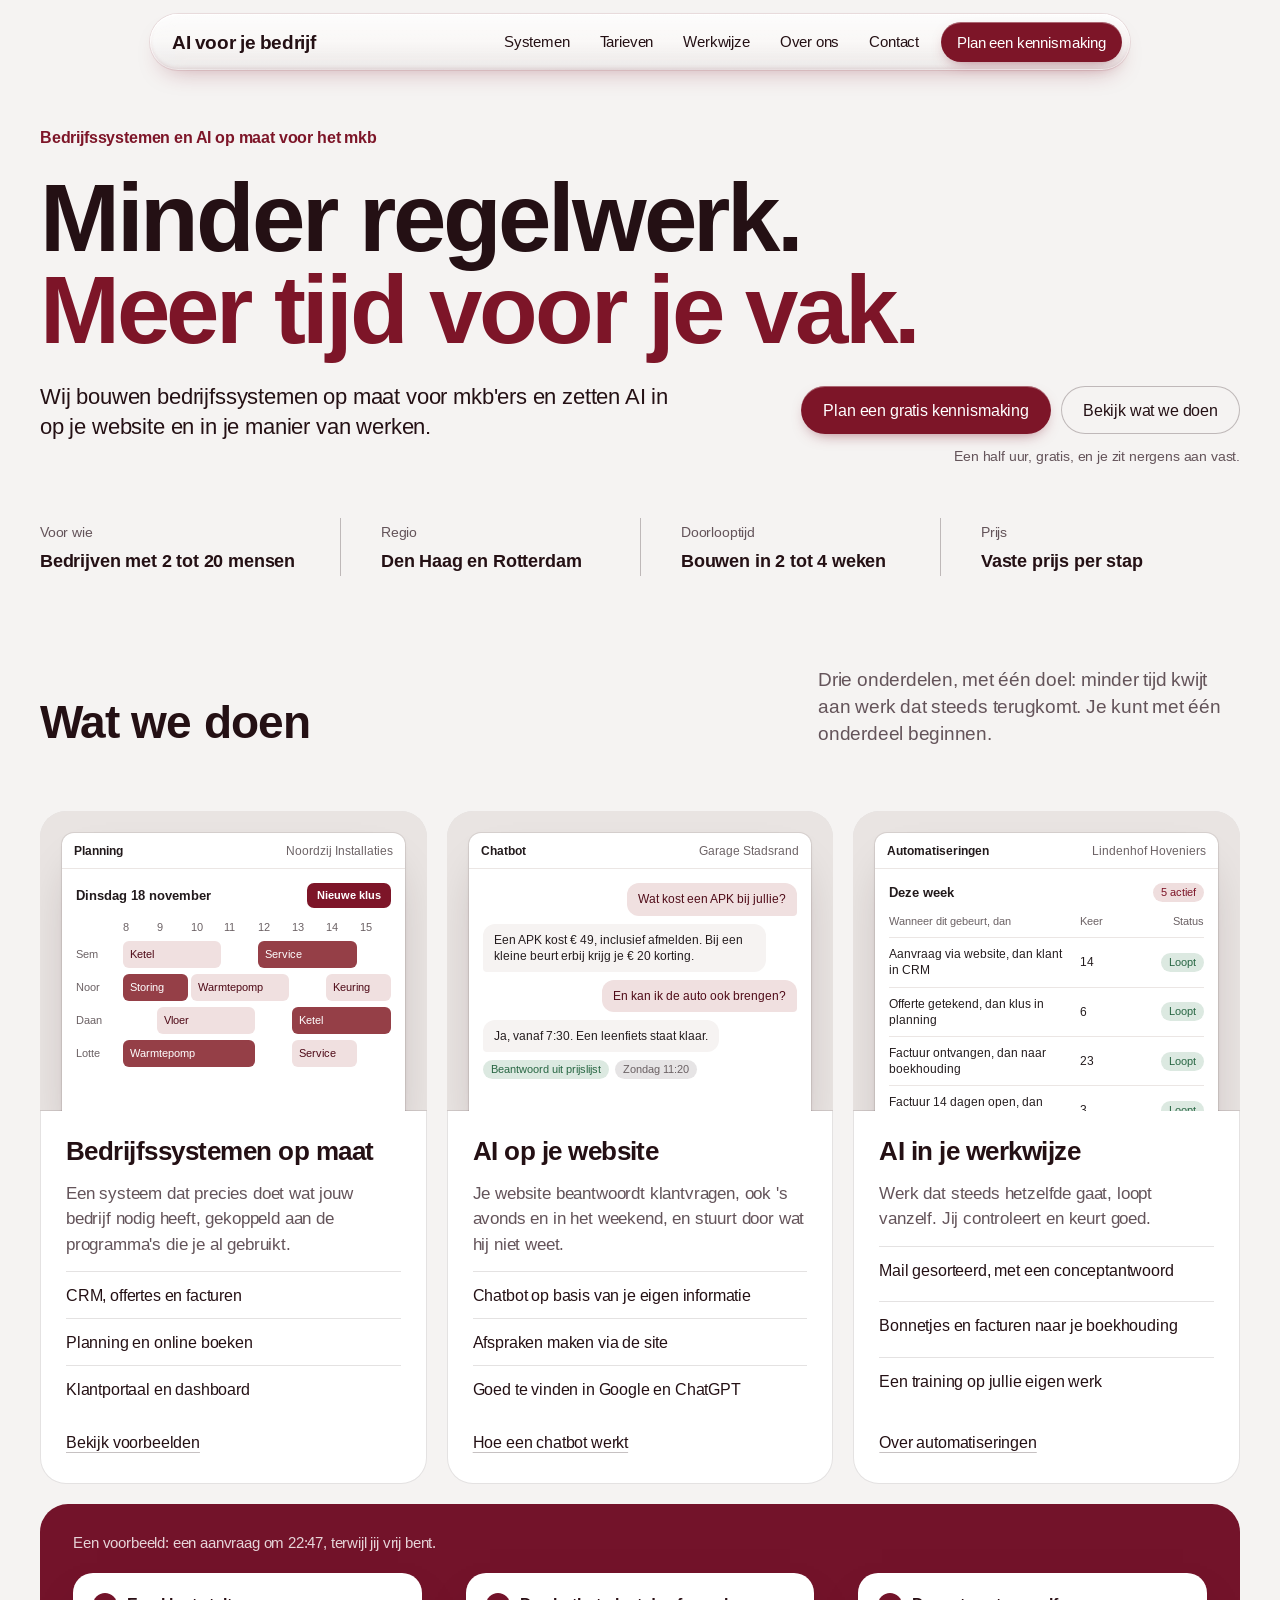
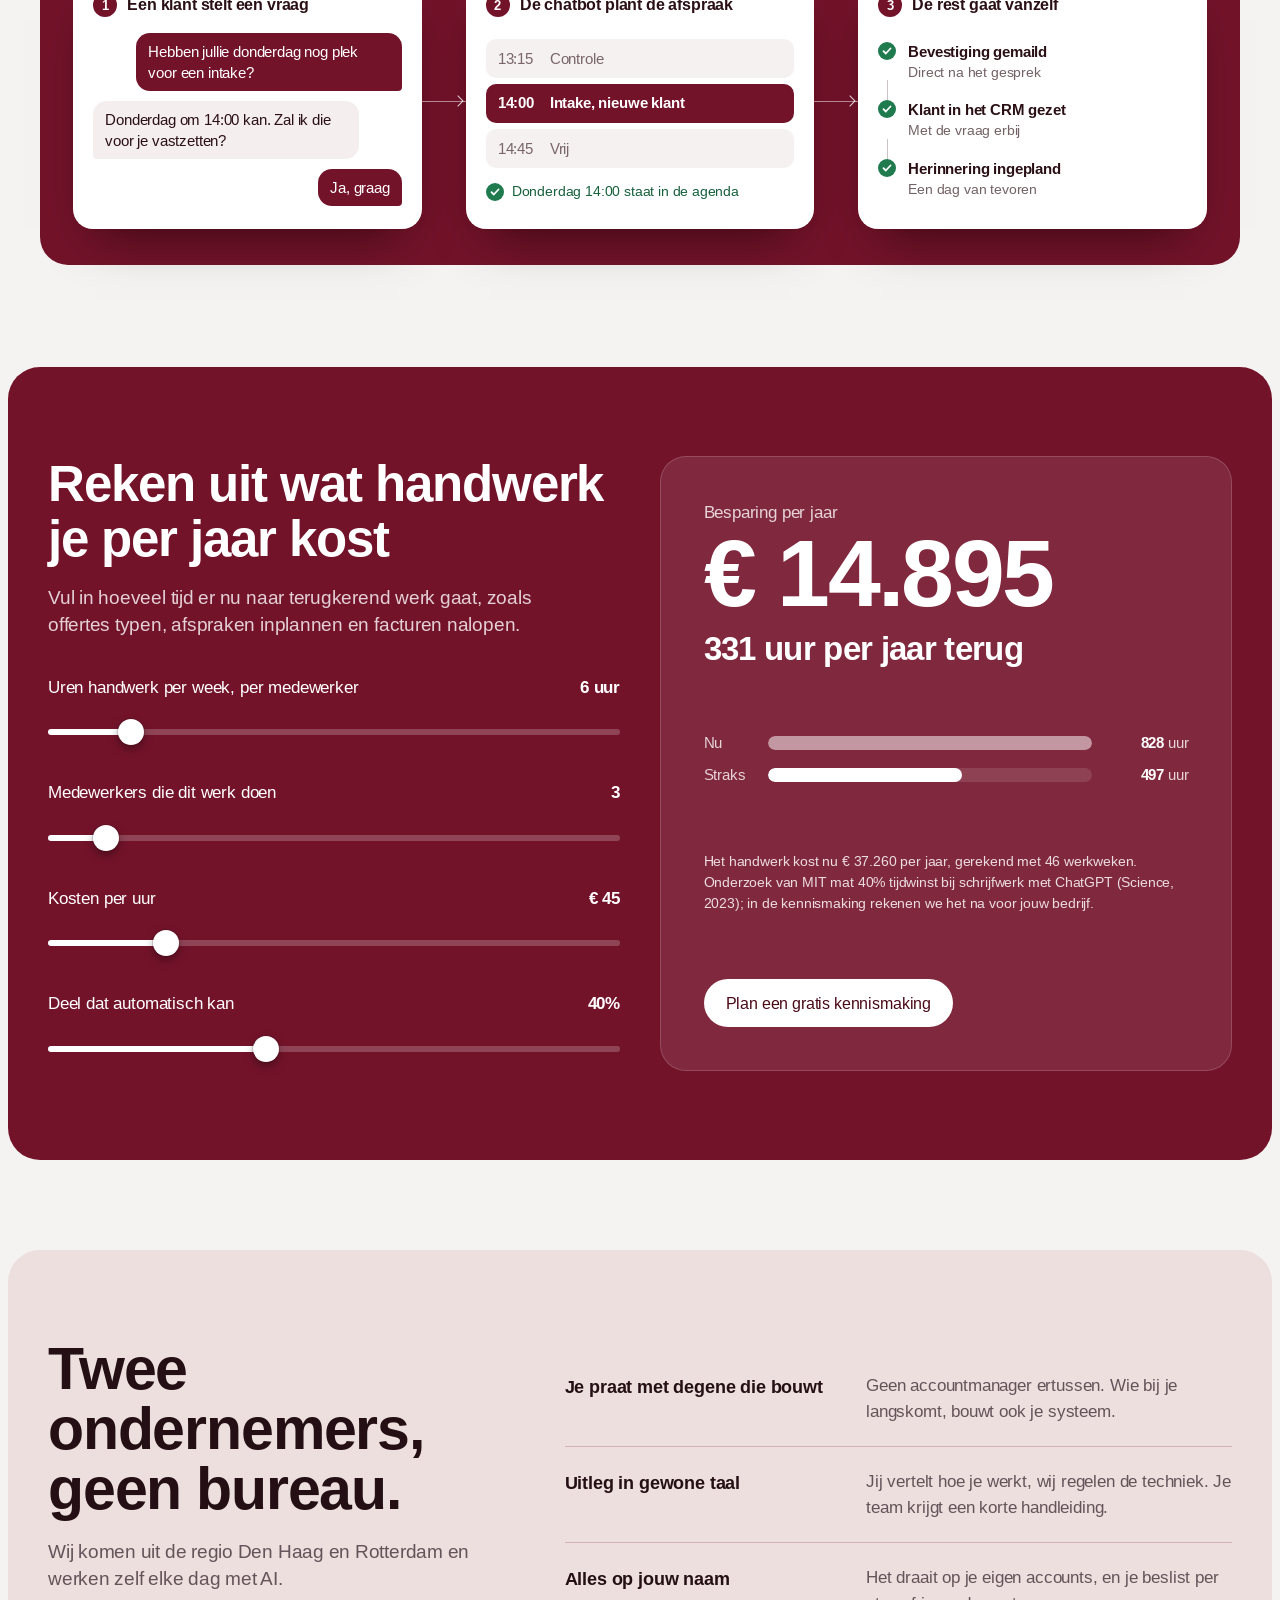
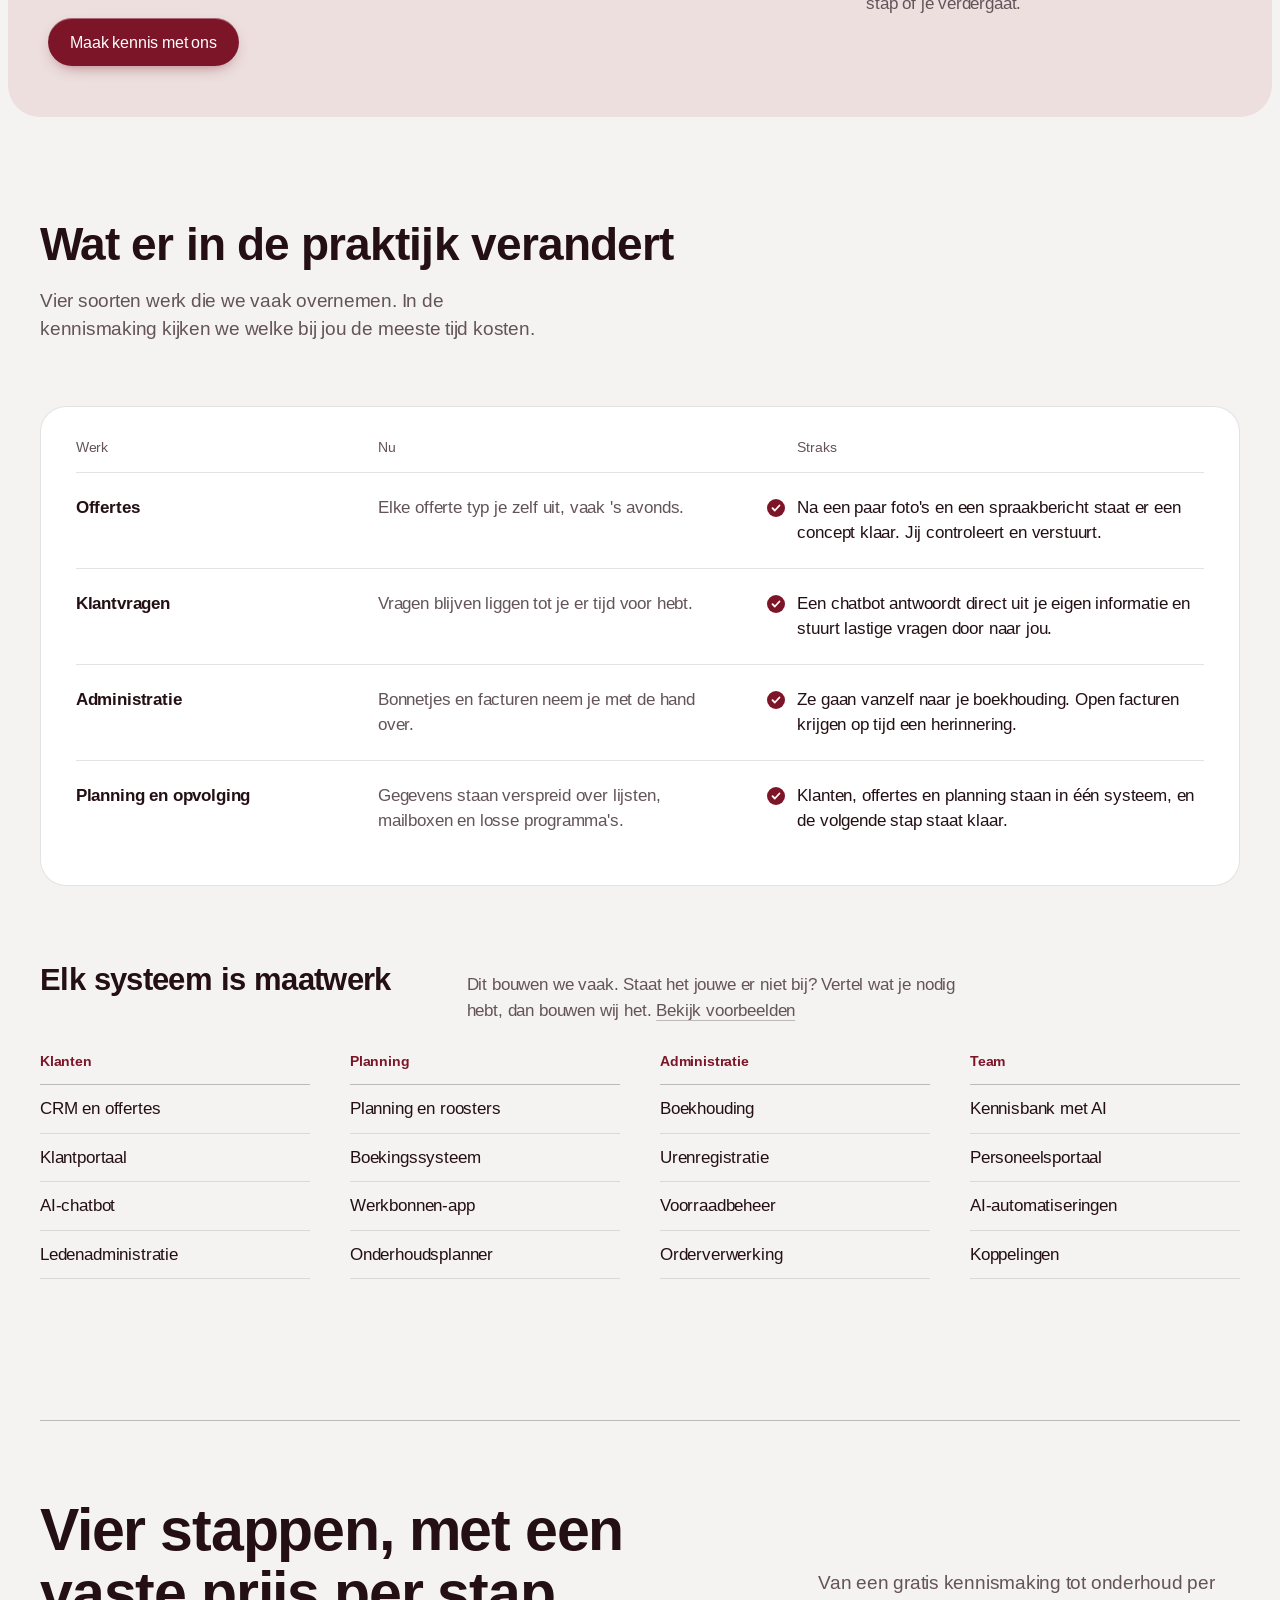
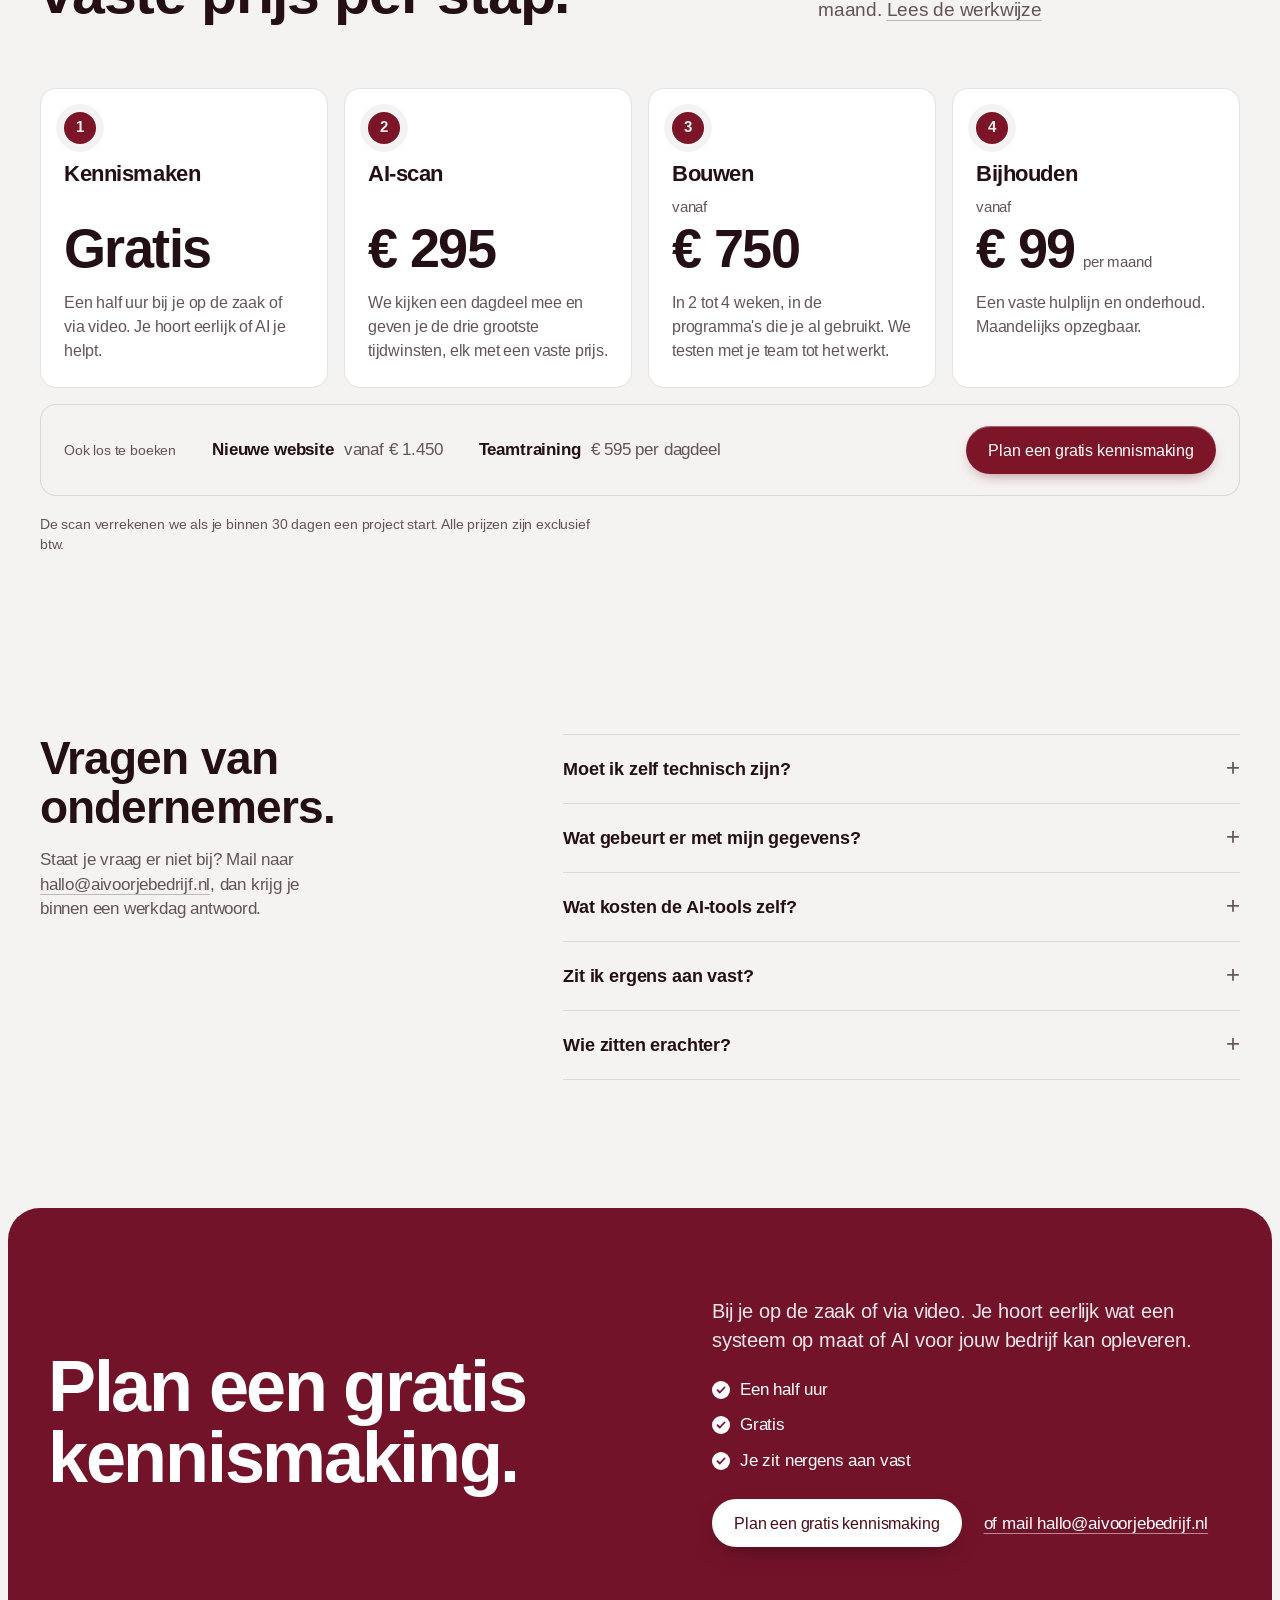
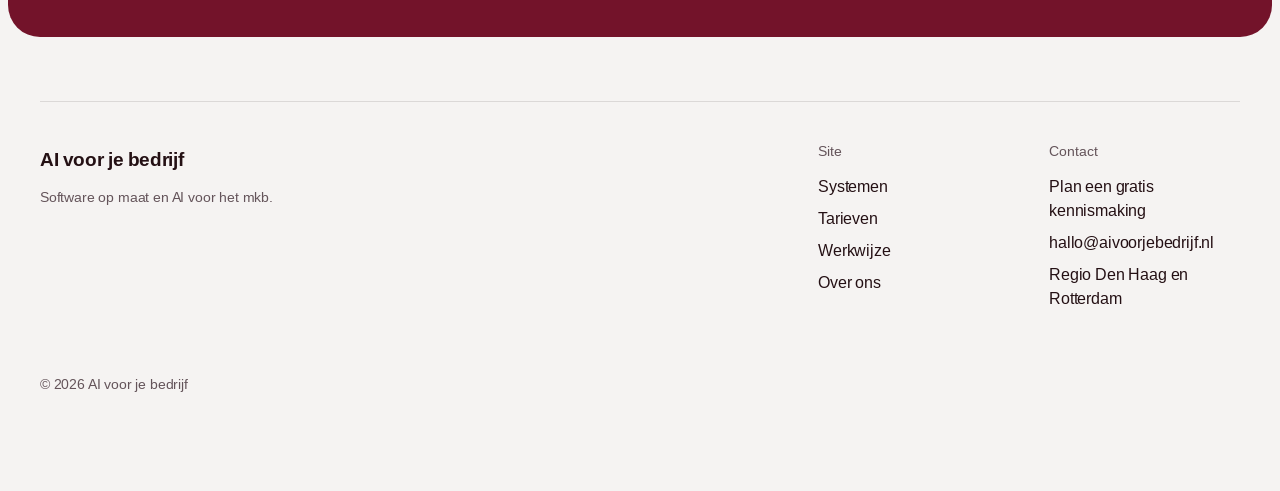
<file: index.html>
<!doctype html>
<html lang="nl">
<head>
<meta charset="utf-8">
<meta name="viewport" content="width=device-width, initial-scale=1, viewport-fit=cover">
<title>AI voor je bedrijf | Software op maat en AI voor het mkb</title>
<meta name="description" content="Wij bouwen bedrijfssystemen op maat voor mkb'ers en zetten AI in op je website en in je manier van werken, zodat je veel minder tijd kwijt bent aan terugkerend werk. Regio Den Haag en Rotterdam.">
<meta property="og:type" content="website">
<meta property="og:title" content="AI voor je bedrijf | Software op maat en AI voor het mkb">
<meta property="og:description" content="Wij bouwen bedrijfssystemen op maat voor mkb'ers en zetten AI in op je website en in je manier van werken, zodat je veel minder tijd kwijt bent aan terugkerend werk. Regio Den Haag en Rotterdam.">
<meta name="theme-color" content="#f5f3f2">
<link rel="canonical" href="https://aivoorjebedrijf.nl/">
<meta property="og:url" content="https://aivoorjebedrijf.nl/">
<meta property="og:site_name" content="AI voor je bedrijf">
<meta property="og:locale" content="nl_NL">
<meta property="og:image" content="https://aivoorjebedrijf.nl/og.png">
<meta name="twitter:card" content="summary_large_image">
<link rel="icon" href="favicon.svg" type="image/svg+xml">
<link rel="apple-touch-icon" href="apple-touch-icon.png">
<link rel="preconnect" href="https://fonts.googleapis.com">
<link rel="preconnect" href="https://fonts.gstatic.com" crossorigin>
<link href="https://fonts.googleapis.com/css2?family=Arimo:wght@400..700&display=swap" rel="stylesheet">
<link rel="stylesheet" href="css/site.css">
<script>document.documentElement.classList.add('js')</script>
<script src="js/site.js" defer></script>
</head>
<body data-page="index">
<a class="skip" href="#inhoud">Naar de inhoud</a>
<header class="nav glass" data-lens>
  <a class="nav__logo" href="index.html">AI voor je bedrijf</a>
  <nav class="nav__links" id="menu" aria-label="Hoofdnavigatie"><a href="systemen.html">Systemen</a><a href="index.html#tarieven">Tarieven</a><a href="werkwijze.html">Werkwijze</a><a href="over-ons.html">Over ons</a><a href="contact.html">Contact</a></nav>
  <a class="btn btn--primary btn--sm" href="contact.html"><span class="lg">Plan een kennismaking</span><span class="sm">Plan gesprek</span></a>
  <button class="nav__toggle" type="button" aria-expanded="false" aria-controls="menu" aria-label="Menu"><svg viewBox="0 0 20 20" aria-hidden="true"><path d="M3 6.5h14M3 13.5h14" stroke="currentColor" stroke-width="1.8" stroke-linecap="round"/></svg></button>
</header>

<main id="inhoud">
<section class="shero" aria-labelledby="hero-h">
  <div class="bstage bstage--light">
    <div class="bhead">
      <p class="bhead__kicker">Bedrijfssystemen en AI op maat voor het mkb</p>
      <h1 id="hero-h">Minder regelwerk. <br><span>Meer tijd voor je vak.</span></h1>
      <div class="bhead__side">
        <p class="bstage__lead">Wij bouwen bedrijfssystemen op maat voor mkb'ers en zetten AI in op je website en in je manier van werken.</p>
        <div class="bhead__cta"><div class="bstage__actions"><a class="btn btn--primary" href="contact.html">Plan een gratis kennismaking</a><a class="btn btn--ghost" href="#wat">Bekijk wat we doen</a></div>
        <p class="bhead__note">Een half uur, gratis, en je zit nergens aan vast.</p></div>
      </div>
    </div>
  </div>
  <div class="wrap">
    <dl class="facts">
      <div><dt>Voor wie</dt><dd>Bedrijven met 2 tot 20 mensen</dd></div>
      <div><dt>Regio</dt><dd>Den Haag en Rotterdam</dd></div>
      <div><dt>Doorlooptijd</dt><dd>Bouwen in 2 tot 4 weken</dd></div>
      <div><dt>Prijs</dt><dd>Vaste prijs per stap</dd></div>
    </dl>
  </div>
</section>

<section class="sec sec--calm" id="wat" aria-labelledby="wat-h">
  <div class="wrap">
    <div class="sec__head sec__head--split">
      <h2 id="wat-h">Wat we doen</h2>
      <p class="lead">Drie onderdelen, met één doel: minder tijd kwijt aan werk dat steeds terugkomt. Je kunt met één onderdeel beginnen.</p>
    </div>
    <ol class="svcs">
      <li class="svc">
        <div class="svc__shot" aria-hidden="true"><div class="win win--bare" role="img" aria-label="Voorbeeld van een planbord met klussen per monteur over de dag"><div class="win__bar"><span>Planning</span><em>Noordzij Installaties</em></div><div class="win__body"><div class="win__side"><span class="on">Vandaag</span><span>Monteurs</span><span>Klussen</span><span>Bussen</span></div><div class="win__main"><div class="win__h"><span>Dinsdag 18 november</span><span class="win__btn">Nieuwe klus</span></div><div class="plan"><span></span><b>8</b><b>9</b><b>10</b><b>11</b><b>12</b><b>13</b><b>14</b><b>15</b><span>Sem</span><div class="job" style="--a: 2; --b: 5">Ketel</div><div class="job job--b" style="--a: 6; --b: 9">Service</div><span>Noor</span><div class="job job--b" style="--a: 2; --b: 4">Storing</div><div class="job" style="--a: 4; --b: 7">Warmtepomp</div><div class="job" style="--a: 8; --b: 10">Keuring</div><span>Daan</span><div class="job" style="--a: 3; --b: 6">Vloer</div><div class="job job--b" style="--a: 7; --b: 10">Ketel</div><span>Lotte</span><div class="job job--b" style="--a: 2; --b: 6">Warmtepomp</div><div class="job" style="--a: 7; --b: 9">Service</div></div></div></div></div></div>
        <div class="svc__text">
          <h3>Bedrijfssystemen op maat</h3>
          <p>Een systeem dat precies doet wat jouw bedrijf nodig heeft, gekoppeld aan de programma's die je al gebruikt.</p>
          <ul class="pillars__list"><li>CRM, offertes en facturen</li><li>Planning en online boeken</li><li>Klantportaal en dashboard</li></ul>
          <a class="link" href="systemen.html">Bekijk voorbeelden</a>
        </div>
      </li>
      <li class="svc">
        <div class="svc__shot" aria-hidden="true"><div class="win win--bare" role="img" aria-label="Voorbeeld van een chatbot op een website die een prijsvraag beantwoordt"><div class="win__bar"><span>Chatbot</span><em>Garage Stadsrand</em></div><div class="win__body"><div class="win__side"><span class="on">Gesprekken</span><span>Antwoorden</span><span>Doorgestuurd</span><span>Instellingen</span></div><div class="win__main"><div class="msgs"><p class="msg msg--me">Wat kost een APK bij jullie?</p><p class="msg">Een APK kost € 49, inclusief afmelden. Bij een kleine beurt erbij krijg je € 20 korting.</p><p class="msg msg--me">En kan ik de auto ook brengen?</p><p class="msg">Ja, vanaf 7:30. Een leenfiets staat klaar.</p><div class="msg__acts"><span class="chip chip--ok">Beantwoord uit prijslijst</span><span class="chip">Zondag 11:20</span></div></div></div></div></div></div>
        <div class="svc__text">
          <h3>AI op je website</h3>
          <p>Je website beantwoordt klantvragen, ook 's avonds en in het weekend, en stuurt door wat hij niet weet.</p>
          <ul class="pillars__list"><li>Chatbot op basis van je eigen informatie</li><li>Afspraken maken via de site</li><li>Goed te vinden in Google en ChatGPT</li></ul>
          <a class="link" href="systemen.html#chatbot">Hoe een chatbot werkt</a>
        </div>
      </li>
      <li class="svc">
        <div class="svc__shot" aria-hidden="true"><div class="win win--bare" role="img" aria-label="Voorbeeld van AI-automatiseringen: wat ze doen en hoe vaak ze deze week liepen"><div class="win__bar"><span>Automatiseringen</span><em>Lindenhof Hoveniers</em></div><div class="win__body"><div class="win__side"><span class="on">Actief</span><span>Logboek</span><span>Koppelingen</span><span>Instellingen</span></div><div class="win__main"><div class="win__h"><span>Deze week</span><span class="chip chip--accent">5 actief</span></div><div><div class="row row--head" style="--cols: minmax(0, 1fr) 44px 72px"><span>Wanneer dit gebeurt, dan</span><span>Keer</span><span>Status</span></div><div class="row" style="--cols: minmax(0, 1fr) 44px 72px"><span>Aanvraag via website, dan klant in CRM</span><span>14</span><span><span class="chip chip--ok">Loopt</span></span></div><div class="row" style="--cols: minmax(0, 1fr) 44px 72px"><span>Offerte getekend, dan klus in planning</span><span>6</span><span><span class="chip chip--ok">Loopt</span></span></div><div class="row" style="--cols: minmax(0, 1fr) 44px 72px"><span>Factuur ontvangen, dan naar boekhouding</span><span>23</span><span><span class="chip chip--ok">Loopt</span></span></div><div class="row" style="--cols: minmax(0, 1fr) 44px 72px"><span>Factuur 14 dagen open, dan herinnering</span><span>3</span><span><span class="chip chip--ok">Loopt</span></span></div><div class="row" style="--cols: minmax(0, 1fr) 44px 72px"><span>Vraag in mail, dan concept-antwoord</span><span>41</span><span><span class="chip chip--ok">Loopt</span></span></div></div></div></div></div></div>
        <div class="svc__text">
          <h3>AI in je werkwijze</h3>
          <p>Werk dat steeds hetzelfde gaat, loopt vanzelf. Jij controleert en keurt goed.</p>
          <ul class="pillars__list"><li>Mail gesorteerd, met een conceptantwoord</li><li>Bonnetjes en facturen naar je boekhouding</li><li>Een training op jullie eigen werk</li></ul>
          <a class="link" href="systemen.html#automatiseringen">Over automatiseringen</a>
        </div>
      </li>
    </ol>
    <div class="hpanel" data-dark>
    <p class="chain__cap">Een voorbeeld: een aanvraag om 22:47, terwijl jij vrij bent.</p>
    <ol class="chain">
      <li class="chain__card">
        <p class="chain__h"><b>1</b><span>Een klant stelt een vraag</span></p>
        <div class="chain__body chain__body--chat">
          <p class="bub bub--me">Hebben jullie donderdag nog plek voor een intake?</p>
          <p class="bub">Donderdag om 14:00 kan. Zal ik die voor je vastzetten?</p>
          <p class="bub bub--me">Ja, graag</p>
        </div>
      </li>
      <li class="chain__card">
        <p class="chain__h"><b>2</b><span>De chatbot plant de afspraak</span></p>
        <div class="chain__body">
          <div class="slots"><p><span>13:15</span><i>Controle</i></p><p class="on"><span>14:00</span><i>Intake, nieuwe klant</i></p><p><span>14:45</span><i>Vrij</i></p></div>
          <p class="float__ok"><svg viewBox="0 0 12 12" aria-hidden="true"><path d="M2.5 6.2l2.3 2.3 4.7-5" fill="none" stroke="currentColor" stroke-width="1.8" stroke-linecap="round" stroke-linejoin="round"/></svg>Donderdag 14:00 staat in de agenda</p>
        </div>
      </li>
      <li class="chain__card">
        <p class="chain__h"><b>3</b><span>De rest gaat vanzelf</span></p>
        <div class="chain__body">
          <ol class="flow">
            <li><svg viewBox="0 0 12 12" aria-hidden="true"><path d="M2.5 6.2l2.3 2.3 4.7-5" fill="none" stroke="currentColor" stroke-width="1.8" stroke-linecap="round" stroke-linejoin="round"/></svg><span><b>Bevestiging gemaild</b>Direct na het gesprek</span></li>
            <li><svg viewBox="0 0 12 12" aria-hidden="true"><path d="M2.5 6.2l2.3 2.3 4.7-5" fill="none" stroke="currentColor" stroke-width="1.8" stroke-linecap="round" stroke-linejoin="round"/></svg><span><b>Klant in het CRM gezet</b>Met de vraag erbij</span></li>
            <li><svg viewBox="0 0 12 12" aria-hidden="true"><path d="M2.5 6.2l2.3 2.3 4.7-5" fill="none" stroke="currentColor" stroke-width="1.8" stroke-linecap="round" stroke-linejoin="round"/></svg><span><b>Herinnering ingepland</b>Een dag van tevoren</span></li>
          </ol>
        </div>
      </li>
    </ol>
    </div>
  </div>
</section>

<section class="band on-navy bslab" id="besparing" aria-labelledby="besparing-h" data-dark>
  <div class="wrap calc">
    <div class="calc__head">
      <h2 id="besparing-h">Reken uit wat handwerk <br>je per jaar kost</h2>
      <p class="lead">Vul in hoeveel tijd er nu naar terugkerend werk gaat, zoals offertes typen, afspraken inplannen en facturen nalopen.</p>
    </div>
    <form class="calc__form" id="calc" onsubmit="return false">
      <div class="field"><div class="field__top"><label for="c-uren">Uren handwerk per week, per medewerker</label><output id="l-uren" for="c-uren">6 uur</output></div><input type="range" id="c-uren" min="1" max="40" step="1" value="6"></div>
      <div class="field"><div class="field__top"><label for="c-mensen">Medewerkers die dit werk doen</label><output id="l-mensen" for="c-mensen">3</output></div><input type="range" id="c-mensen" min="1" max="25" step="1" value="3"></div>
      <div class="field"><div class="field__top"><label for="c-tarief">Kosten per uur</label><output id="l-tarief" for="c-tarief">€ 45</output></div><input type="range" id="c-tarief" min="20" max="150" step="5" value="45"></div>
      <div class="field"><div class="field__top"><label for="c-deel">Deel dat automatisch kan</label><output id="l-deel" for="c-deel">40%</output></div><input type="range" id="c-deel" min="10" max="90" step="5" value="40"></div>
    </form>
    <div class="calc__cta"><p class="small">Gerekend met 46 werkweken. Onderzoek van MIT mat 40% tijdwinst bij schrijfwerk met ChatGPT (Science, 2023).</p><a class="btn btn--ink" href="contact.html">Plan een kennismaking</a></div>
    <div class="calc__out" aria-live="polite">
      <div><p>Besparing per jaar</p><p class="calc__big">€&nbsp;<span id="o-euro">14.895</span></p><p class="calc__mid"><span id="o-uren">331</span> uur per jaar terug</p></div>
      <div class="cmp">
        <div class="cmp__row"><span>Nu</span><span class="cmp__bar"><i style="width: 100%"></i></span><span><b id="o-uren-nu">828</b> uur</span></div>
        <div class="cmp__row cmp__row--na"><span>Straks</span><span class="cmp__bar"><i id="bar-na" style="width: 60%"></i></span><span><b id="o-uren-na">497</b> uur</span></div>
      </div>
      <p class="small">Het handwerk kost nu €&nbsp;<span id="o-euro-nu">37.260</span> per jaar, gerekend met 46 werkweken. Onderzoek van MIT mat 40% tijdwinst bij schrijfwerk met ChatGPT (Science, 2023); in de kennismaking rekenen we het na voor jouw bedrijf.</p>
      <a class="btn btn--primary" href="contact.html">Plan een gratis kennismaking</a>
    </div>
  </div>
</section>


<section class="tint" id="wie" aria-labelledby="wie-h">
  <div class="wrap who">
    <div class="who__head">
      <h2 id="wie-h">Twee ondernemers, geen bureau.</h2>
      <p class="lead">Wij komen uit de regio Den Haag en Rotterdam en werken zelf elke dag met AI.</p>
      <a class="btn btn--primary" href="over-ons.html">Maak kennis met ons</a>
    </div>
    <ul class="who__list">
      <li><b>Je praat met degene die bouwt</b><span>Geen accountmanager ertussen. Wie bij je langskomt, bouwt ook je systeem.</span></li>
      <li><b>Uitleg in gewone taal</b><span>Jij vertelt hoe je werkt, wij regelen de techniek. Je team krijgt een korte handleiding.</span></li>
      <li><b>Alles op jouw naam</b><span>Het draait op je eigen accounts, en je beslist per stap of je verdergaat.</span></li>
    </ul>
  </div>
</section>

<section class="sec sec--calm" id="praktijk" aria-labelledby="praktijk-h">
  <div class="wrap">
    <div class="sec__head">
      <h2 id="praktijk-h">Wat er in de praktijk verandert</h2>
      <p class="lead">Vier soorten werk die we vaak overnemen. In de kennismaking kijken we welke bij jou de meeste tijd kosten.</p>
    </div>
    <div class="cmpt cmpt--card" role="table" aria-label="Werk nu en met een systeem op maat">
      <div class="cmpt__row cmpt__row--head" role="row"><span role="columnheader">Werk</span><span role="columnheader">Nu</span><span role="columnheader">Straks</span></div>
      <div class="cmpt__row" role="row"><b role="cell">Offertes</b><span role="cell" data-l="Nu">Elke offerte typ je zelf uit, vaak 's avonds.</span><span role="cell" data-l="Straks"><svg viewBox="0 0 12 12" aria-hidden="true"><path d="M2.5 6.2l2.3 2.3 4.7-5" fill="none" stroke="currentColor" stroke-width="1.8" stroke-linecap="round" stroke-linejoin="round"/></svg><em>Na een paar foto's en een spraakbericht staat er een concept klaar. Jij controleert en verstuurt.</em></span></div><div class="cmpt__row" role="row"><b role="cell">Klantvragen</b><span role="cell" data-l="Nu">Vragen blijven liggen tot je er tijd voor hebt.</span><span role="cell" data-l="Straks"><svg viewBox="0 0 12 12" aria-hidden="true"><path d="M2.5 6.2l2.3 2.3 4.7-5" fill="none" stroke="currentColor" stroke-width="1.8" stroke-linecap="round" stroke-linejoin="round"/></svg><em>Een chatbot antwoordt direct uit je eigen informatie en stuurt lastige vragen door naar jou.</em></span></div><div class="cmpt__row" role="row"><b role="cell">Administratie</b><span role="cell" data-l="Nu">Bonnetjes en facturen neem je met de hand over.</span><span role="cell" data-l="Straks"><svg viewBox="0 0 12 12" aria-hidden="true"><path d="M2.5 6.2l2.3 2.3 4.7-5" fill="none" stroke="currentColor" stroke-width="1.8" stroke-linecap="round" stroke-linejoin="round"/></svg><em>Ze gaan vanzelf naar je boekhouding. Open facturen krijgen op tijd een herinnering.</em></span></div><div class="cmpt__row" role="row"><b role="cell">Planning en opvolging</b><span role="cell" data-l="Nu">Gegevens staan verspreid over lijsten, mailboxen en losse programma's.</span><span role="cell" data-l="Straks"><svg viewBox="0 0 12 12" aria-hidden="true"><path d="M2.5 6.2l2.3 2.3 4.7-5" fill="none" stroke="currentColor" stroke-width="1.8" stroke-linecap="round" stroke-linejoin="round"/></svg><em>Klanten, offertes en planning staan in één systeem, en de volgende stap staat klaar.</em></span></div>
    </div>
    <div class="custom2" id="voorbeelden">
      <div class="custom2__head"><h3>Elk systeem is maatwerk</h3><p>Dit bouwen we vaak. Staat het jouwe er niet bij? Vertel wat je nodig hebt, dan bouwen wij het. <a class="link" href="systemen.html">Bekijk voorbeelden</a></p></div>
      <div class="groups"><div><h4>Klanten</h4><ul><li>CRM en offertes</li><li>Klantportaal</li><li>AI-chatbot</li><li>Ledenadministratie</li></ul></div><div><h4>Planning</h4><ul><li>Planning en roosters</li><li>Boekingssysteem</li><li>Werkbonnen-app</li><li>Onderhoudsplanner</li></ul></div><div><h4>Administratie</h4><ul><li>Boekhouding</li><li>Urenregistratie</li><li>Voorraadbeheer</li><li>Orderverwerking</li></ul></div><div><h4>Team</h4><ul><li>Kennisbank met AI</li><li>Personeelsportaal</li><li>AI-automatiseringen</li><li>Koppelingen</li></ul></div></div>
    </div>
  </div>
</section>

<section class="sec sec--tight" id="tarieven" aria-labelledby="tarieven-h">
  <div class="wrap">
    <div class="sec__head sec__head--split">
      <h2 id="tarieven-h">Vier stappen, met een vaste prijs per stap.</h2>
      <p class="lead">Van een gratis kennismaking tot onderhoud per maand. <a class="link" href="werkwijze.html">Lees de werkwijze</a></p>
    </div>
    <ol class="steps steps--prices"><li class="step"><span class="step__n" aria-hidden="true">1</span><h3>Kennismaken</h3><p class="price"><span class="price__pre">&nbsp;</span><b>Gratis</b></p><p>Een half uur bij je op de zaak of via video. Je hoort eerlijk of AI je helpt.</p></li><li class="step"><span class="step__n" aria-hidden="true">2</span><h3>AI-scan</h3><p class="price"><span class="price__pre">&nbsp;</span><b>€&nbsp;295</b></p><p>We kijken een dagdeel mee en geven je de drie grootste tijdwinsten, elk met een vaste prijs.</p></li><li class="step"><span class="step__n" aria-hidden="true">3</span><h3>Bouwen</h3><p class="price"><span class="price__pre">vanaf</span><b>€&nbsp;750</b></p><p>In 2 tot 4 weken, in de programma's die je al gebruikt. We testen met je team tot het werkt.</p></li><li class="step"><span class="step__n" aria-hidden="true">4</span><h3>Bijhouden</h3><p class="price"><span class="price__pre">vanaf</span><b>€&nbsp;99</b><span>per maand</span></p><p>Een vaste hulplijn en onderhoud. Maandelijks opzegbaar.</p></li></ol>
    <div class="extra">
      <div class="extra__list"><p class="kicker">Ook los te boeken</p><p><b>Nieuwe website</b><span>vanaf € 1.450</span></p><p><b>Teamtraining</b><span>€ 595 per dagdeel</span></p></div>
      <a class="btn btn--primary" href="contact.html">Plan een gratis kennismaking</a>
    </div>
    <p class="small tarief__note">De scan verrekenen we als je binnen 30 dagen een project start. Alle prijzen zijn exclusief btw.</p>
  </div>
</section>

<section class="sec" id="vragen" aria-labelledby="vragen-h">
  <div class="wrap feat__grid">
    <div class="feat__text faq__side"><h2 id="vragen-h">Vragen van ondernemers.</h2><p class="lead">Staat je vraag er niet bij? Mail naar <a class="link" href="mailto:hallo@aivoorjebedrijf.nl">hallo@aivoorjebedrijf.nl</a>, dan krijg je binnen een werkdag antwoord.</p></div>
    <div class="faq"><details class="faq__item"><summary>Moet ik zelf technisch zijn?</summary><p>Nee. Jij vertelt hoe je werkt, wij regelen de techniek. Je krijgt uitleg in gewone taal en een korte handleiding voor je team.</p></details><details class="faq__item"><summary>Wat gebeurt er met mijn gegevens?</summary><p>We werken met zakelijke versies van AI-tools, die je gegevens niet gebruiken om de AI te trainen. Alles draait op jouw eigen accounts, en met elke klant sluiten we een verwerkersovereenkomst.</p></details><details class="faq__item"><summary>Wat kosten de AI-tools zelf?</summary><p>De meeste zakelijke AI-tools kosten tussen de 6 en 30 euro per gebruiker per maand. Die sluit je zelf af, zodat het abonnement op jouw naam staat.</p></details><details class="faq__item"><summary>Zit ik ergens aan vast?</summary><p>Nee. Elke stap heeft een vaste prijs en je beslist per stap of je verdergaat. De hulplijn is maandelijks opzegbaar.</p></details><details class="faq__item"><summary>Wie zitten erachter?</summary><p>Twee ondernemers uit de regio Den Haag en Rotterdam die zelf dagelijks met AI werken. Je praat altijd met degene die het voor je bouwt.</p></details></div>
  </div>
</section>


<section class="closeslab" id="idee" aria-labelledby="close-h">
  <div class="bslab bslab--close" data-dark>
    <div class="wrap closegrid">
      <h2 id="close-h">Plan een gratis kennismaking.</h2>
      <div class="closegrid__side">
        <p class="bstage__lead">Bij je op de zaak of via video. Je hoort eerlijk wat een systeem op maat of AI voor jouw bedrijf kan opleveren.</p>
        <ul class="assure"><li><svg viewBox="0 0 12 12" aria-hidden="true"><path d="M2.5 6.2l2.3 2.3 4.7-5" fill="none" stroke="currentColor" stroke-width="1.8" stroke-linecap="round" stroke-linejoin="round"/></svg>Een half uur</li><li><svg viewBox="0 0 12 12" aria-hidden="true"><path d="M2.5 6.2l2.3 2.3 4.7-5" fill="none" stroke="currentColor" stroke-width="1.8" stroke-linecap="round" stroke-linejoin="round"/></svg>Gratis</li><li><svg viewBox="0 0 12 12" aria-hidden="true"><path d="M2.5 6.2l2.3 2.3 4.7-5" fill="none" stroke="currentColor" stroke-width="1.8" stroke-linecap="round" stroke-linejoin="round"/></svg>Je zit nergens aan vast</li></ul>
        <div class="bstage__actions"><a class="btn btn--light" href="contact.html">Plan een gratis kennismaking</a><a class="link link--light" href="mailto:hallo@aivoorjebedrijf.nl">of mail hallo@aivoorjebedrijf.nl</a></div>
      </div>
    </div>
  </div>
</section>
</main>

<footer class="wrap foot">
  <div class="foot__brand"><a class="nav__logo" href="index.html">AI voor je bedrijf</a><p class="small">Software op maat en AI voor het mkb.</p></div>
  <div><h3>Site</h3><ul><li><a href="systemen.html">Systemen</a></li><li><a href="index.html#tarieven">Tarieven</a></li><li><a href="werkwijze.html">Werkwijze</a></li><li><a href="over-ons.html">Over ons</a></li></ul></div>
  <div><h3>Contact</h3><ul><li><a href="contact.html">Plan een gratis kennismaking</a></li><li><a href="mailto:hallo@aivoorjebedrijf.nl">hallo@aivoorjebedrijf.nl</a></li><li>Regio Den Haag en Rotterdam</li></ul></div>
  <p class="legal">&copy; 2026 AI voor je bedrijf</p>
</footer>
</body>
</html>
</file>
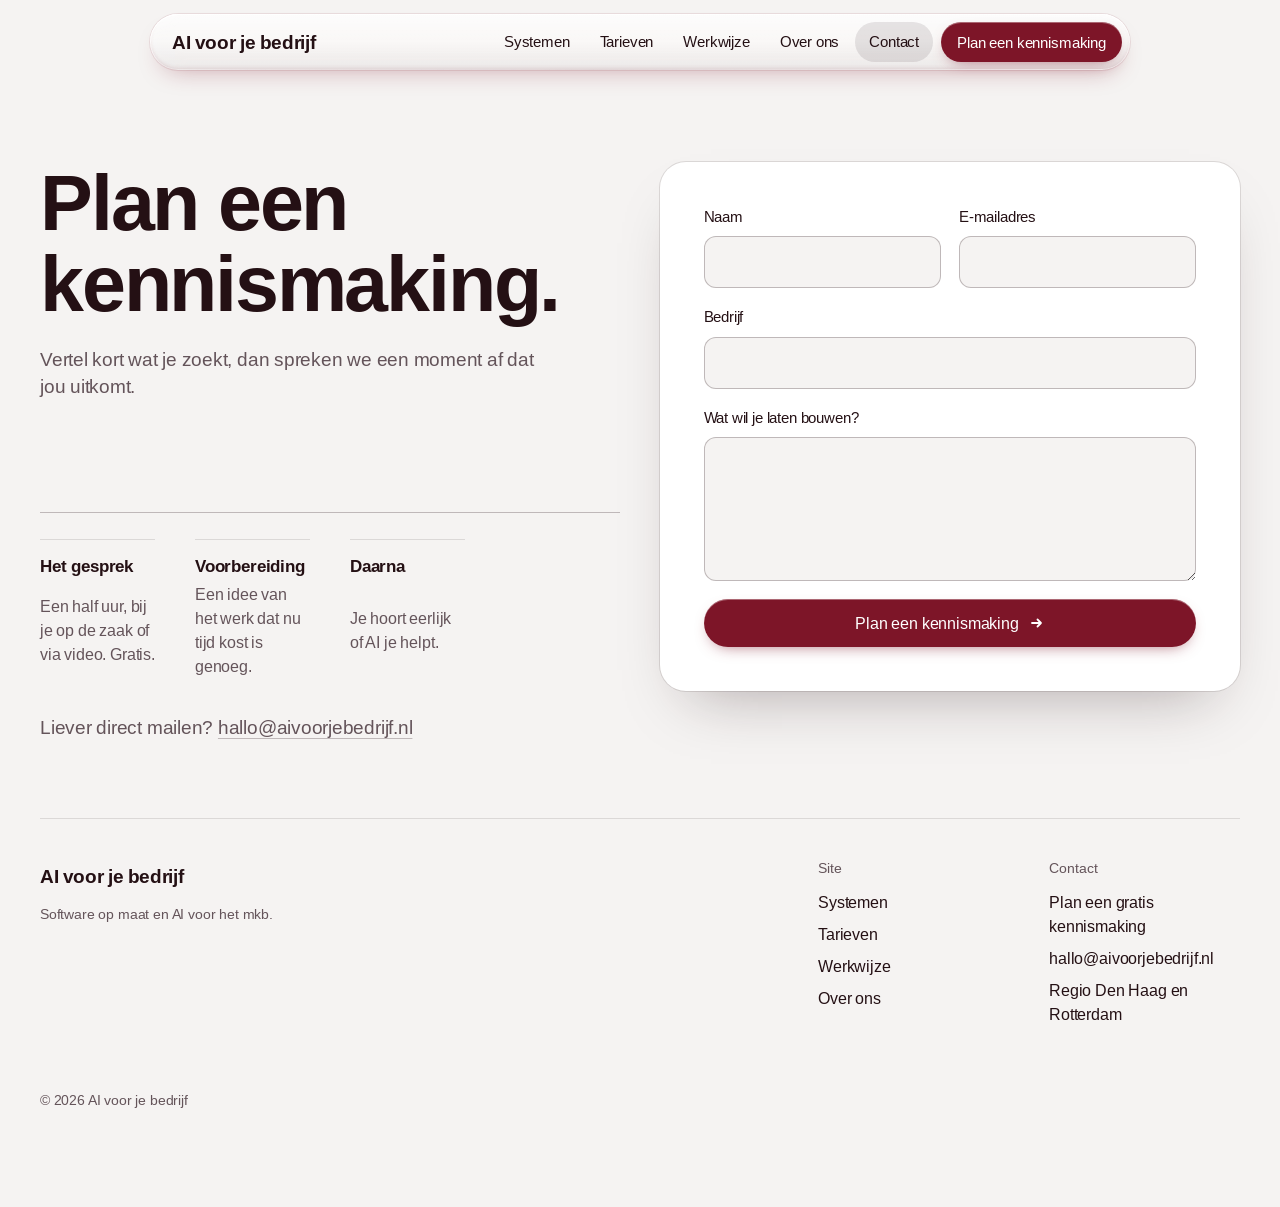
<file: contact.html>
<!doctype html>
<html lang="nl">
<head>
<meta charset="utf-8">
<meta name="viewport" content="width=device-width, initial-scale=1, viewport-fit=cover">
<title>Contact: plan een kennismaking | AI voor je bedrijf</title>
<meta name="description" content="Plan een kennismaking van 30 minuten, online of bij jou op de zaak, en hoor welk systeem en welk werk het meeste oplevert.">
<meta property="og:type" content="website">
<meta property="og:title" content="Contact: plan een kennismaking | AI voor je bedrijf">
<meta property="og:description" content="Plan een kennismaking van 30 minuten, online of bij jou op de zaak, en hoor welk systeem en welk werk het meeste oplevert.">
<meta name="theme-color" content="#f5f3f2">
<link rel="canonical" href="https://aivoorjebedrijf.nl/contact.html">
<meta property="og:url" content="https://aivoorjebedrijf.nl/contact.html">
<meta property="og:site_name" content="AI voor je bedrijf">
<meta property="og:locale" content="nl_NL">
<meta property="og:image" content="https://aivoorjebedrijf.nl/og.png">
<meta name="twitter:card" content="summary_large_image">
<link rel="icon" href="favicon.svg" type="image/svg+xml">
<link rel="apple-touch-icon" href="apple-touch-icon.png">
<link rel="preconnect" href="https://fonts.googleapis.com">
<link rel="preconnect" href="https://fonts.gstatic.com" crossorigin>
<link href="https://fonts.googleapis.com/css2?family=Arimo:wght@400..700&display=swap" rel="stylesheet">
<link rel="stylesheet" href="css/site.css">
<script>document.documentElement.classList.add('js')</script>
<script src="js/site.js" defer></script>
</head>
<body data-page="contact">
<a class="skip" href="#inhoud">Naar de inhoud</a>
<header class="nav glass" data-lens>
  <a class="nav__logo" href="index.html">AI voor je bedrijf</a>
  <nav class="nav__links" id="menu" aria-label="Hoofdnavigatie"><a href="systemen.html">Systemen</a><a href="index.html#tarieven">Tarieven</a><a href="werkwijze.html">Werkwijze</a><a href="over-ons.html">Over ons</a><a href="contact.html" aria-current="page">Contact</a></nav>
  <a class="btn btn--primary btn--sm" href="contact.html"><span class="lg">Plan een kennismaking</span><span class="sm">Plan gesprek</span></a>
  <button class="nav__toggle" type="button" aria-expanded="false" aria-controls="menu" aria-label="Menu"><svg viewBox="0 0 20 20" aria-hidden="true"><path d="M3 6.5h14M3 13.5h14" stroke="currentColor" stroke-width="1.8" stroke-linecap="round"/></svg></button>
</header>

<main id="inhoud">
<section class="phero phero--form" aria-labelledby="hero-h">
  <div class="wrap contact">
    <div class="contact__text">
      <h1 class="display display--page" id="hero-h">Plan een kennis&shy;making.</h1>
      <p class="lead">Vertel kort wat je zoekt, dan spreken we een moment af dat jou uitkomt.</p>
      <ul class="facts">
        <li><b>Het gesprek</b><span>Een half uur, bij je op de zaak of via video. Gratis.</span></li>
        <li><b>Voorbereiding</b><span>Een idee van het werk dat nu tijd kost is genoeg.</span></li>
        <li><b>Daarna</b><span>Je hoort eerlijk of AI je helpt.</span></li>
      </ul>
      <p class="lead">Liever direct mailen? <a class="link" href="mailto:hallo@aivoorjebedrijf.nl">hallo@aivoorjebedrijf.nl</a></p>
    </div>
    <form class="form" id="contact-form" action="mailto:hallo@aivoorjebedrijf.nl" method="post" enctype="text/plain" novalidate>
      <div class="ff"><label for="f-name">Naam</label><input id="f-name" name="naam" type="text" autocomplete="name" required aria-describedby="f-name-err"><p class="ff__err" id="f-name-err" hidden>Vul je naam in.</p></div>
      <div class="ff"><label for="f-email">E-mailadres</label><input id="f-email" name="email" type="email" autocomplete="email" inputmode="email" required aria-describedby="f-email-err"><p class="ff__err" id="f-email-err" hidden>Vul een e-mailadres in met een @, zoals naam@voorbeeld.nl.</p></div>
      <div class="ff ff--full"><label for="f-company">Bedrijf</label><input id="f-company" name="bedrijf" type="text" autocomplete="organization" required aria-describedby="f-company-err"><p class="ff__err" id="f-company-err" hidden>Vul de naam van je bedrijf in.</p></div>
      <div class="ff ff--full"><label for="f-msg">Wat wil je laten bouwen?</label><textarea id="f-msg" name="vraag" rows="5" required aria-describedby="f-msg-err"></textarea><p class="ff__err" id="f-msg-err" hidden>Schrijf in een paar woorden wat je zoekt.</p></div>
      <div class="ff ff--full"><button class="btn btn--primary" type="submit">Plan een kennismaking<svg class="arr" viewBox="0 0 16 16" aria-hidden="true"><path d="M3 8h9M8.5 4.5 12 8l-3.5 3.5" fill="none" stroke="currentColor" stroke-width="1.8" stroke-linecap="round" stroke-linejoin="round"/></svg></button></div>
    </form>
  </div>
</section>
</main>

<footer class="wrap foot">
  <div class="foot__brand"><a class="nav__logo" href="index.html">AI voor je bedrijf</a><p class="small">Software op maat en AI voor het mkb.</p></div>
  <div><h3>Site</h3><ul><li><a href="systemen.html">Systemen</a></li><li><a href="index.html#tarieven">Tarieven</a></li><li><a href="werkwijze.html">Werkwijze</a></li><li><a href="over-ons.html">Over ons</a></li></ul></div>
  <div><h3>Contact</h3><ul><li><a href="contact.html">Plan een gratis kennismaking</a></li><li><a href="mailto:hallo@aivoorjebedrijf.nl">hallo@aivoorjebedrijf.nl</a></li><li>Regio Den Haag en Rotterdam</li></ul></div>
  <p class="legal">&copy; 2026 AI voor je bedrijf</p>
</footer>
</body>
</html>
</file>
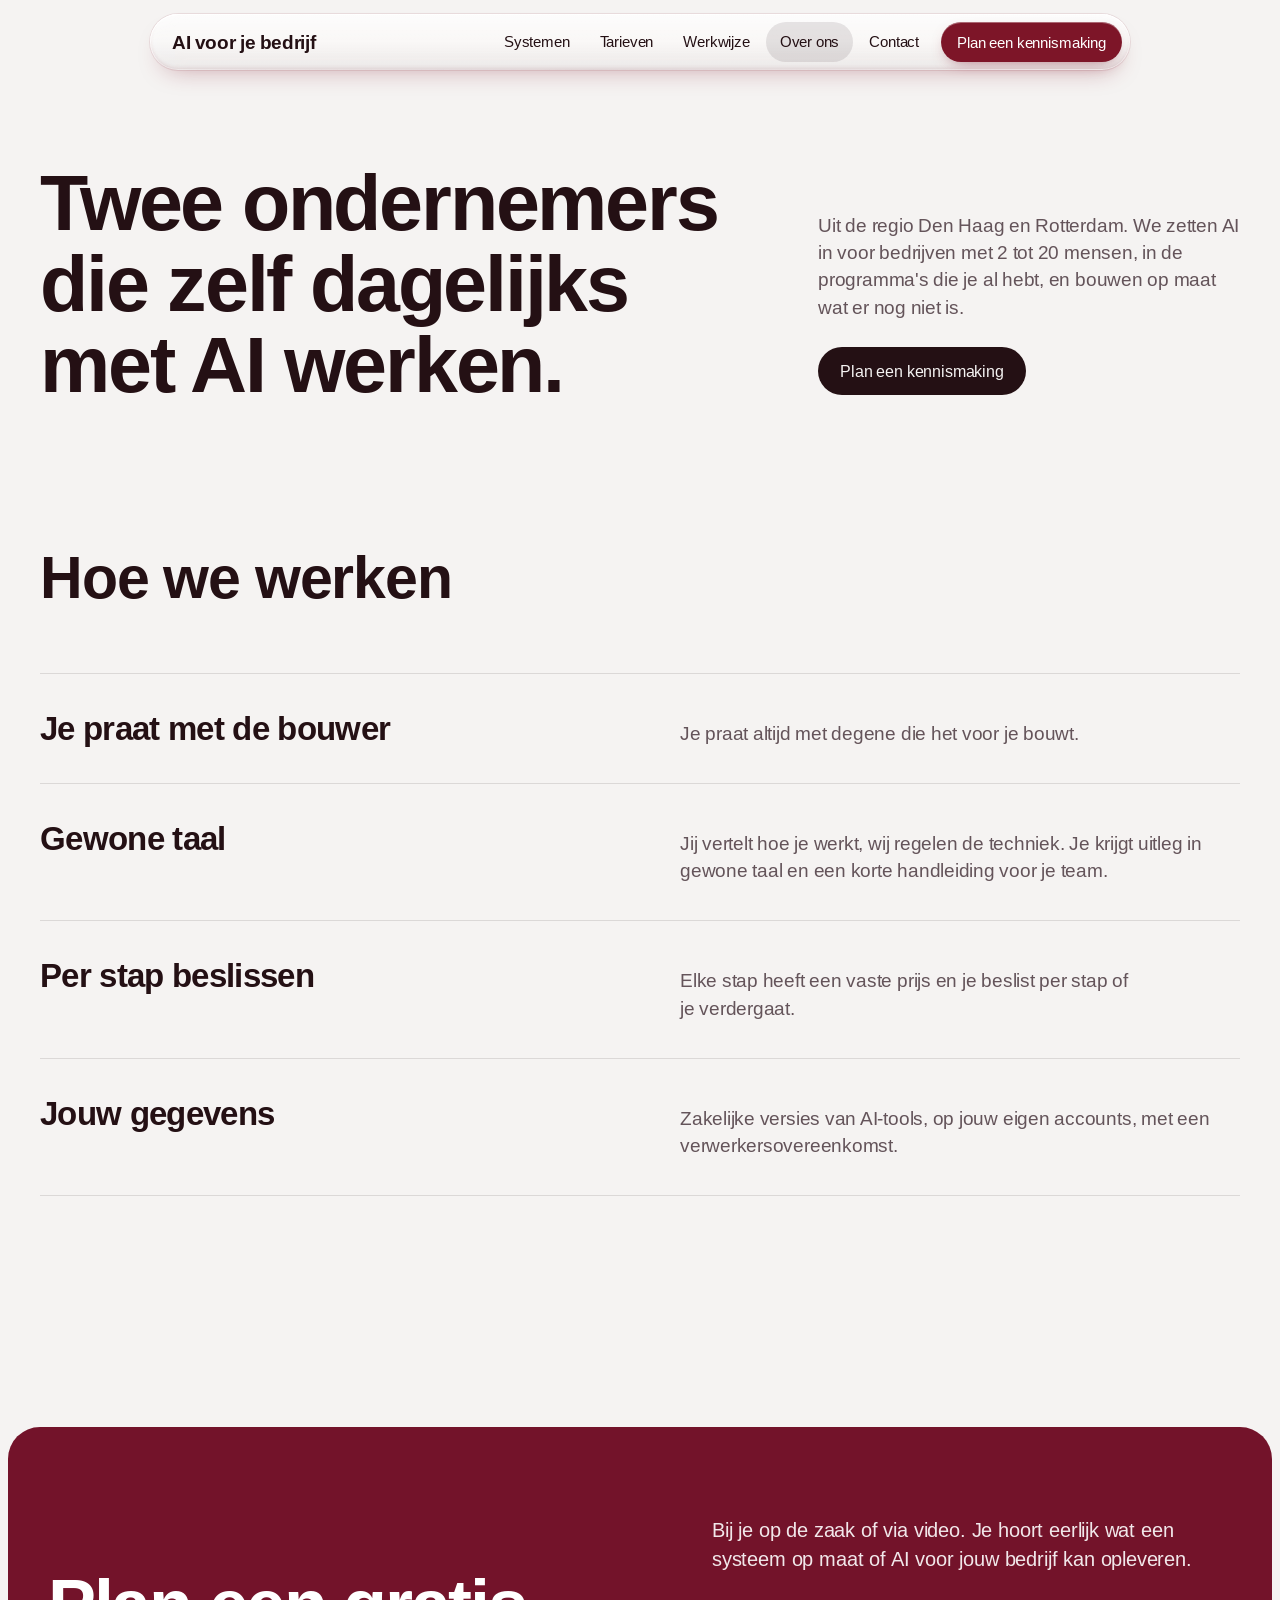
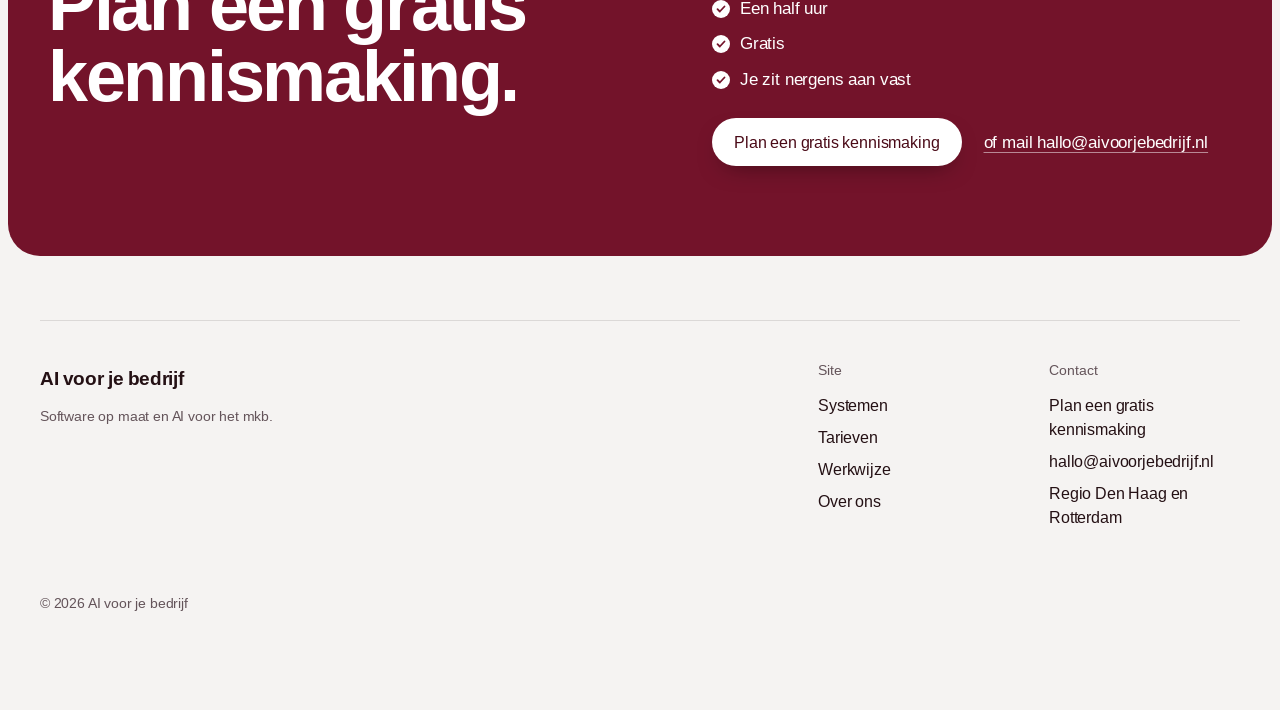
<file: over-ons.html>
<!doctype html>
<html lang="nl">
<head>
<meta charset="utf-8">
<meta name="viewport" content="width=device-width, initial-scale=1, viewport-fit=cover">
<title>Over ons | AI voor je bedrijf</title>
<meta name="description" content="Twee ondernemers uit de regio Den Haag en Rotterdam die zelf dagelijks met AI werken. Je praat altijd met degene die het voor je bouwt.">
<meta property="og:type" content="website">
<meta property="og:title" content="Over ons | AI voor je bedrijf">
<meta property="og:description" content="Twee ondernemers uit de regio Den Haag en Rotterdam die zelf dagelijks met AI werken. Je praat altijd met degene die het voor je bouwt.">
<meta name="theme-color" content="#f5f3f2">
<link rel="canonical" href="https://aivoorjebedrijf.nl/over-ons.html">
<meta property="og:url" content="https://aivoorjebedrijf.nl/over-ons.html">
<meta property="og:site_name" content="AI voor je bedrijf">
<meta property="og:locale" content="nl_NL">
<meta property="og:image" content="https://aivoorjebedrijf.nl/og.png">
<meta name="twitter:card" content="summary_large_image">
<link rel="icon" href="favicon.svg" type="image/svg+xml">
<link rel="apple-touch-icon" href="apple-touch-icon.png">
<link rel="preconnect" href="https://fonts.googleapis.com">
<link rel="preconnect" href="https://fonts.gstatic.com" crossorigin>
<link href="https://fonts.googleapis.com/css2?family=Arimo:wght@400..700&display=swap" rel="stylesheet">
<link rel="stylesheet" href="css/site.css">
<script>document.documentElement.classList.add('js')</script>
<script src="js/site.js" defer></script>
</head>
<body data-page="over-ons">
<a class="skip" href="#inhoud">Naar de inhoud</a>
<header class="nav glass" data-lens>
  <a class="nav__logo" href="index.html">AI voor je bedrijf</a>
  <nav class="nav__links" id="menu" aria-label="Hoofdnavigatie"><a href="systemen.html">Systemen</a><a href="index.html#tarieven">Tarieven</a><a href="werkwijze.html">Werkwijze</a><a href="over-ons.html" aria-current="page">Over ons</a><a href="contact.html">Contact</a></nav>
  <a class="btn btn--primary btn--sm" href="contact.html"><span class="lg">Plan een kennismaking</span><span class="sm">Plan gesprek</span></a>
  <button class="nav__toggle" type="button" aria-expanded="false" aria-controls="menu" aria-label="Menu"><svg viewBox="0 0 20 20" aria-hidden="true"><path d="M3 6.5h14M3 13.5h14" stroke="currentColor" stroke-width="1.8" stroke-linecap="round"/></svg></button>
</header>

<main id="inhoud">
<section class="phero" aria-labelledby="hero-h">
  <div class="wrap hero__top">
    <h1 class="display display--page" id="hero-h">Twee ondernemers die zelf dagelijks met AI werken.</h1>
    <div class="hero__copy">
      <p class="lead">Uit de regio Den Haag en Rotterdam. We zetten AI in voor bedrijven met 2 tot 20 mensen, in de programma's die je al hebt, en bouwen op maat wat er nog niet is.</p>
      <div class="hero__actions"><a class="btn btn--ink" href="contact.html">Plan een kennismaking</a></div>
    </div>
  </div>
</section>
<section class="sec sec--top0" aria-labelledby="afspraken-h">
  <div class="wrap">
    <div class="sec__head"><h2 id="afspraken-h">Hoe we werken</h2></div>
    <ol class="rowlist">
      <li class="rowlist__row"><h3 class="h3x">Je praat met de bouwer</h3><p class="rowlist__tag"></p><p class="lead">Je praat altijd met degene die het voor je bouwt.</p></li>
      <li class="rowlist__row"><h3 class="h3x">Gewone taal</h3><p class="rowlist__tag"></p><p class="lead">Jij vertelt hoe je werkt, wij regelen de techniek. Je krijgt uitleg in gewone taal en een korte handleiding voor je team.</p></li>
      <li class="rowlist__row"><h3 class="h3x">Per stap beslissen</h3><p class="rowlist__tag"></p><p class="lead">Elke stap heeft een vaste prijs en je beslist per stap of je verdergaat.</p></li>
      <li class="rowlist__row"><h3 class="h3x">Jouw gegevens</h3><p class="rowlist__tag"></p><p class="lead">Zakelijke versies van AI-tools, op jouw eigen accounts, met een verwerkersovereenkomst.</p></li>
    </ol>
  </div>
</section>
<section class="closeslab" id="idee" aria-labelledby="close-h">
  <div class="bslab bslab--close" data-dark>
    <div class="wrap closegrid">
      <h2 id="close-h">Plan een gratis kennismaking.</h2>
      <div class="closegrid__side">
        <p class="bstage__lead">Bij je op de zaak of via video. Je hoort eerlijk wat een systeem op maat of AI voor jouw bedrijf kan opleveren.</p>
        <ul class="assure"><li><svg viewBox="0 0 12 12" aria-hidden="true"><path d="M2.5 6.2l2.3 2.3 4.7-5" fill="none" stroke="currentColor" stroke-width="1.8" stroke-linecap="round" stroke-linejoin="round"/></svg>Een half uur</li><li><svg viewBox="0 0 12 12" aria-hidden="true"><path d="M2.5 6.2l2.3 2.3 4.7-5" fill="none" stroke="currentColor" stroke-width="1.8" stroke-linecap="round" stroke-linejoin="round"/></svg>Gratis</li><li><svg viewBox="0 0 12 12" aria-hidden="true"><path d="M2.5 6.2l2.3 2.3 4.7-5" fill="none" stroke="currentColor" stroke-width="1.8" stroke-linecap="round" stroke-linejoin="round"/></svg>Je zit nergens aan vast</li></ul>
        <div class="bstage__actions"><a class="btn btn--light" href="contact.html">Plan een gratis kennismaking</a><a class="link link--light" href="mailto:hallo@aivoorjebedrijf.nl">of mail hallo@aivoorjebedrijf.nl</a></div>
      </div>
    </div>
  </div>
</section>
</main>

<footer class="wrap foot">
  <div class="foot__brand"><a class="nav__logo" href="index.html">AI voor je bedrijf</a><p class="small">Software op maat en AI voor het mkb.</p></div>
  <div><h3>Site</h3><ul><li><a href="systemen.html">Systemen</a></li><li><a href="index.html#tarieven">Tarieven</a></li><li><a href="werkwijze.html">Werkwijze</a></li><li><a href="over-ons.html">Over ons</a></li></ul></div>
  <div><h3>Contact</h3><ul><li><a href="contact.html">Plan een gratis kennismaking</a></li><li><a href="mailto:hallo@aivoorjebedrijf.nl">hallo@aivoorjebedrijf.nl</a></li><li>Regio Den Haag en Rotterdam</li></ul></div>
  <p class="legal">&copy; 2026 AI voor je bedrijf</p>
</footer>
</body>
</html>
</file>
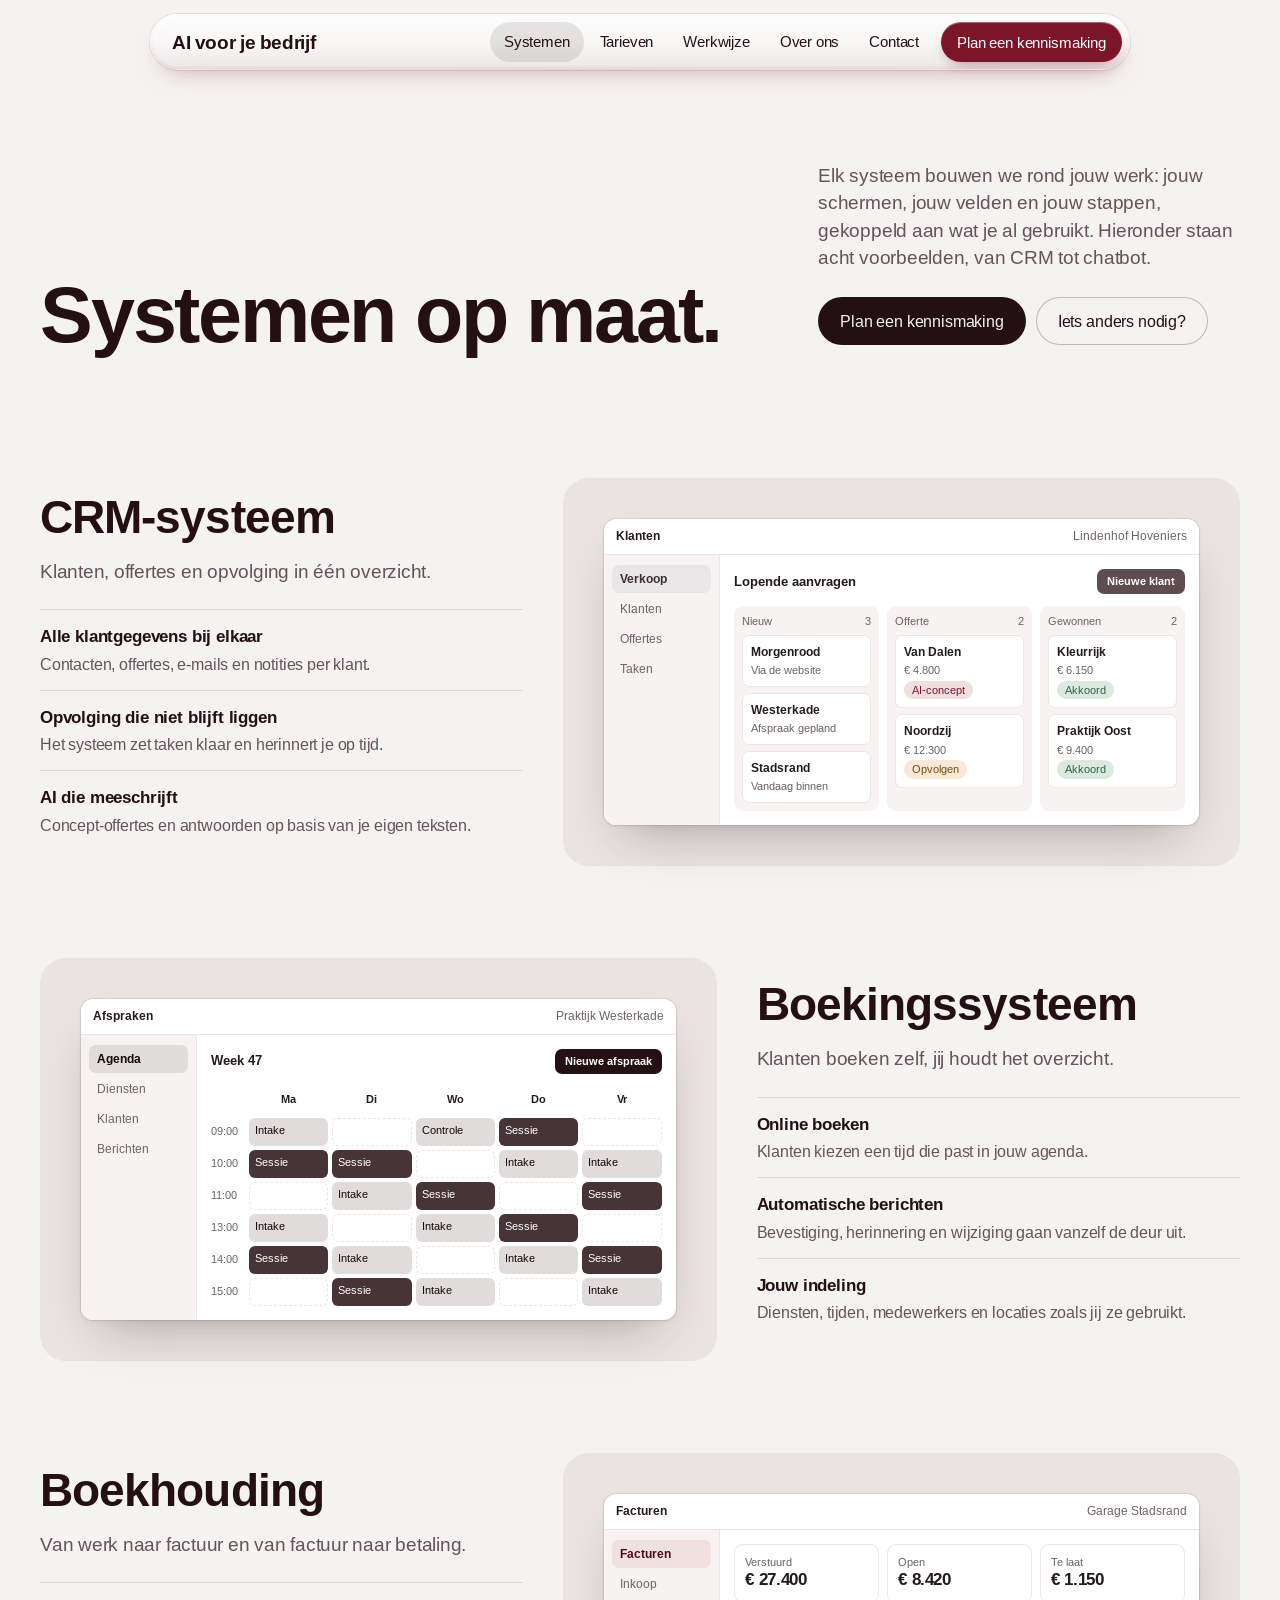
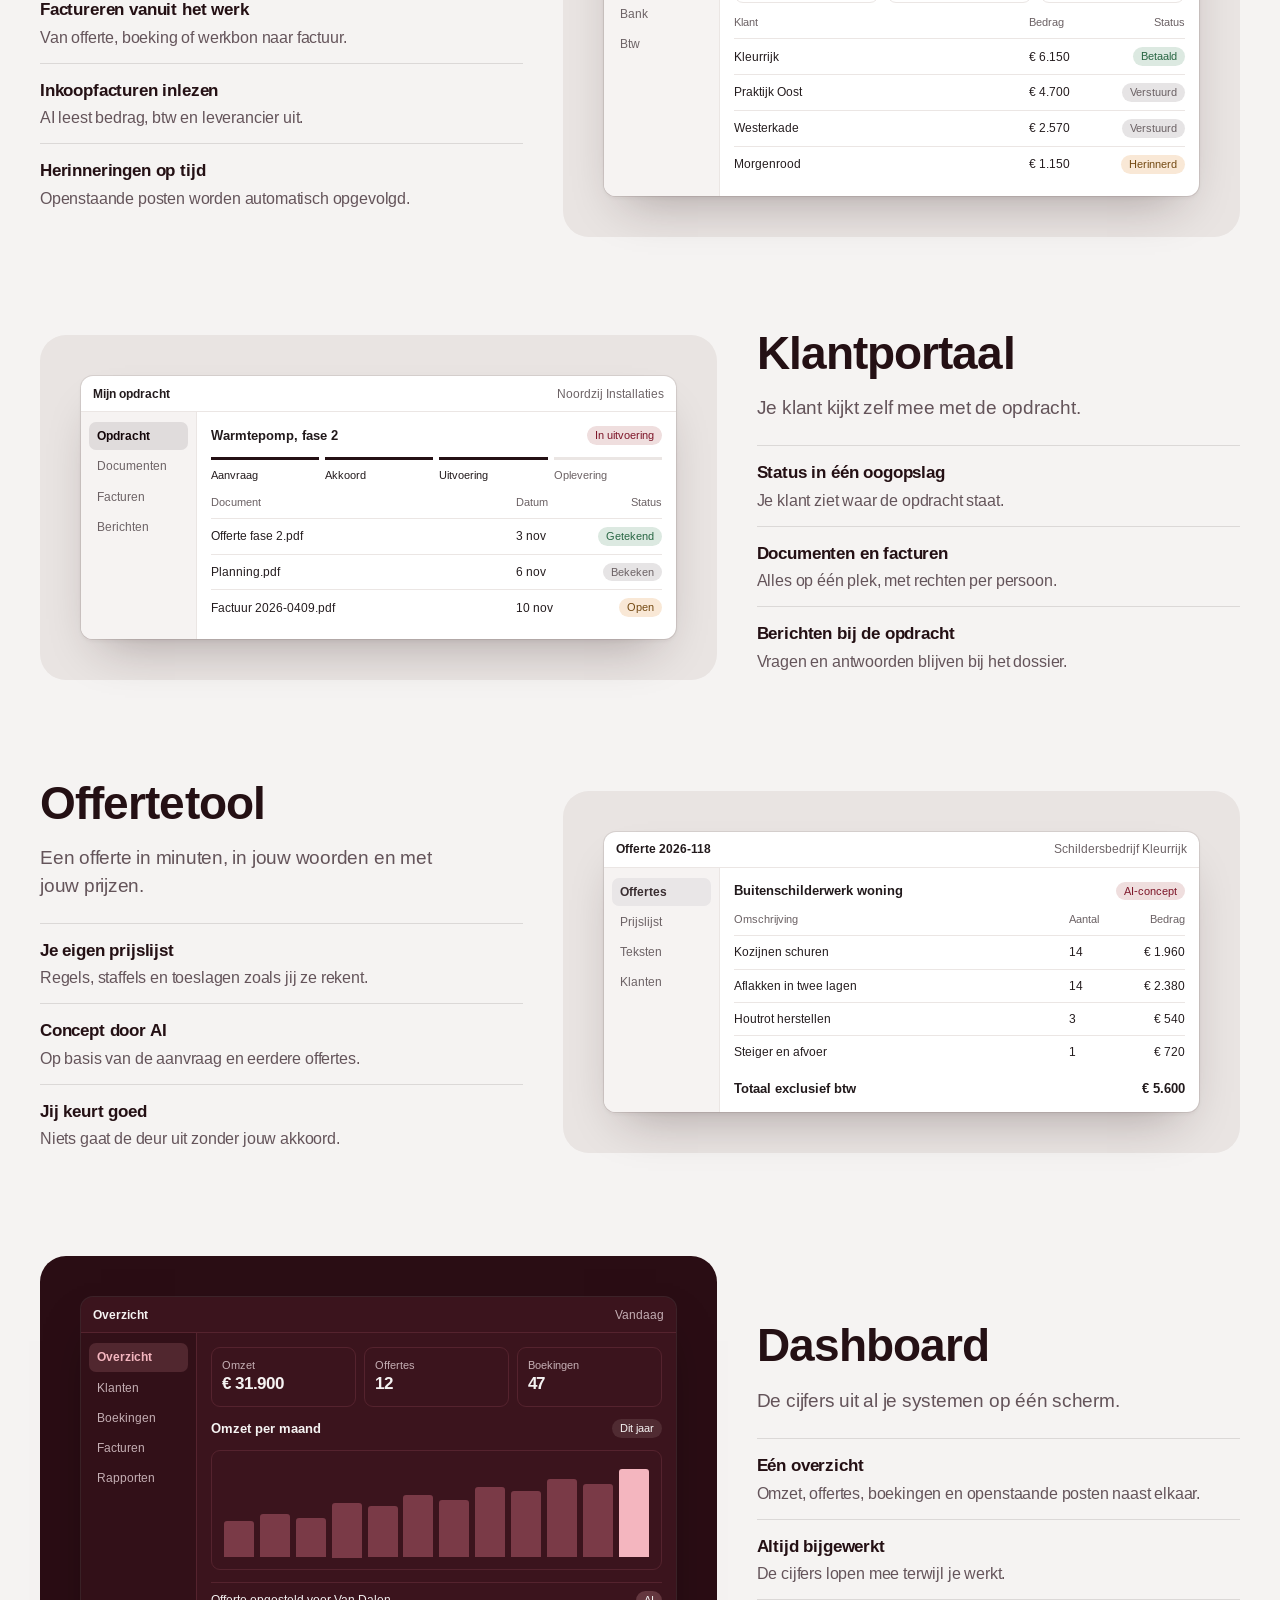
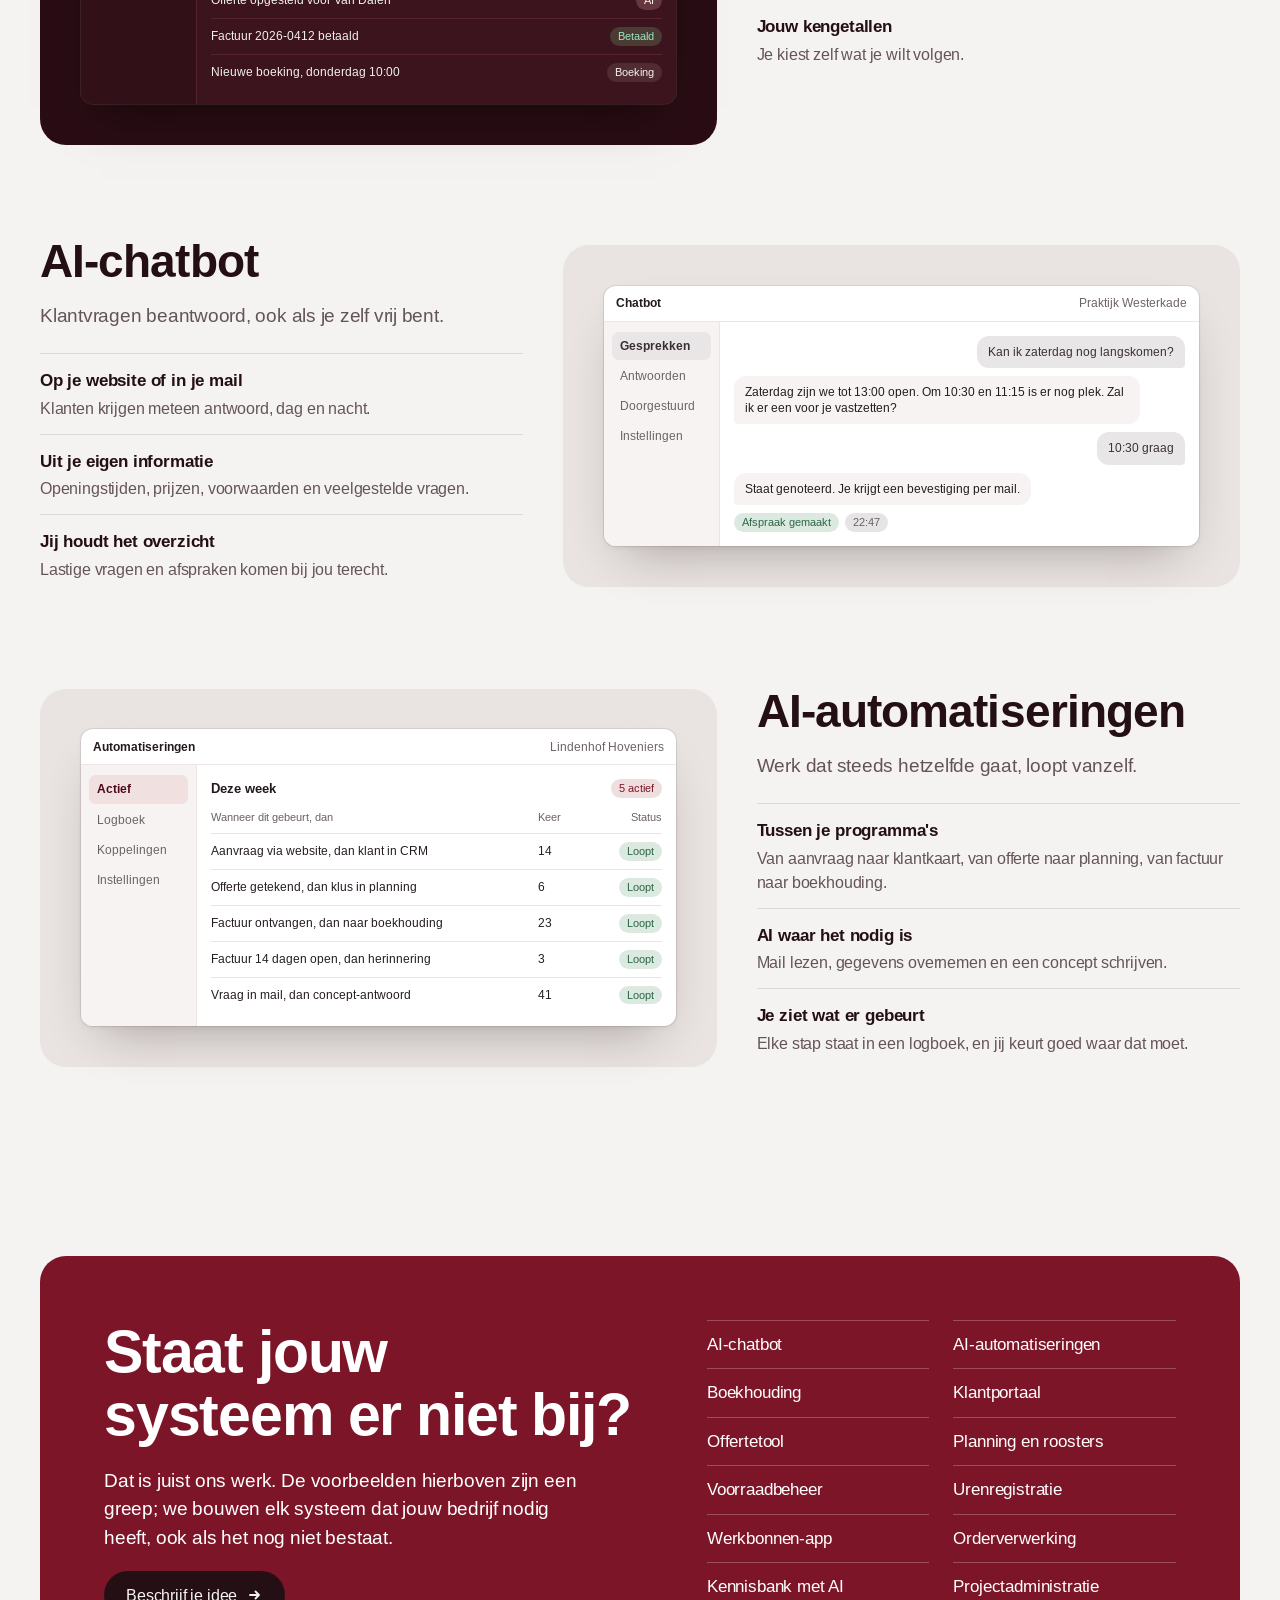
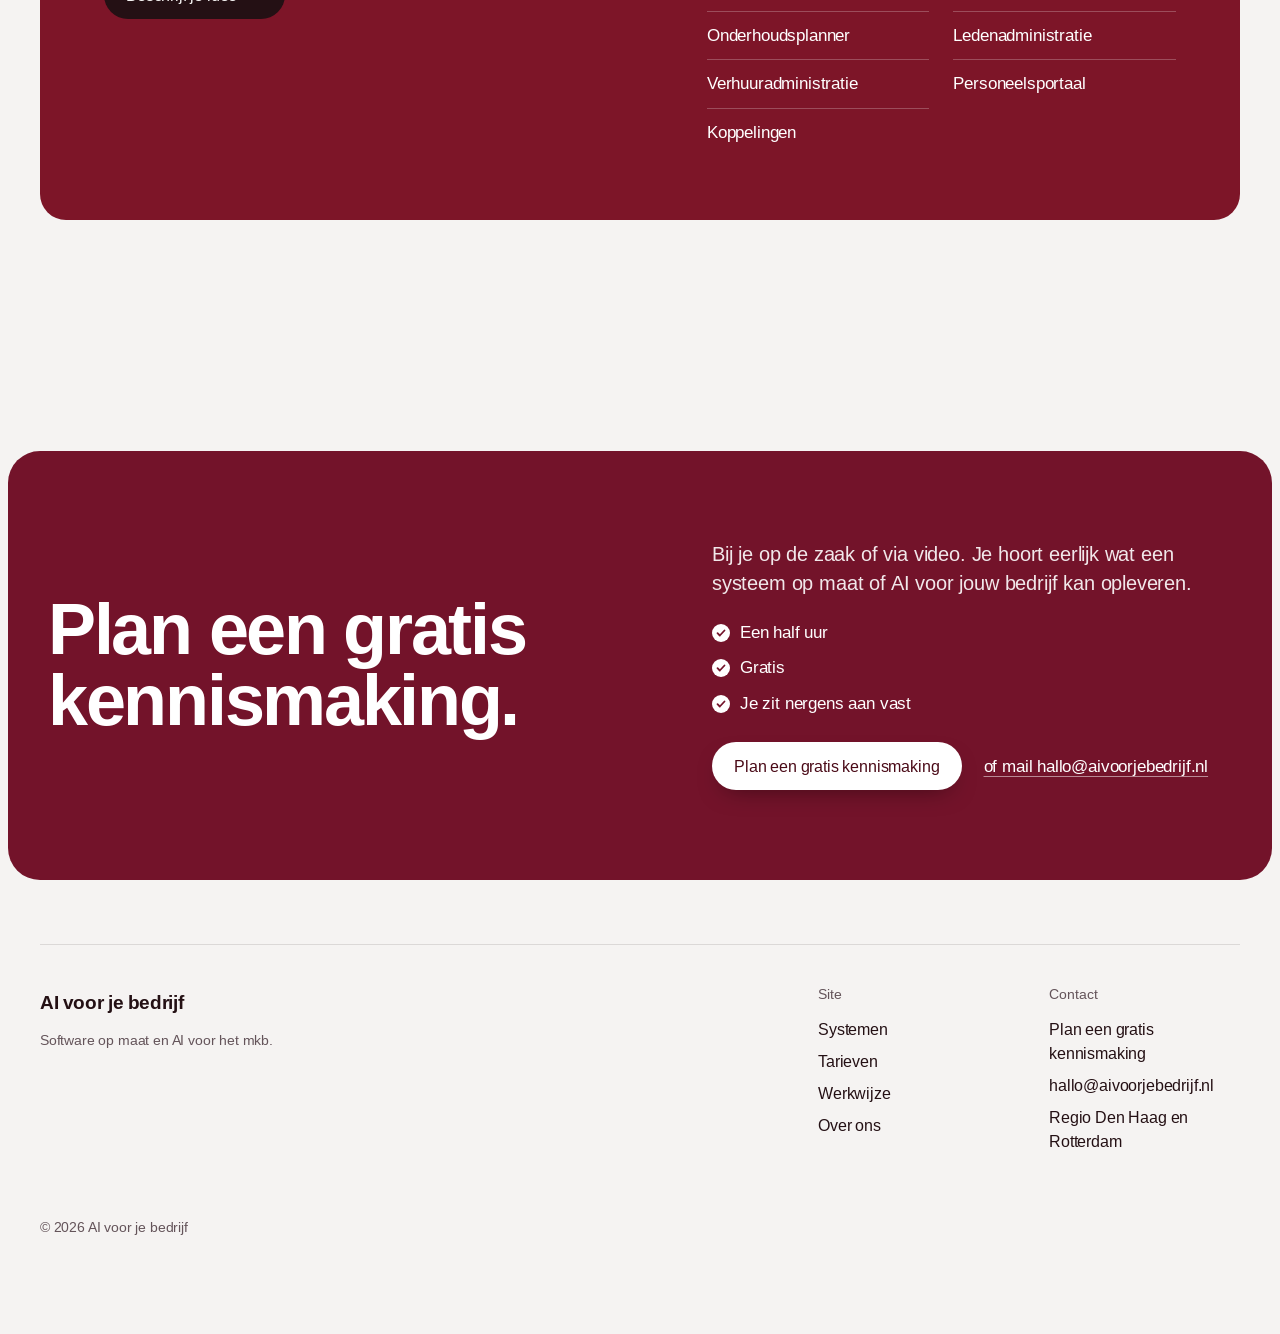
<file: systemen.html>
<!doctype html>
<html lang="nl">
<head>
<meta charset="utf-8">
<meta name="viewport" content="width=device-width, initial-scale=1, viewport-fit=cover">
<title>Systemen op maat voor het mkb | AI voor je bedrijf</title>
<meta name="description" content="CRM, boekingssysteem, boekhouding, klantportaal, offertetool en dashboard op maat, of een systeem dat nog niet bestaat. Gebouwd rond jouw werk, met AI erin.">
<meta property="og:type" content="website">
<meta property="og:title" content="Systemen op maat voor het mkb | AI voor je bedrijf">
<meta property="og:description" content="CRM, boekingssysteem, boekhouding, klantportaal, offertetool en dashboard op maat, of een systeem dat nog niet bestaat. Gebouwd rond jouw werk, met AI erin.">
<meta name="theme-color" content="#f5f3f2">
<link rel="canonical" href="https://aivoorjebedrijf.nl/systemen.html">
<meta property="og:url" content="https://aivoorjebedrijf.nl/systemen.html">
<meta property="og:site_name" content="AI voor je bedrijf">
<meta property="og:locale" content="nl_NL">
<meta property="og:image" content="https://aivoorjebedrijf.nl/og.png">
<meta name="twitter:card" content="summary_large_image">
<link rel="icon" href="favicon.svg" type="image/svg+xml">
<link rel="apple-touch-icon" href="apple-touch-icon.png">
<link rel="preconnect" href="https://fonts.googleapis.com">
<link rel="preconnect" href="https://fonts.gstatic.com" crossorigin>
<link href="https://fonts.googleapis.com/css2?family=Arimo:wght@400..700&display=swap" rel="stylesheet">
<link rel="stylesheet" href="css/site.css">
<script>document.documentElement.classList.add('js')</script>
<script src="js/site.js" defer></script>
</head>
<body data-page="systemen">
<a class="skip" href="#inhoud">Naar de inhoud</a>
<header class="nav glass" data-lens>
  <a class="nav__logo" href="index.html">AI voor je bedrijf</a>
  <nav class="nav__links" id="menu" aria-label="Hoofdnavigatie"><a href="systemen.html" aria-current="page">Systemen</a><a href="index.html#tarieven">Tarieven</a><a href="werkwijze.html">Werkwijze</a><a href="over-ons.html">Over ons</a><a href="contact.html">Contact</a></nav>
  <a class="btn btn--primary btn--sm" href="contact.html"><span class="lg">Plan een kennismaking</span><span class="sm">Plan gesprek</span></a>
  <button class="nav__toggle" type="button" aria-expanded="false" aria-controls="menu" aria-label="Menu"><svg viewBox="0 0 20 20" aria-hidden="true"><path d="M3 6.5h14M3 13.5h14" stroke="currentColor" stroke-width="1.8" stroke-linecap="round"/></svg></button>
</header>

<main id="inhoud">
<section class="phero" aria-labelledby="hero-h">
  <div class="wrap hero__top">
    <h1 class="display display--page" id="hero-h">Systemen op&nbsp;maat.</h1>
    <div class="hero__copy">
      <p class="lead">Elk systeem bouwen we rond jouw werk: jouw schermen, jouw velden en jouw stappen, gekoppeld aan wat je al gebruikt. Hieronder staan acht voorbeelden, van CRM tot chatbot.</p>
      <div class="hero__actions"><a class="btn btn--ink" href="contact.html">Plan een kennismaking</a><a class="btn btn--ghost" href="#anders">Iets anders nodig?</a></div>
    </div>
  </div>
</section>
<section class="feat" id="crm" aria-labelledby="crm-h">
  <div class="wrap feat__grid">
    <div class="feat__text">
      <h2 id="crm-h">CRM-systeem</h2>
      <p class="lead">Klanten, offertes en opvolging in één overzicht.</p>
      <ul class="bul"><li><b>Alle klantgegevens bij elkaar</b><span>Contacten, offertes, e-mails en notities per klant.</span></li><li><b>Opvolging die niet blijft liggen</b><span>Het systeem zet taken klaar en herinnert je op tijd.</span></li><li><b>AI die meeschrijft</b><span>Concept-offertes en antwoorden op basis van je eigen teksten.</span></li></ul>
    </div>
    <div class="feat__frame"><div class="win win--navy" role="img" aria-label="Voorbeeld van een CRM-systeem met aanvragen in drie kolommen: nieuw, offerte en gewonnen"><div class="win__bar"><span>Klanten</span><em>Lindenhof Hoveniers</em></div><div class="win__body"><div class="win__side"><span class="on">Verkoop</span><span>Klanten</span><span>Offertes</span><span>Taken</span></div><div class="win__main"><div class="win__h"><span>Lopende aanvragen</span><span class="win__btn">Nieuwe klant</span></div><div class="cols3"><div class="col"><small><span>Nieuw</span><span>3</span></small><div class="card"><b>Morgenrood</b><small class="num">Via de website</small></div><div class="card"><b>Westerkade</b><small class="num">Afspraak gepland</small></div><div class="card"><b>Stadsrand</b><small class="num">Vandaag binnen</small></div></div><div class="col"><small><span>Offerte</span><span>2</span></small><div class="card"><b>Van Dalen</b><small class="num">€ 4.800</small><span><span class="chip chip--accent">AI-concept</span></span></div><div class="card"><b>Noordzij</b><small class="num">€ 12.300</small><span><span class="chip chip--warn">Opvolgen</span></span></div></div><div class="col"><small><span>Gewonnen</span><span>2</span></small><div class="card"><b>Kleurrijk</b><small class="num">€ 6.150</small><span><span class="chip chip--ok">Akkoord</span></span></div><div class="card"><b>Praktijk Oost</b><small class="num">€ 9.400</small><span><span class="chip chip--ok">Akkoord</span></span></div></div></div></div></div></div></div>
  </div>
</section>
<section class="feat" id="boekingen" aria-labelledby="boekingen-h">
  <div class="wrap feat__grid">
    <div class="feat__text">
      <h2 id="boekingen-h">Boekingssysteem</h2>
      <p class="lead">Klanten boeken zelf, jij houdt het overzicht.</p>
      <ul class="bul"><li><b>Online boeken</b><span>Klanten kiezen een tijd die past in jouw agenda.</span></li><li><b>Automatische berichten</b><span>Bevestiging, herinnering en wijziging gaan vanzelf de deur uit.</span></li><li><b>Jouw indeling</b><span>Diensten, tijden, medewerkers en locaties zoals jij ze gebruikt.</span></li></ul>
    </div>
    <div class="feat__frame"><div class="win win--teal" role="img" aria-label="Voorbeeld van een boekingssysteem met een weekagenda van maandag tot en met vrijdag"><div class="win__bar"><span>Afspraken</span><em>Praktijk Westerkade</em></div><div class="win__body"><div class="win__side"><span class="on">Agenda</span><span>Diensten</span><span>Klanten</span><span>Berichten</span></div><div class="win__main"><div class="win__h"><span>Week 47</span><span class="win__btn">Nieuwe afspraak</span></div><div class="cal"><span></span><b>Ma</b><b>Di</b><b>Wo</b><b>Do</b><b>Vr</b><span>09:00</span><div class="slot">Intake</div><div class="free"></div><div class="slot">Controle</div><div class="slot slot--b">Sessie</div><div class="free"></div><span>10:00</span><div class="slot slot--b">Sessie</div><div class="slot slot--b">Sessie</div><div class="free"></div><div class="slot">Intake</div><div class="slot">Intake</div><span>11:00</span><div class="free"></div><div class="slot">Intake</div><div class="slot slot--b">Sessie</div><div class="free"></div><div class="slot slot--b">Sessie</div><span>13:00</span><div class="slot">Intake</div><div class="free"></div><div class="slot">Intake</div><div class="slot slot--b">Sessie</div><div class="free"></div><span>14:00</span><div class="slot slot--b">Sessie</div><div class="slot">Intake</div><div class="free"></div><div class="slot">Intake</div><div class="slot slot--b">Sessie</div><span>15:00</span><div class="free"></div><div class="slot slot--b">Sessie</div><div class="slot">Intake</div><div class="free"></div><div class="slot">Intake</div></div></div></div></div></div>
  </div>
</section>
<section class="feat" id="boekhouding" aria-labelledby="boekhouding-h">
  <div class="wrap feat__grid">
    <div class="feat__text">
      <h2 id="boekhouding-h">Boekhouding</h2>
      <p class="lead">Van werk naar factuur en van factuur naar betaling.</p>
      <ul class="bul"><li><b>Factureren vanuit het werk</b><span>Van offerte, boeking of werkbon naar factuur.</span></li><li><b>Inkoopfacturen inlezen</b><span>AI leest bedrag, btw en leverancier uit.</span></li><li><b>Herinneringen op tijd</b><span>Openstaande posten worden automatisch opgevolgd.</span></li></ul>
    </div>
    <div class="feat__frame"><div class="win" role="img" aria-label="Voorbeeld van een boekhoudsysteem met een lijst facturen en hun status"><div class="win__bar"><span>Facturen</span><em>Garage Stadsrand</em></div><div class="win__body"><div class="win__side"><span class="on">Facturen</span><span>Inkoop</span><span>Bank</span><span>Btw</span></div><div class="win__main"><div class="kpis"><div class="kpi"><small>Verstuurd</small><b>€ 27.400</b></div><div class="kpi"><small>Open</small><b>€ 8.420</b></div><div class="kpi"><small>Te laat</small><b>€ 1.150</b></div></div><div><div class="row row--head" style="--cols: minmax(0, 1fr) 62px 86px"><span>Klant</span><span>Bedrag</span><span>Status</span></div><div class="row" style="--cols: minmax(0, 1fr) 62px 86px"><span>Kleurrijk</span><span>€ 6.150</span><span><span class="chip chip--ok">Betaald</span></span></div><div class="row" style="--cols: minmax(0, 1fr) 62px 86px"><span>Praktijk Oost</span><span>€ 4.700</span><span><span class="chip">Verstuurd</span></span></div><div class="row" style="--cols: minmax(0, 1fr) 62px 86px"><span>Westerkade</span><span>€ 2.570</span><span><span class="chip">Verstuurd</span></span></div><div class="row" style="--cols: minmax(0, 1fr) 62px 86px"><span>Morgenrood</span><span>€ 1.150</span><span><span class="chip chip--warn">Herinnerd</span></span></div></div></div></div></div></div>
  </div>
</section>
<section class="feat" id="portaal" aria-labelledby="portaal-h">
  <div class="wrap feat__grid">
    <div class="feat__text">
      <h2 id="portaal-h">Klantportaal</h2>
      <p class="lead">Je klant kijkt zelf mee met de opdracht.</p>
      <ul class="bul"><li><b>Status in één oogopslag</b><span>Je klant ziet waar de opdracht staat.</span></li><li><b>Documenten en facturen</b><span>Alles op één plek, met rechten per persoon.</span></li><li><b>Berichten bij de opdracht</b><span>Vragen en antwoorden blijven bij het dossier.</span></li></ul>
    </div>
    <div class="feat__frame"><div class="win win--teal" role="img" aria-label="Voorbeeld van een klantportaal met de voortgang van een opdracht en de documenten erbij"><div class="win__bar"><span>Mijn opdracht</span><em>Noordzij Installaties</em></div><div class="win__body"><div class="win__side"><span class="on">Opdracht</span><span>Documenten</span><span>Facturen</span><span>Berichten</span></div><div class="win__main"><div class="win__h"><span>Warmtepomp, fase 2</span><span class="chip chip--accent">In uitvoering</span></div><div class="track"><span class="done">Aanvraag</span><span class="done">Akkoord</span><span class="done">Uitvoering</span><span>Oplevering</span></div><div><div class="row row--head" style="--cols: minmax(0, 1fr) 56px 82px"><span>Document</span><span>Datum</span><span>Status</span></div><div class="row" style="--cols: minmax(0, 1fr) 56px 82px"><span>Offerte fase 2.pdf</span><span>3 nov</span><span><span class="chip chip--ok">Getekend</span></span></div><div class="row" style="--cols: minmax(0, 1fr) 56px 82px"><span>Planning.pdf</span><span>6 nov</span><span><span class="chip">Bekeken</span></span></div><div class="row" style="--cols: minmax(0, 1fr) 56px 82px"><span>Factuur 2026-0409.pdf</span><span>10 nov</span><span><span class="chip chip--warn">Open</span></span></div></div></div></div></div></div>
  </div>
</section>
<section class="feat" id="offertes" aria-labelledby="offertes-h">
  <div class="wrap feat__grid">
    <div class="feat__text">
      <h2 id="offertes-h">Offertetool</h2>
      <p class="lead">Een offerte in minuten, in jouw woorden en met jouw prijzen.</p>
      <ul class="bul"><li><b>Je eigen prijslijst</b><span>Regels, staffels en toeslagen zoals jij ze rekent.</span></li><li><b>Concept door AI</b><span>Op basis van de aanvraag en eerdere offertes.</span></li><li><b>Jij keurt goed</b><span>Niets gaat de deur uit zonder jouw akkoord.</span></li></ul>
    </div>
    <div class="feat__frame"><div class="win win--navy" role="img" aria-label="Voorbeeld van een offertetool met regels, bedragen en een totaal"><div class="win__bar"><span>Offerte 2026-118</span><em>Schildersbedrijf Kleurrijk</em></div><div class="win__body"><div class="win__side"><span class="on">Offertes</span><span>Prijslijst</span><span>Teksten</span><span>Klanten</span></div><div class="win__main"><div class="win__h"><span>Buitenschilderwerk woning</span><span class="chip chip--accent">AI-concept</span></div><div><div class="row row--head" style="--cols: minmax(0, 1fr) 44px 64px"><span>Omschrijving</span><span>Aantal</span><span>Bedrag</span></div><div class="row" style="--cols: minmax(0, 1fr) 44px 64px"><span>Kozijnen schuren</span><span>14</span><span>€ 1.960</span></div><div class="row" style="--cols: minmax(0, 1fr) 44px 64px"><span>Aflakken in twee lagen</span><span>14</span><span>€ 2.380</span></div><div class="row" style="--cols: minmax(0, 1fr) 44px 64px"><span>Houtrot herstellen</span><span>3</span><span>€ 540</span></div><div class="row" style="--cols: minmax(0, 1fr) 44px 64px"><span>Steiger en afvoer</span><span>1</span><span>€ 720</span></div></div><div class="win__h"><span>Totaal exclusief btw</span><span class="num">€ 5.600</span></div></div></div></div></div>
  </div>
</section>
<section class="feat" id="dashboard" aria-labelledby="dashboard-h" data-dark-part>
  <div class="wrap feat__grid">
    <div class="feat__text">
      <h2 id="dashboard-h">Dashboard</h2>
      <p class="lead">De cijfers uit al je systemen op één scherm.</p>
      <ul class="bul"><li><b>Eén overzicht</b><span>Omzet, offertes, boekingen en openstaande posten naast elkaar.</span></li><li><b>Altijd bijgewerkt</b><span>De cijfers lopen mee terwijl je werkt.</span></li><li><b>Jouw kengetallen</b><span>Je kiest zelf wat je wilt volgen.</span></li></ul>
    </div>
    <div class="feat__frame feat__frame--ink" data-dark><div class="win win--dark" data-dark role="img" aria-label="Voorbeeld van een dashboard met omzet, open offertes, boekingen en recente activiteit"><div class="win__bar"><span>Overzicht</span><em>Vandaag</em></div><div class="win__body"><div class="win__side"><span class="on">Overzicht</span><span>Klanten</span><span>Boekingen</span><span>Facturen</span><span>Rapporten</span></div><div class="win__main"><div class="kpis"><div class="kpi"><small>Omzet</small><b>€ 31.900</b></div><div class="kpi"><small>Offertes</small><b>12</b></div><div class="kpi"><small>Boekingen</small><b>47</b></div></div><div class="win__h"><span>Omzet per maand</span><span class="chip">Dit jaar</span></div><div class="bars" aria-hidden="true"><i style="--v: 38%; --i: 0"></i><i style="--v: 46%; --i: 1"></i><i style="--v: 42%; --i: 2"></i><i style="--v: 58%; --i: 3"></i><i style="--v: 54%; --i: 4"></i><i style="--v: 66%; --i: 5"></i><i style="--v: 61%; --i: 6"></i><i style="--v: 74%; --i: 7"></i><i style="--v: 70%; --i: 8"></i><i style="--v: 83%; --i: 9"></i><i style="--v: 78%; --i: 10"></i><i class="on" style="--v: 94%; --i: 11"></i></div><div><div class="row" style="--cols: minmax(0, 1fr) auto"><span>Offerte opgesteld voor Van Dalen</span><span><span class="chip chip--accent">AI</span></span></div><div class="row" style="--cols: minmax(0, 1fr) auto"><span>Factuur 2026-0412 betaald</span><span><span class="chip chip--ok">Betaald</span></span></div><div class="row" style="--cols: minmax(0, 1fr) auto"><span>Nieuwe boeking, donderdag 10:00</span><span><span class="chip">Boeking</span></span></div></div></div></div></div></div>
  </div>
</section>
<section class="feat" id="chatbot" aria-labelledby="chatbot-h">
  <div class="wrap feat__grid">
    <div class="feat__text">
      <h2 id="chatbot-h">AI-chatbot</h2>
      <p class="lead">Klantvragen beantwoord, ook als je zelf vrij bent.</p>
      <ul class="bul"><li><b>Op je website of in je mail</b><span>Klanten krijgen meteen antwoord, dag en nacht.</span></li><li><b>Uit je eigen informatie</b><span>Openingstijden, prijzen, voorwaarden en veelgestelde vragen.</span></li><li><b>Jij houdt het overzicht</b><span>Lastige vragen en afspraken komen bij jou terecht.</span></li></ul>
    </div>
    <div class="feat__frame"><div class="win win--navy" role="img" aria-label="Voorbeeld van een AI-chatbot op een website die een klant helpt een afspraak te maken"><div class="win__bar"><span>Chatbot</span><em>Praktijk Westerkade</em></div><div class="win__body"><div class="win__side"><span class="on">Gesprekken</span><span>Antwoorden</span><span>Doorgestuurd</span><span>Instellingen</span></div><div class="win__main"><div class="msgs"><p class="msg msg--me">Kan ik zaterdag nog langskomen?</p><p class="msg">Zaterdag zijn we tot 13:00 open. Om 10:30 en 11:15 is er nog plek. Zal ik er een voor je vastzetten?</p><p class="msg msg--me">10:30 graag</p><p class="msg">Staat genoteerd. Je krijgt een bevestiging per mail.</p><div class="msg__acts"><span class="chip chip--ok">Afspraak gemaakt</span><span class="chip">22:47</span></div></div></div></div></div></div>
  </div>
</section>
<section class="feat" id="automatiseringen" aria-labelledby="automatiseringen-h">
  <div class="wrap feat__grid">
    <div class="feat__text">
      <h2 id="automatiseringen-h">AI-automatiseringen</h2>
      <p class="lead">Werk dat steeds hetzelfde gaat, loopt vanzelf.</p>
      <ul class="bul"><li><b>Tussen je programma's</b><span>Van aanvraag naar klantkaart, van offerte naar planning, van factuur naar boekhouding.</span></li><li><b>AI waar het nodig is</b><span>Mail lezen, gegevens overnemen en een concept schrijven.</span></li><li><b>Je ziet wat er gebeurt</b><span>Elke stap staat in een logboek, en jij keurt goed waar dat moet.</span></li></ul>
    </div>
    <div class="feat__frame"><div class="win" role="img" aria-label="Voorbeeld van AI-automatiseringen: wat ze doen en hoe vaak ze deze week liepen"><div class="win__bar"><span>Automatiseringen</span><em>Lindenhof Hoveniers</em></div><div class="win__body"><div class="win__side"><span class="on">Actief</span><span>Logboek</span><span>Koppelingen</span><span>Instellingen</span></div><div class="win__main"><div class="win__h"><span>Deze week</span><span class="chip chip--accent">5 actief</span></div><div><div class="row row--head" style="--cols: minmax(0, 1fr) 44px 72px"><span>Wanneer dit gebeurt, dan</span><span>Keer</span><span>Status</span></div><div class="row" style="--cols: minmax(0, 1fr) 44px 72px"><span>Aanvraag via website, dan klant in CRM</span><span>14</span><span><span class="chip chip--ok">Loopt</span></span></div><div class="row" style="--cols: minmax(0, 1fr) 44px 72px"><span>Offerte getekend, dan klus in planning</span><span>6</span><span><span class="chip chip--ok">Loopt</span></span></div><div class="row" style="--cols: minmax(0, 1fr) 44px 72px"><span>Factuur ontvangen, dan naar boekhouding</span><span>23</span><span><span class="chip chip--ok">Loopt</span></span></div><div class="row" style="--cols: minmax(0, 1fr) 44px 72px"><span>Factuur 14 dagen open, dan herinnering</span><span>3</span><span><span class="chip chip--ok">Loopt</span></span></div><div class="row" style="--cols: minmax(0, 1fr) 44px 72px"><span>Vraag in mail, dan concept-antwoord</span><span>41</span><span><span class="chip chip--ok">Loopt</span></span></div></div></div></div></div></div>
  </div>
</section>
<section class="sec" id="anders" aria-labelledby="anders-h">
  <div class="wrap">
    <div class="askband">
      <div>
        <h2 id="anders-h">Staat jouw systeem er niet bij?</h2>
        <p>Dat is juist ons werk. De voorbeelden hierboven zijn een greep; we bouwen elk systeem dat jouw bedrijf nodig heeft, ook als het nog niet bestaat.</p>
        <a class="btn btn--ink" href="#idee" data-focus-idea>Beschrijf je idee<svg class="arr" viewBox="0 0 16 16" aria-hidden="true"><path d="M3 8h9M8.5 4.5 12 8l-3.5 3.5" fill="none" stroke="currentColor" stroke-width="1.8" stroke-linecap="round" stroke-linejoin="round"/></svg></a>
      </div>
      <ul><li>AI-chatbot</li><li>AI-automatiseringen</li><li>Boekhouding</li><li>Klantportaal</li><li>Offertetool</li><li>Planning en roosters</li><li>Voorraadbeheer</li><li>Urenregistratie</li><li>Werkbonnen-app</li><li>Orderverwerking</li><li>Kennisbank met AI</li><li>Projectadministratie</li><li>Onderhoudsplanner</li><li>Ledenadministratie</li><li>Verhuuradministratie</li><li>Personeelsportaal</li><li>Koppelingen</li></ul>
    </div>
  </div>
</section>
<section class="closeslab" id="idee" aria-labelledby="close-h">
  <div class="bslab bslab--close" data-dark>
    <div class="wrap closegrid">
      <h2 id="close-h">Plan een gratis kennismaking.</h2>
      <div class="closegrid__side">
        <p class="bstage__lead">Bij je op de zaak of via video. Je hoort eerlijk wat een systeem op maat of AI voor jouw bedrijf kan opleveren.</p>
        <ul class="assure"><li><svg viewBox="0 0 12 12" aria-hidden="true"><path d="M2.5 6.2l2.3 2.3 4.7-5" fill="none" stroke="currentColor" stroke-width="1.8" stroke-linecap="round" stroke-linejoin="round"/></svg>Een half uur</li><li><svg viewBox="0 0 12 12" aria-hidden="true"><path d="M2.5 6.2l2.3 2.3 4.7-5" fill="none" stroke="currentColor" stroke-width="1.8" stroke-linecap="round" stroke-linejoin="round"/></svg>Gratis</li><li><svg viewBox="0 0 12 12" aria-hidden="true"><path d="M2.5 6.2l2.3 2.3 4.7-5" fill="none" stroke="currentColor" stroke-width="1.8" stroke-linecap="round" stroke-linejoin="round"/></svg>Je zit nergens aan vast</li></ul>
        <div class="bstage__actions"><a class="btn btn--light" href="contact.html">Plan een gratis kennismaking</a><a class="link link--light" href="mailto:hallo@aivoorjebedrijf.nl">of mail hallo@aivoorjebedrijf.nl</a></div>
      </div>
    </div>
  </div>
</section>
</main>

<footer class="wrap foot">
  <div class="foot__brand"><a class="nav__logo" href="index.html">AI voor je bedrijf</a><p class="small">Software op maat en AI voor het mkb.</p></div>
  <div><h3>Site</h3><ul><li><a href="systemen.html">Systemen</a></li><li><a href="index.html#tarieven">Tarieven</a></li><li><a href="werkwijze.html">Werkwijze</a></li><li><a href="over-ons.html">Over ons</a></li></ul></div>
  <div><h3>Contact</h3><ul><li><a href="contact.html">Plan een gratis kennismaking</a></li><li><a href="mailto:hallo@aivoorjebedrijf.nl">hallo@aivoorjebedrijf.nl</a></li><li>Regio Den Haag en Rotterdam</li></ul></div>
  <p class="legal">&copy; 2026 AI voor je bedrijf</p>
</footer>
</body>
</html>
</file>
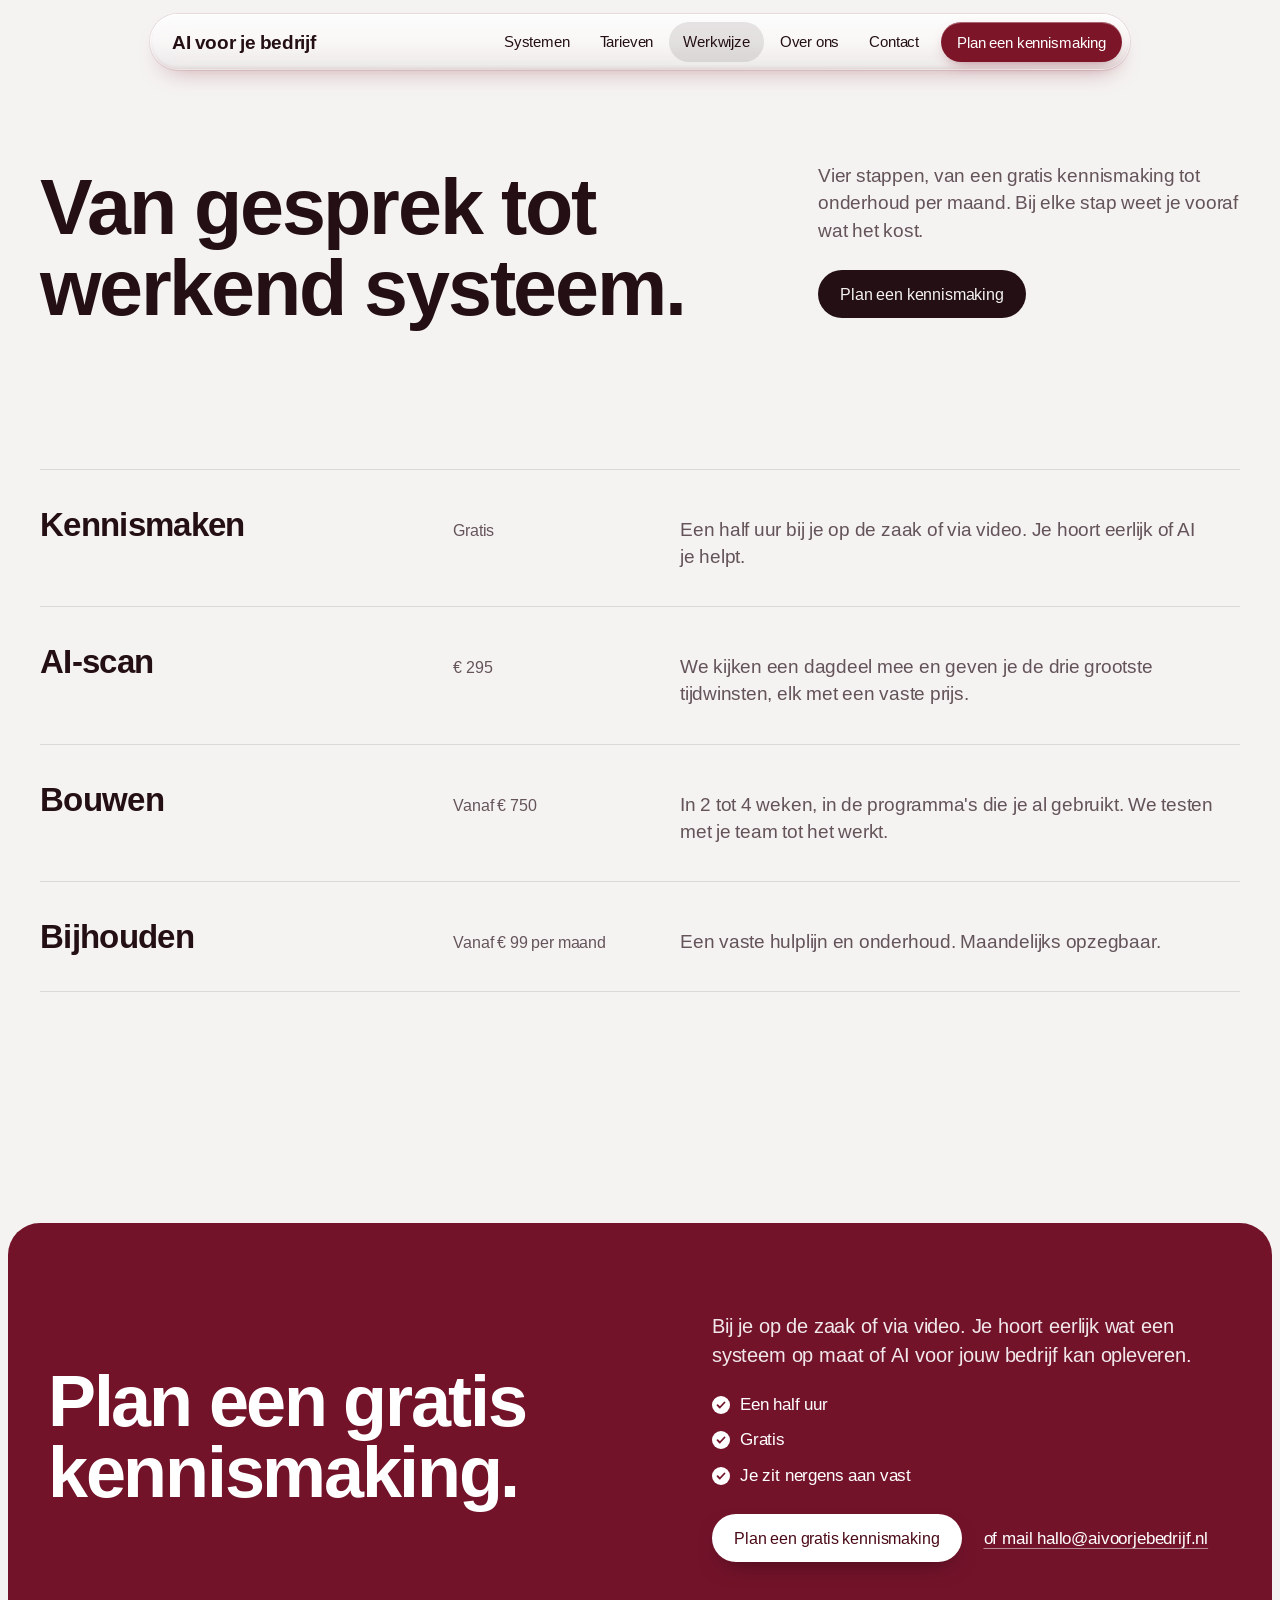
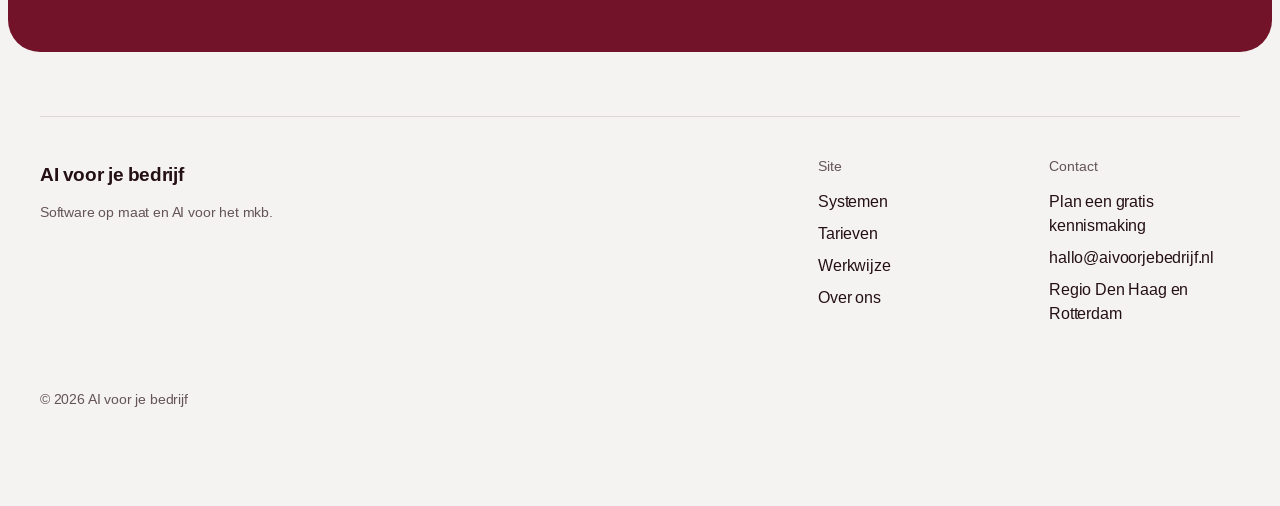
<file: werkwijze.html>
<!doctype html>
<html lang="nl">
<head>
<meta charset="utf-8">
<meta name="viewport" content="width=device-width, initial-scale=1, viewport-fit=cover">
<title>Werkwijze: van gesprek tot werkend systeem | AI voor je bedrijf</title>
<meta name="description" content="Zo loopt een traject: gratis kennismaken, een AI-scan voor € 295, bouwen vanaf € 750 en bijhouden vanaf € 99 per maand.">
<meta property="og:type" content="website">
<meta property="og:title" content="Werkwijze: van gesprek tot werkend systeem | AI voor je bedrijf">
<meta property="og:description" content="Zo loopt een traject: gratis kennismaken, een AI-scan voor € 295, bouwen vanaf € 750 en bijhouden vanaf € 99 per maand.">
<meta name="theme-color" content="#f5f3f2">
<link rel="canonical" href="https://aivoorjebedrijf.nl/werkwijze.html">
<meta property="og:url" content="https://aivoorjebedrijf.nl/werkwijze.html">
<meta property="og:site_name" content="AI voor je bedrijf">
<meta property="og:locale" content="nl_NL">
<meta property="og:image" content="https://aivoorjebedrijf.nl/og.png">
<meta name="twitter:card" content="summary_large_image">
<link rel="icon" href="favicon.svg" type="image/svg+xml">
<link rel="apple-touch-icon" href="apple-touch-icon.png">
<link rel="preconnect" href="https://fonts.googleapis.com">
<link rel="preconnect" href="https://fonts.gstatic.com" crossorigin>
<link href="https://fonts.googleapis.com/css2?family=Arimo:wght@400..700&display=swap" rel="stylesheet">
<link rel="stylesheet" href="css/site.css">
<script>document.documentElement.classList.add('js')</script>
<script src="js/site.js" defer></script>
</head>
<body data-page="werkwijze">
<a class="skip" href="#inhoud">Naar de inhoud</a>
<header class="nav glass" data-lens>
  <a class="nav__logo" href="index.html">AI voor je bedrijf</a>
  <nav class="nav__links" id="menu" aria-label="Hoofdnavigatie"><a href="systemen.html">Systemen</a><a href="index.html#tarieven">Tarieven</a><a href="werkwijze.html" aria-current="page">Werkwijze</a><a href="over-ons.html">Over ons</a><a href="contact.html">Contact</a></nav>
  <a class="btn btn--primary btn--sm" href="contact.html"><span class="lg">Plan een kennismaking</span><span class="sm">Plan gesprek</span></a>
  <button class="nav__toggle" type="button" aria-expanded="false" aria-controls="menu" aria-label="Menu"><svg viewBox="0 0 20 20" aria-hidden="true"><path d="M3 6.5h14M3 13.5h14" stroke="currentColor" stroke-width="1.8" stroke-linecap="round"/></svg></button>
</header>

<main id="inhoud">
<section class="phero" aria-labelledby="hero-h">
  <div class="wrap hero__top">
    <h1 class="display display--page" id="hero-h">Van gesprek tot werkend systeem.</h1>
    <div class="hero__copy">
      <p class="lead">Vier stappen, van een gratis kennismaking tot onderhoud per maand. Bij elke stap weet je vooraf wat het kost.</p>
      <div class="hero__actions"><a class="btn btn--ink" href="contact.html">Plan een kennismaking</a></div>
    </div>
  </div>
</section>
<section class="sec sec--top0" aria-label="De stappen"><div class="wrap"><ol class="rowlist"><li class="rowlist__row"><h2 class="h3x">Kennismaken</h2><p class="rowlist__tag">Gratis</p><p class="lead">Een half uur bij je op de zaak of via video. Je hoort eerlijk of AI je helpt.</p></li><li class="rowlist__row"><h2 class="h3x">AI-scan</h2><p class="rowlist__tag">€ 295</p><p class="lead">We kijken een dagdeel mee en geven je de drie grootste tijdwinsten, elk met een vaste prijs.</p></li><li class="rowlist__row"><h2 class="h3x">Bouwen</h2><p class="rowlist__tag">Vanaf € 750</p><p class="lead">In 2 tot 4 weken, in de programma's die je al gebruikt. We testen met je team tot het werkt.</p></li><li class="rowlist__row"><h2 class="h3x">Bijhouden</h2><p class="rowlist__tag">Vanaf € 99 per maand</p><p class="lead">Een vaste hulplijn en onderhoud. Maandelijks opzegbaar.</p></li></ol></div></section>
<section class="closeslab" id="idee" aria-labelledby="close-h">
  <div class="bslab bslab--close" data-dark>
    <div class="wrap closegrid">
      <h2 id="close-h">Plan een gratis kennismaking.</h2>
      <div class="closegrid__side">
        <p class="bstage__lead">Bij je op de zaak of via video. Je hoort eerlijk wat een systeem op maat of AI voor jouw bedrijf kan opleveren.</p>
        <ul class="assure"><li><svg viewBox="0 0 12 12" aria-hidden="true"><path d="M2.5 6.2l2.3 2.3 4.7-5" fill="none" stroke="currentColor" stroke-width="1.8" stroke-linecap="round" stroke-linejoin="round"/></svg>Een half uur</li><li><svg viewBox="0 0 12 12" aria-hidden="true"><path d="M2.5 6.2l2.3 2.3 4.7-5" fill="none" stroke="currentColor" stroke-width="1.8" stroke-linecap="round" stroke-linejoin="round"/></svg>Gratis</li><li><svg viewBox="0 0 12 12" aria-hidden="true"><path d="M2.5 6.2l2.3 2.3 4.7-5" fill="none" stroke="currentColor" stroke-width="1.8" stroke-linecap="round" stroke-linejoin="round"/></svg>Je zit nergens aan vast</li></ul>
        <div class="bstage__actions"><a class="btn btn--light" href="contact.html">Plan een gratis kennismaking</a><a class="link link--light" href="mailto:hallo@aivoorjebedrijf.nl">of mail hallo@aivoorjebedrijf.nl</a></div>
      </div>
    </div>
  </div>
</section>
</main>

<footer class="wrap foot">
  <div class="foot__brand"><a class="nav__logo" href="index.html">AI voor je bedrijf</a><p class="small">Software op maat en AI voor het mkb.</p></div>
  <div><h3>Site</h3><ul><li><a href="systemen.html">Systemen</a></li><li><a href="index.html#tarieven">Tarieven</a></li><li><a href="werkwijze.html">Werkwijze</a></li><li><a href="over-ons.html">Over ons</a></li></ul></div>
  <div><h3>Contact</h3><ul><li><a href="contact.html">Plan een gratis kennismaking</a></li><li><a href="mailto:hallo@aivoorjebedrijf.nl">hallo@aivoorjebedrijf.nl</a></li><li>Regio Den Haag en Rotterdam</li></ul></div>
  <p class="legal">&copy; 2026 AI voor je bedrijf</p>
</footer>
</body>
</html>
</file>
<file: css/site.css>
/* AI voor je bedrijf — site styles (v3)
   Two brand colours: ink navy and orange, on a cool paper ground.
   Liquid glass is reserved for the control layer that floats over content: the nav, the idea bar and its dock. */

:root {
  --bg: #edf0f4; --surface: #e2e7ee; --paper: #ffffff;
  --ink: #10233f; --muted: #4b5a70; --line: rgb(var(--ink-rgb) / .13); --line-strong: rgb(var(--ink-rgb) / .28);
  --accent: #f2541b; --accent-press: #d9480f; --on-accent: #160a04;
  --navy: #10233f; --navy-2: #1a3152; --on-navy: #edf0f4; --on-navy-muted: #a9b6c8; --orange-on-navy: #ff8a55;
  --font-display: "Funnel Display", "Onest", system-ui, sans-serif;
  --font-text: "Onest", system-ui, -apple-system, "Segoe UI", sans-serif;
  --wrap: 1240px; --gutter: clamp(16px, 4vw, 40px);
  --r-sm: 10px; --r-md: 16px; --r-lg: 28px;
  --ease-out: cubic-bezier(.16, 1, .3, 1);
  --nav-h: 56px;
}

*, *::before, *::after { box-sizing: border-box; }
html { -webkit-text-size-adjust: 100%; scroll-padding-top: 96px; }
body { margin: 0; background: var(--bg); color: var(--ink); font: 400 17px/1.55 var(--font-text); -webkit-font-smoothing: antialiased; text-rendering: optimizeLegibility; overflow-x: clip; }
img, svg { display: block; max-width: 100%; }
a { color: inherit; text-decoration: none; }
button, input, textarea { font: inherit; color: inherit; }
h1, h2, h3, p, ul, ol, figure { margin: 0; }
ul, ol { padding: 0; list-style: none; }
:focus-visible { outline: 2px solid var(--ink); outline-offset: 3px; border-radius: 4px; }
.on-navy :focus-visible { outline-color: var(--on-navy); }
.sr-only { position: absolute; width: 1px; height: 1px; overflow: hidden; clip-path: inset(50%); white-space: nowrap; }
.skip { position: fixed; left: 16px; top: -80px; z-index: 100; background: var(--ink); color: var(--on-navy); padding: 12px 16px; border-radius: var(--r-sm); }
.skip:focus { top: 16px; }

.wrap { width: min(var(--wrap), 100% - 2 * var(--gutter)); margin-inline: auto; }

/* ---------- type ---------- */
.display { font: 600 clamp(54px, 9.6vw, 148px)/.9 var(--font-display); letter-spacing: -.045em; text-wrap: balance; }
h2, .h2 { font: 600 clamp(34px, 4.6vw, 64px)/1 var(--font-display); letter-spacing: -.035em; text-wrap: balance; }
h3, .h3 { font: 600 clamp(20px, 1.7vw, 24px)/1.2 var(--font-display); letter-spacing: -.02em; }
.lead { font-size: clamp(18px, 1.5vw, 21px); line-height: 1.5; color: var(--muted); max-width: 46ch; text-wrap: pretty; }
.small { font-size: 14px; line-height: 1.45; color: var(--muted); }
.kicker { font-size: 14px; font-weight: 500; color: var(--muted); }

/* ---------- buttons ---------- */
.btn { display: inline-flex; align-items: center; justify-content: center; gap: 10px; min-height: 48px; padding: 0 22px; border: 0; border-radius: var(--r-btn); font-weight: 600; font-size: 16px; line-height: 1; cursor: pointer; white-space: nowrap;
       transition: transform .18s var(--ease-out), background-color .18s ease, box-shadow .18s ease; touch-action: manipulation; }
.btn:active { transform: scale(.97); }
.btn--primary { background: var(--accent); color: var(--on-accent); box-shadow: inset 0 1px 0 rgb(255 255 255 / .35), 0 6px 16px -8px rgb(var(--accent-rgb) / .7); }
.btn--primary:hover { background: var(--accent-hover); }
.btn--ink { background: var(--ink); color: var(--on-navy); }
.btn--ink:hover { background: var(--navy-2); }
.btn--ghost { background: transparent; color: var(--ink); box-shadow: inset 0 0 0 1px var(--line-strong); }
.btn--ghost:hover { background: rgb(var(--ink-rgb) / .06); }
.on-navy .btn--ghost { color: var(--on-navy); box-shadow: inset 0 0 0 1px rgb(var(--on-band-rgb) / .4); }
.on-navy .btn--ghost:hover { background: rgb(var(--on-band-rgb) / .1); }
.btn--sm { min-height: 40px; padding: 0 16px; font-size: 15px; }
.btn .arr { width: 16px; height: 16px; flex: none; transition: transform .25s var(--ease-out); }
.btn:hover .arr { transform: translateX(3px); }
.link { font-weight: 500; text-decoration: underline; text-decoration-thickness: 1px; text-underline-offset: 4px; text-decoration-color: var(--line-strong); transition: text-decoration-color .2s; }
.link:hover { text-decoration-color: currentColor; }

/* ---------- liquid glass ----------
   Base: tint + blur + specular rim. In Chromium the script swaps the blur for a per-element refraction filter
   (html.lens). Without backdrop-filter, or when the visitor asks for less transparency, it is a solid surface. */
.glass { --glass-tint: var(--glass-rgb); color: var(--glass-fg); --glass-a: .28; position: relative; isolation: isolate; background: rgb(var(--glass-tint) / .92); border-radius: var(--r-glass);
  box-shadow: inset 0 0 0 1px rgb(255 255 255 / .5), 0 10px 30px -12px rgb(var(--shadow-rgb) / .35); }
@supports ((backdrop-filter: blur(1px)) or (-webkit-backdrop-filter: blur(1px))) {
  .glass { background: rgb(var(--glass-tint) / var(--glass-a));
    -webkit-backdrop-filter: blur(16px) saturate(175%); backdrop-filter: blur(16px) saturate(175%);
    box-shadow:
      inset 0 0 0 1px rgb(255 255 255 / .38),
      inset 0 1.5px 0 0 rgb(255 255 255 / .9),
      inset 0 -1px 0 0 rgb(255 255 255 / .3),
      inset 0 10px 14px -12px rgb(255 255 255 / .75),
      inset 0 -14px 16px -14px rgb(255 255 255 / .45),
      0 1px 2px rgb(var(--shadow-rgb) / .1),
      0 14px 34px -14px rgb(var(--shadow-rgb) / .4); }
  html.lens .glass[data-lens] { -webkit-backdrop-filter: var(--lens); backdrop-filter: var(--lens); }
}
/* over a dark ground the glass turns dark, the way a pane takes on what lies under it */
.glass { transition: background-color .35s ease, color .35s ease, box-shadow .35s ease; }
.glass.on-dark { --glass-tint: var(--glass2-rgb); color: var(--glass2-fg);
  box-shadow: inset 0 0 0 1px rgb(255 255 255 / .16), inset 0 1.5px 0 0 rgb(255 255 255 / .38), inset 0 -1px 0 0 rgb(255 255 255 / .1), 0 14px 34px -14px rgb(0 0 0 / .6); }
.glass.on-dark .nav__links a:hover { background: rgb(var(--on-band-rgb) / .12); }
.glass.on-dark .nav__links a[aria-current="page"] { background: rgb(var(--on-band-rgb) / .16); }
.glass.on-dark input::placeholder { color: rgb(var(--on-band-rgb) / .78); }
.glass.on-dark :focus-visible, .glass.on-dark:focus-within { outline-color: var(--on-navy); }
@media (prefers-reduced-transparency: reduce) {
  .glass, html.lens .glass[data-lens] { background: rgb(var(--glass-tint) / .96); -webkit-backdrop-filter: none; backdrop-filter: none; }
}

/* ---------- nav ---------- */
.nav { position: fixed; z-index: 60; top: 14px; left: 50%; translate: -50% 0; width: min(980px, 100% - 2 * var(--gutter)); height: var(--nav-h);
       display: flex; align-items: center; gap: 8px; padding: 0 8px 0 22px; --glass-a: .6; }
.nav__logo { font: 600 19px/1 var(--font-display); letter-spacing: -.02em; margin-right: auto; padding: 8px 0; }
.nav__logo b { font-weight: 600; color: var(--accent-text); }
.nav__links { display: flex; align-items: center; gap: 2px; }
.nav__links a { display: inline-flex; align-items: center; height: 40px; padding: 0 14px; border-radius: 999px; font-size: 15px; font-weight: 500; transition: background-color .18s; }
.nav__links a:hover { background: rgb(var(--ink-rgb) / .08); }
.nav__links a[aria-current="page"] { background: rgb(var(--ink-rgb) / .1); }
.nav__toggle { display: none; width: 44px; height: 44px; border: 0; border-radius: 50%; background: transparent; cursor: pointer; place-items: center; }
.nav__toggle svg { width: 20px; height: 20px; }
@media (max-width: 860px) {
  .nav { padding-left: 18px; }
  .nav__links { display: none; position: absolute; top: calc(100% + 10px); left: 0; right: 0; flex-direction: column; align-items: stretch; gap: 2px; padding: 10px;
                background: var(--paper); border-radius: 22px; box-shadow: 0 20px 50px -20px rgb(var(--shadow-rgb) / .5), inset 0 0 0 1px var(--line); }
  .nav__links a { height: 52px; font-size: 18px; padding: 0 16px; }
  .nav.is-open .nav__links { display: flex; }
  .nav__toggle { display: grid; }
  .nav .btn { display: none; }
  .nav.is-open .btn { display: inline-flex; position: absolute; top: calc(100% + 240px); left: 10px; right: 10px; }
}

/* ---------- system windows (demo screens, themed per fictional client) ---------- */
.win { --w-accent: var(--ui-1); --w-ink: #18212f; --w-bg: #ffffff; --w-side: #f4f5f7; --w-line: #e7e9ee; --w-mute: #667085;
       --w-tint: color-mix(in oklab, var(--w-accent) 13%, var(--w-bg)); --w-on: color-mix(in oklab, var(--w-accent) 72%, black);
       background: var(--w-bg); color: var(--w-ink); border-radius: var(--r-win); overflow: hidden; text-align: left;
       font: 400 12px/1.35 var(--font-text); letter-spacing: 0;
       box-shadow: 0 0 0 1px rgb(var(--shadow-rgb) / .09), 0 2px 4px rgb(var(--shadow-rgb) / .05), 0 24px 48px -20px rgb(var(--shadow-rgb) / .32); }
.win--green { --w-accent: #1f7a4d; } .win--blue { --w-accent: #2a5bd0; } .win--amber { --w-accent: #b86e00; } .win--teal { --w-accent: var(--ui-2); } .win--navy { --w-accent: var(--ui-3); }
.win--dark { --w-accent: #ff7a45; --w-ink: #e8edf4; --w-bg: #111925; --w-side: #0c131d; --w-line: #243044; --w-mute: #94a3b8; --w-on: #ffb596; }
.win__bar { display: flex; align-items: center; gap: 6px; height: 36px; padding: 0 12px; border-bottom: 1px solid var(--w-line); font-weight: 600; }
.win--bare .win__body { grid-template-columns: minmax(0, 1fr); } .win--bare .win__side { display: none; }
.win__bar em { margin-left: auto; font-style: normal; font-weight: 400; color: var(--w-mute); }
.win__body { display: grid; grid-template-columns: 116px minmax(0, 1fr); }
.win__side { background: var(--w-side); border-right: 1px solid var(--w-line); padding: 10px 8px; display: grid; gap: 2px; align-content: start; }
.win__side span { padding: 6px 8px; border-radius: 7px; color: var(--w-mute); white-space: nowrap; overflow: hidden; text-overflow: ellipsis; }
.win__side span.on { background: var(--w-tint); color: var(--w-on); font-weight: 600; }
.win__main { padding: 14px; display: grid; gap: 12px; align-content: start; min-width: 0; }
.win__h { display: flex; justify-content: space-between; align-items: center; gap: 8px; font-weight: 600; font-size: 13px; }
.win__btn { background: var(--w-accent); color: #fff; border-radius: 7px; padding: 5px 10px; font-size: 11px; font-weight: 600; white-space: nowrap; }
.win--dark .win__btn { color: #1a0d05; }
.kpis { display: grid; grid-template-columns: repeat(3, minmax(0, 1fr)); gap: 8px; }
.kpi { border: 1px solid var(--w-line); border-radius: 9px; padding: 10px; min-width: 0; }
.kpi small { display: block; color: var(--w-mute); font-size: 11px; white-space: nowrap; overflow: hidden; text-overflow: ellipsis; }
.kpi b { font-weight: 600; font-size: 17px; letter-spacing: -.02em; font-variant-numeric: tabular-nums; white-space: nowrap; }
.chip { display: inline-block; padding: 2px 8px; border-radius: 999px; font-size: 11px; font-weight: 500; background: color-mix(in oklab, var(--w-mute) 16%, var(--w-bg)); color: var(--w-mute); white-space: nowrap; }
.chip--ok { background: color-mix(in oklab, #1f7a4d 16%, var(--w-bg)); color: color-mix(in oklab, #1f7a4d 80%, var(--w-ink)); }
.chip--warn { background: color-mix(in oklab, #d98a00 20%, var(--w-bg)); color: color-mix(in oklab, #8a5600 80%, var(--w-ink)); }
.chip--accent { background: var(--w-tint); color: var(--w-on); }
.row { display: grid; grid-template-columns: var(--cols, minmax(0, 1fr) auto); gap: 8px; align-items: center; padding: 8px 0; border-top: 1px solid var(--w-line); }
.row > span { min-width: 0; white-space: nowrap; overflow: hidden; text-overflow: ellipsis; }
.row > span:last-child { text-align: right; overflow: visible; }
.row--head { border-top: 0; padding-top: 0; color: var(--w-mute); font-size: 11px; }
.num { font-variant-numeric: tabular-nums; }
.bars { display: grid; grid-template-columns: repeat(12, 1fr); gap: 6px; align-items: end; height: 120px; border: 1px solid var(--w-line); border-radius: 9px; padding: 12px; }
.bars i { display: block; height: var(--v); background: color-mix(in oklab, var(--w-accent) 28%, var(--w-bg)); border-radius: 3px 3px 0 0; transform-origin: bottom; }
.bars i.on { background: var(--w-accent); }
.cols3 { display: grid; grid-template-columns: repeat(3, minmax(0, 1fr)); gap: 8px; }
.col { background: var(--w-side); border-radius: 9px; padding: 8px; display: grid; gap: 6px; align-content: start; min-width: 0; }
.col > small { color: var(--w-mute); font-size: 11px; display: flex; justify-content: space-between; }
.card { background: var(--w-bg); border: 1px solid var(--w-line); border-radius: 7px; padding: 8px; display: grid; gap: 3px; min-width: 0; }
.card b { font-weight: 600; white-space: nowrap; overflow: hidden; text-overflow: ellipsis; } .card small { color: var(--w-mute); font-size: 11px; }
.cal { display: grid; grid-template-columns: 34px repeat(5, minmax(0, 1fr)); grid-auto-rows: 28px; gap: 4px; font-size: 11px; }
.cal > span { color: var(--w-mute); align-self: center; } .cal > b { font-weight: 600; text-align: center; align-self: center; }
.slot { border-radius: 6px; padding: 5px 6px; background: var(--w-tint); color: var(--w-on); overflow: hidden; white-space: nowrap; text-overflow: ellipsis; }
.slot--b { background: color-mix(in oklab, var(--w-accent) 82%, var(--w-bg)); color: #fff; }
.free { border: 1px dashed var(--w-line); border-radius: 6px; }
.track { display: grid; grid-template-columns: repeat(4, minmax(0, 1fr)); gap: 6px; }
.track span { padding-top: 8px; border-top: 3px solid var(--w-line); color: var(--w-mute); font-size: 11px; }
.track span.done { border-color: var(--w-accent); color: var(--w-ink); }

/* ---------- hero ---------- */
.hero { position: relative; min-height: max(100svh, 780px); padding-top: clamp(112px, 15vh, 148px); display: grid; grid-template-columns: minmax(0, 1fr); grid-template-rows: auto minmax(0, 1fr); overflow: clip; }
.hero__top { display: grid; grid-template-columns: minmax(0, 7fr) minmax(0, 4fr); column-gap: var(--gutter); align-items: end; }
.hero__copy { display: grid; gap: 22px; justify-items: start; padding-bottom: 10px; }
.hero__actions { display: flex; flex-wrap: wrap; gap: 10px; }
.stage { position: relative; min-width: 0; margin-top: clamp(28px, 5vh, 56px); display: flex; justify-content: center; align-items: flex-start; gap: 0; min-height: 360px; }
.stage .win { flex: none; width: 430px; margin-inline: -34px; transform: translateY(var(--y, 0px)); }
.stage .win:nth-child(1) { --y: 86px; z-index: 1; } .stage .win:nth-child(2) { --y: 40px; z-index: 2; }
.stage .win:nth-child(3) { --y: 0px; z-index: 3; width: 520px; } .stage .win:nth-child(4) { --y: 40px; z-index: 2; } .stage .win:nth-child(5) { --y: 86px; z-index: 1; }
html.js .stage .win { animation: rise .9s var(--ease-out) both; animation-delay: calc(var(--i, 0) * 70ms + 120ms); }
@keyframes rise { from { opacity: 0; transform: translateY(calc(var(--y, 0px) + 60px)); } }
html.js .bars i { animation: grow .9s var(--ease-out) both; animation-delay: calc(var(--i, 0) * 40ms + 600ms); }
@keyframes grow { from { transform: scaleY(0); } }

/* the idea bar: the one question the whole site asks */
.idea { display: flex; align-items: center; gap: 10px; height: 68px; padding: 0 10px 0 26px; }
.idea input { flex: 1; min-width: 0; height: 100%; border: 0; background: transparent; font-size: 18px; font-weight: 500; outline: none; }
.idea input::placeholder { color: color-mix(in oklab, var(--ink) 62%, transparent); opacity: 1; }
.idea:focus-within { outline: 2px solid var(--ink); outline-offset: 3px; }
.hero .idea { position: absolute; z-index: 10; left: 50%; bottom: clamp(28px, 7vh, 72px); translate: -50% 0; width: min(760px, 100% - 2 * var(--gutter)); --glass-a: .52; }
.dock { position: fixed; z-index: 55; left: 50%; bottom: 18px; translate: -50% 0; width: min(620px, 100% - 2 * var(--gutter)); height: 60px; --glass-a: .62;
        opacity: 0; visibility: hidden; transform: translateY(24px) scale(.96); transition: opacity .3s ease, transform .5s var(--ease-out), visibility 0s .5s; }
.dock.is-on { opacity: 1; visibility: visible; transform: none; transition: opacity .3s ease, transform .5s var(--ease-out), visibility 0s; }
.dock input { font-size: 16px; }

/* ---------- sections ---------- */
.sec { padding-block: clamp(80px, 11vw, 152px); }
.sec__head { display: grid; gap: 18px; max-width: 880px; margin-bottom: clamp(36px, 5vw, 64px); }
.sec__head--split { max-width: none; grid-template-columns: minmax(0, 7fr) minmax(0, 4fr); column-gap: var(--gutter); align-items: end; }
.sec--tight { padding-bottom: clamp(24px, 3vw, 40px); }
.band { background: var(--navy); color: var(--on-navy); }
.band .lead, .band .small, .band .kicker { color: var(--on-navy-muted); }

/* builder: toggle parts, watch the system take shape */
.build { display: grid; grid-template-columns: minmax(0, 5fr) minmax(0, 7fr); gap: var(--gutter); align-items: start; }
.parts { display: flex; flex-wrap: wrap; gap: 8px; }
.part { display: inline-flex; align-items: center; gap: 8px; min-height: 44px; padding: 0 16px 0 12px; border-radius: var(--r-btn); border: 0; cursor: pointer; font-weight: 500; font-size: 16px;
        background: transparent; box-shadow: inset 0 0 0 1px var(--line-strong); transition: background-color .18s, box-shadow .18s, color .18s, transform .18s var(--ease-out); }
.part::before { content: ""; width: 18px; height: 18px; border-radius: 50%; box-shadow: inset 0 0 0 1.5px var(--line-strong); transition: inherit;
                background: no-repeat center / 12px url("data:image/svg+xml,%3Csvg xmlns='http://www.w3.org/2000/svg' viewBox='0 0 12 12'%3E%3Cpath d='M2.5 6.2l2.3 2.3 4.7-5' fill='none' stroke='%23111111' stroke-width='1.8' stroke-linecap='round' stroke-linejoin='round'/%3E%3C/svg%3E"); }
.part:hover { background: rgb(var(--ink-rgb) / .06); }
.part:active { transform: scale(.97); }
.part[aria-pressed="true"] { background: var(--ink); color: var(--on-navy); box-shadow: none; }
.part[aria-pressed="true"]::before { background-color: var(--accent); box-shadow: none; }
.own { display: flex; gap: 8px; margin-top: 18px; max-width: 420px; }
.own input { flex: 1; min-width: 0; height: 48px; padding: 0 16px; border-radius: var(--r-btn); border: 0; background: var(--paper); box-shadow: inset 0 0 0 1px var(--line-strong); font-size: 16px; }
.own input:focus-visible { outline-offset: 2px; }
.build__note { margin-top: 28px; display: grid; gap: 16px; justify-items: start; }
.build__frame { background: var(--surface); border-radius: var(--r-lg); padding: clamp(16px, 3vw, 40px); min-height: 520px; display: grid; align-items: start; }
.tiles { display: grid; grid-template-columns: repeat(auto-fill, minmax(150px, 1fr)); gap: 10px; }
.tile { border: 1px solid var(--w-line); border-radius: 9px; padding: 10px; display: grid; gap: 8px; align-content: start; min-height: 112px; min-width: 0;
        transition: opacity .35s ease, transform .5s var(--ease-out); }
@starting-style { .tile { opacity: 0; transform: translateY(10px) scale(.96); } }
.tile b { font-weight: 600; white-space: nowrap; overflow: hidden; text-overflow: ellipsis; }
.sk { display: grid; gap: 5px; } .sk i { display: block; height: 6px; border-radius: 3px; background: var(--w-line); } .sk i:nth-child(2) { width: 72%; } .sk i:nth-child(3) { width: 48%; }
.sk--bars { grid-template-columns: repeat(6, 1fr); align-items: end; height: 34px; gap: 4px; } .sk--bars i { height: var(--v, 50%); width: auto !important; background: color-mix(in oklab, var(--w-accent) 30%, var(--w-bg)); border-radius: 2px 2px 0 0; } .sk--bars i:last-child { background: var(--w-accent); }
.sk--cal { grid-template-columns: repeat(5, 1fr); gap: 3px; } .sk--cal i { height: 12px; width: auto !important; border-radius: 3px; } .sk--cal i:nth-child(3n+1) { background: var(--w-tint); } .sk--cal i:nth-child(4n) { background: var(--w-accent); }
.sk--chat i { height: 14px; border-radius: 7px; width: 80% !important; } .sk--chat i:nth-child(2) { margin-left: auto; width: 64% !important; background: var(--w-tint); }

/* bento of examples */
.bento { display: grid; grid-template-columns: repeat(12, minmax(0, 1fr)); gap: clamp(12px, 1.4vw, 20px); }
.cell { position: relative; grid-column: span var(--span, 4); background: var(--surface); border-radius: var(--r-lg); padding: clamp(20px, 2.4vw, 32px) clamp(20px, 2.4vw, 32px) 0; display: grid; grid-template-rows: auto minmax(0, 1fr); gap: 24px; overflow: hidden; min-height: 420px;
        transition: background-color .3s; }
.cell__text { display: grid; gap: 8px; max-width: 44ch; }
.cell__text p { color: var(--muted); font-size: 16px; line-height: 1.45; }
.cell .win { align-self: start; border-bottom-left-radius: 0; border-bottom-right-radius: 0; transition: transform .6s var(--ease-out); }
.cell:hover .win { transform: translateY(-8px); }
.cell--wide .win { width: min(100%, 720px); }
.cell--ink { background: var(--navy); color: var(--on-navy); } .cell--ink .cell__text p { color: var(--on-navy-muted); }
.cell--ask { background: var(--accent); color: var(--on-accent); padding-bottom: clamp(20px, 2.4vw, 32px); grid-template-rows: 1fr auto; align-content: space-between; }
.cell--ask .cell__text { align-content: start; gap: 14px; }
.cell--ask .cell__text p { color: color-mix(in oklab, var(--on-accent) 86%, transparent); }
.cell--ask h3 { font-size: clamp(28px, 2.8vw, 40px); line-height: 1.02; letter-spacing: -.03em; }
.more { margin-top: clamp(28px, 4vw, 48px); display: grid; grid-template-columns: minmax(0, 3fr) minmax(0, 9fr); column-gap: var(--gutter); row-gap: 12px; align-items: baseline; padding-top: 24px; border-top: 1px solid var(--line); }
.more ul { display: flex; flex-wrap: wrap; gap: 6px 22px; font-size: 18px; font-weight: 500; }

/* savings calculator */
.calc { display: grid; grid-template-columns: minmax(0, 6fr) minmax(0, 6fr); gap: var(--gutter); align-items: stretch; }
.calc__form { display: grid; gap: 26px; align-content: start; margin-top: 8px; }
.field { display: grid; gap: 10px; }
.field__top { display: flex; justify-content: space-between; align-items: baseline; gap: 16px; font-size: 17px; }
.field__top output { font-weight: 600; font-variant-numeric: tabular-nums; white-space: nowrap; }
input[type="range"] { -webkit-appearance: none; appearance: none; width: 100%; height: 44px; margin: 0; background: transparent; cursor: pointer; --p: 50%; }
input[type="range"]::-webkit-slider-runnable-track { height: 6px; border-radius: 3px; background: linear-gradient(to right, var(--accent) var(--p), rgb(var(--on-band-rgb) / .22) var(--p)); }
input[type="range"]::-moz-range-track { height: 6px; border-radius: 3px; background: rgb(var(--on-band-rgb) / .22); }
input[type="range"]::-moz-range-progress { height: 6px; border-radius: 3px; background: var(--accent); }
input[type="range"]::-webkit-slider-thumb { -webkit-appearance: none; width: 26px; height: 26px; margin-top: -10px; border-radius: 50%; background: #fff; box-shadow: 0 0 0 1px rgb(var(--shadow-rgb) / .15), 0 4px 10px rgb(0 0 0 / .35); transition: transform .15s var(--ease-out); }
input[type="range"]::-moz-range-thumb { width: 26px; height: 26px; border: 0; border-radius: 50%; background: #fff; box-shadow: 0 0 0 1px rgb(var(--shadow-rgb) / .15), 0 4px 10px rgb(0 0 0 / .35); }
input[type="range"]:active::-webkit-slider-thumb { transform: scale(1.12); }
input[type="range"]:focus-visible { outline: 2px solid var(--on-navy); outline-offset: 2px; border-radius: 8px; }
.calc__out { background: var(--navy-2); border-radius: var(--r-lg); padding: clamp(24px, 3.4vw, 48px); display: grid; gap: 28px; align-content: space-between; box-shadow: inset 0 1px 0 rgb(255 255 255 / .08); }
.calc__big { font: 600 clamp(52px, 7.4vw, 116px)/.95 var(--font-display); letter-spacing: -.045em; color: var(--orange-on-navy); font-variant-numeric: tabular-nums; white-space: nowrap; }
.calc__mid { font: 600 clamp(24px, 2.6vw, 36px)/1.1 var(--font-display); letter-spacing: -.03em; font-variant-numeric: tabular-nums; }
.calc__out p { color: var(--on-navy-muted); }
.calc__out p.calc__mid { color: var(--on-navy); }
.calc__out p.calc__big { color: var(--orange-on-navy); }

/* way of working */
.steps { display: grid; grid-template-columns: repeat(4, minmax(0, 1fr)); gap: var(--gutter); position: relative; padding-top: 36px; }
.steps::before { content: ""; position: absolute; left: 0; right: 0; top: 5px; height: 2px; background: var(--line); }
.steps::after { content: ""; position: absolute; left: 0; right: 0; top: 5px; height: 2px; background: var(--accent-line); transform-origin: left; transform: scaleX(var(--prog, 1)); }
.step { position: relative; display: grid; gap: 10px; align-content: start; }
.step::before { content: ""; position: absolute; top: -36px; left: 0; width: 12px; height: 12px; border-radius: 50%; background: var(--bg); box-shadow: inset 0 0 0 2px var(--ink); z-index: 1; }
.step p { color: var(--muted); font-size: 16px; line-height: 1.5; max-width: 30ch; }

/* closing + footer */
.close { padding-block: clamp(88px, 12vw, 168px) clamp(56px, 7vw, 96px); }
.close h2 { font-size: clamp(44px, 8vw, 128px); line-height: .92; letter-spacing: -.045em; max-width: 12ch; }
.close__top { display: grid; grid-template-columns: minmax(0, 7fr) minmax(0, 4fr); gap: var(--gutter); align-items: end; }
.egs { display: grid; gap: 10px; padding-bottom: 10px; }
.eg { display: flex; align-items: center; justify-content: space-between; gap: 12px; width: 100%; min-height: 48px; padding: 10px 0; border: 0; border-top: 1px solid var(--line); background: none; text-align: left; font-size: 18px; font-weight: 500; cursor: pointer; transition: color .2s, padding-left .35s var(--ease-out); }
.eg::after { content: ""; flex: none; width: 16px; height: 16px; opacity: 0; transform: translateX(-6px); transition: opacity .2s, transform .35s var(--ease-out); background: currentColor;
  -webkit-mask: url("data:image/svg+xml,%3Csvg xmlns='http://www.w3.org/2000/svg' viewBox='0 0 16 16'%3E%3Cpath d='M3 8h9M8.5 4.5 12 8l-3.5 3.5' fill='none' stroke='%23000' stroke-width='1.8' stroke-linecap='round' stroke-linejoin='round'/%3E%3C/svg%3E") center / contain no-repeat; mask: url("data:image/svg+xml,%3Csvg xmlns='http://www.w3.org/2000/svg' viewBox='0 0 16 16'%3E%3Cpath d='M3 8h9M8.5 4.5 12 8l-3.5 3.5' fill='none' stroke='%23000' stroke-width='1.8' stroke-linecap='round' stroke-linejoin='round'/%3E%3C/svg%3E") center / contain no-repeat; }
.eg:hover, .eg:focus-visible { color: var(--accent-text); padding-left: 8px; }
.eg:hover::after, .eg:focus-visible::after { opacity: 1; transform: none; }
.egs li:last-child .eg { border-bottom: 1px solid var(--line); }
.close__row { margin-top: clamp(32px, 5vw, 64px); display: grid; grid-template-columns: minmax(0, 7fr) minmax(0, 4fr); gap: var(--gutter); align-items: center; }
.close .idea { background: var(--paper); border-radius: var(--r-glass); box-shadow: inset 0 0 0 1px var(--line-strong), 0 16px 40px -20px rgb(var(--shadow-rgb) / .4); }
.foot { padding-block: 40px 120px; border-top: 1px solid var(--line); display: grid; grid-template-columns: minmax(0, 5fr) repeat(2, minmax(0, 3fr)); gap: var(--gutter); font-size: 16px; }
.foot h3 { font: 500 14px/1.4 var(--font-text); letter-spacing: 0; color: var(--muted); margin-bottom: 12px; }
.foot li + li { margin-top: 8px; }
.foot a:hover { text-decoration: underline; text-underline-offset: 4px; }
.foot__brand { display: grid; gap: 10px; align-content: start; }
.legal { grid-column: 1 / -1; margin-top: 24px; font-size: 14px; color: var(--muted); }

/* ---------- inner pages ---------- */
.phero { padding-top: clamp(132px, 18vh, 176px); padding-bottom: clamp(40px, 6vw, 80px); }
.display--page { font-size: clamp(46px, 7.4vw, 112px); line-height: .94; }
.sec--top0 { padding-top: 0; }
.feat { padding-block: clamp(24px, 3.6vw, 52px); }
.feat__grid { display: grid; grid-template-columns: minmax(0, 5fr) minmax(0, 7fr); gap: var(--gutter); align-items: center; }
.feat:nth-of-type(odd) .feat__grid { grid-template-columns: minmax(0, 7fr) minmax(0, 5fr); }
.feat:nth-of-type(odd) .feat__text { order: 2; }
.feat__text { display: grid; gap: 16px; align-content: center; }
.feat__text h2 { font-size: clamp(32px, 3.6vw, 52px); }
.feat__frame { background: var(--surface); border-radius: var(--r-lg); padding: clamp(18px, 3.2vw, 48px); }
.feat__frame--ink { background: var(--navy); }
.bul { margin-top: 8px; }
.bul li, .facts li { display: grid; gap: 2px; padding: 14px 0; border-top: 1px solid var(--line); }
.bul b, .facts b { font-weight: 600; }
.bul span, .facts span { color: var(--muted); font-size: 16px; }
.askband { background: var(--accent); color: var(--on-accent); border-radius: var(--r-lg); padding: clamp(28px, 5vw, 72px); display: grid; grid-template-columns: minmax(0, 6fr) minmax(0, 5fr); gap: var(--gutter); align-items: start; }
.askband > div { display: grid; gap: 20px; justify-items: start; }
.askband p { font-size: 19px; line-height: 1.5; max-width: 44ch; }
.askband ul { display: grid; grid-template-columns: repeat(2, minmax(0, 1fr)); gap: 0 24px; font-weight: 500; }
.askband li { padding: 11px 0; border-top: 1px solid rgb(var(--on-accent-rgb) / .24); }
.rowlist__row { display: grid; grid-template-columns: minmax(0, 4fr) minmax(0, 2fr) minmax(0, 6fr); gap: var(--gutter); align-items: baseline; padding: clamp(22px, 3vw, 36px) 0; border-top: 1px solid var(--line); }
.rowlist__row:last-child { border-bottom: 1px solid var(--line); }
.h3x { font: 600 clamp(24px, 2.6vw, 36px)/1.1 var(--font-display); letter-spacing: -.03em; }
.rowlist__tag { color: var(--muted); font-size: 16px; font-weight: 500; }
.rowlist .lead { max-width: 52ch; }
.trio { display: grid; grid-template-columns: repeat(3, minmax(0, 1fr)); gap: var(--gutter); }
.trio li { display: grid; gap: 8px; padding-top: 20px; border-top: 1px solid rgb(var(--on-band-rgb) / .25); }
.trio p { color: var(--on-navy-muted); }
.team { display: grid; grid-template-columns: repeat(3, minmax(0, 1fr)); gap: var(--gutter); }
.team__slot { border: 1px dashed var(--line-strong); border-radius: var(--r-lg); padding: 28px; min-height: 340px; display: grid; gap: 4px; align-content: end; }
.team__slot b { font: 600 24px/1.15 var(--font-display); letter-spacing: -.02em; }
.team__slot span { color: var(--muted); }
.contact { display: grid; grid-template-columns: minmax(0, 6fr) minmax(0, 6fr); gap: var(--gutter); align-items: start; }
.contact__text { display: grid; gap: 22px; }
.facts { margin-top: 12px; }
.form { background: var(--paper); border-radius: var(--r-lg); padding: clamp(22px, 3.4vw, 44px); display: grid; grid-template-columns: repeat(2, minmax(0, 1fr)); gap: 18px; box-shadow: 0 0 0 1px var(--line), 0 30px 60px -30px rgb(var(--shadow-rgb) / .35); }
.ff { display: grid; gap: 8px; align-content: start; }
.ff--full { grid-column: 1 / -1; }
.ff label { font-size: 15px; font-weight: 500; }
.ff input, .ff textarea { width: 100%; min-height: 52px; padding: 12px 16px; border: 0; border-radius: 12px; background: var(--bg); box-shadow: inset 0 0 0 1px var(--line-strong); font-size: 16px; transition: box-shadow .15s; }
.ff textarea { min-height: 132px; resize: vertical; line-height: 1.5; }
.ff input:focus-visible, .ff textarea:focus-visible { outline: 0; box-shadow: inset 0 0 0 2px var(--ink); }
.ff [aria-invalid="true"] { box-shadow: inset 0 0 0 2px #b42318; }
.ff__err { color: #b42318; font-size: 14px; font-weight: 500; }
@media (max-width: 1023px) {
  .feat__grid, .feat:nth-of-type(odd) .feat__grid, .askband, .contact { grid-template-columns: minmax(0, 1fr); }
  .feat:nth-of-type(odd) .feat__text { order: 0; }
  .rowlist__row { grid-template-columns: minmax(0, 1fr); gap: 8px; }
  .trio, .team { grid-template-columns: minmax(0, 1fr); }
  .team__slot { min-height: 160px; }
}
@media (max-width: 639px) { .form { grid-template-columns: minmax(0, 1fr); } .askband ul { grid-template-columns: minmax(0, 1fr); } }

/* ---------- motion that follows the scroll (only where the browser can, and only if the visitor allows motion) ---------- */
@media (prefers-reduced-motion: no-preference) {
  @supports (animation-timeline: view()) {
    .stage { animation: drift linear both; animation-timeline: scroll(root); animation-range: 0 100vh; }
    @keyframes drift { to { translate: 0 -70px; } }
    .steps::after { animation: prog linear both; animation-timeline: view(); animation-range: entry 20% cover 55%; }
    @keyframes prog { from { transform: scaleX(0); } to { transform: scaleX(1); } }
  }
}
@view-transition { navigation: auto; }
@media (prefers-reduced-motion: reduce) {
  *, *::before, *::after { animation: none !important; transition-duration: .01ms !important; }
}

/* ---------- small screens ---------- */
@media (max-width: 1023px) {
  .hero__top, .sec__head--split, .build, .calc, .close__row, .close__top { grid-template-columns: minmax(0, 1fr); row-gap: 28px; }
  .stage .win { width: 360px; margin-inline: -28px; } .stage .win:nth-child(3) { width: 420px; }
  .cell { --span: 6 !important; } .cell--wide, .cell--ask { --span: 12 !important; }
  .steps { grid-template-columns: repeat(2, minmax(0, 1fr)); row-gap: 56px; } .steps::before, .steps::after { display: none; } .step::before { top: -24px; } .steps { padding-top: 24px; }
  .more { grid-template-columns: minmax(0, 1fr); }
  .foot { grid-template-columns: repeat(2, minmax(0, 1fr)); } .foot__brand { grid-column: 1 / -1; }
}
@media (max-width: 639px) {
  body { font-size: 16px; }
  .hero { min-height: 0; padding-bottom: 0; }
  .hero .idea { position: relative; left: auto; bottom: auto; translate: none; width: 100%; margin-top: 28px; }
  .hero__actions .btn { flex: 1 1 100%; }
  .idea { height: 60px; padding-left: 20px; } .idea input { font-size: 16px; } .idea .btn span { display: none; } .idea .btn { padding: 0; width: 44px; min-height: 44px; }
  .stage { min-height: 300px; margin-top: 28px; } .stage .win { width: 300px; margin-inline: -120px; } .stage .win:nth-child(3) { width: 330px; }
  .win__body { grid-template-columns: minmax(0, 1fr); } .win__side { display: none; }
  .cell { --span: 12 !important; min-height: 0; }
  .steps { grid-template-columns: minmax(0, 1fr); }
  .foot { grid-template-columns: minmax(0, 1fr); padding-bottom: 110px; }
  .build__frame { min-height: 0; }
  .slot { font-size: 0; min-height: 20px; }
}
/* ===== round 2 ===== */

/* ---------- glass, crafted: a lit rim, a darker foot, more of the backdrop coming through ---------- */
@supports ((backdrop-filter: blur(1px)) or (-webkit-backdrop-filter: blur(1px))) {
  .glass { -webkit-backdrop-filter: blur(14px) saturate(185%); backdrop-filter: blur(14px) saturate(185%);
    box-shadow: inset 0 1px 0 0 rgb(255 255 255 / .55), inset 0 12px 16px -14px rgb(255 255 255 / .85), inset 0 -16px 18px -16px rgb(255 255 255 / .5),
      inset 0 -1.5px 3px -1px rgb(var(--shadow-rgb) / .22), 0 1px 2px rgb(var(--shadow-rgb) / .12), 0 18px 40px -16px rgb(var(--shadow-rgb) / .45); }
  .glass::before { content: ""; position: absolute; inset: 0; z-index: 2; border-radius: inherit; padding: 1.4px; pointer-events: none;
    background: linear-gradient(165deg, rgb(255 255 255 / .98) 0%, rgb(255 255 255 / .3) 26%, rgb(255 255 255 / .06) 55%, rgb(255 255 255 / .6) 100%);
    -webkit-mask: linear-gradient(#000 0 0) content-box, linear-gradient(#000 0 0); -webkit-mask-composite: xor;
    mask: linear-gradient(#000 0 0) content-box exclude, linear-gradient(#000 0 0); }
  .glass.on-dark { box-shadow: inset 0 1px 0 0 rgb(255 255 255 / .22), inset 0 12px 16px -14px rgb(255 255 255 / .28), inset 0 -1.5px 3px -1px rgb(0 0 0 / .4), 0 18px 40px -16px rgb(0 0 0 / .65); }
  .glass.on-dark::before { opacity: .55; }
}
@media (prefers-reduced-transparency: reduce) { .glass::before { display: none; } }
.nav { --glass-a: .46; }
.dock { --glass-a: .48; }
.nav.on-accent .btn--primary { background: var(--ink); color: var(--on-navy); box-shadow: none; }

/* ---------- hero: a wall of systems, the idea bar lying across it ---------- */
.hero { min-height: 0; display: block; padding-bottom: 0; }
.hero__copy .link { font-size: 17px; }
.wall { position: relative; margin-top: clamp(32px, 5vh, 60px); display: grid; grid-template-columns: minmax(0, 1fr); gap: 18px; padding-bottom: 8px; }
.close { padding-top: clamp(64px, 8vw, 112px); }
.wall__row { display: flex; gap: 18px; width: max-content; }
.wall__row .win { flex: none; width: 404px; height: 292px; }
.wall__row--a { transform: translateX(-120px); }
.wall__row--b { transform: translateX(-330px); }
.wall__bar { position: absolute; z-index: 5; left: 0; right: 0; top: 301px; translate: 0 -50%; display: flex; justify-content: center; padding-inline: var(--gutter); }
.hero .idea { position: relative; left: auto; bottom: auto; translate: none; width: min(820px, 100%); height: 76px; padding-left: 30px; --glass-a: .3; }
.hero .idea input { font-size: 19px; }
html.js .wall { animation: wall-in 1s var(--ease-out) both .1s; }
@keyframes wall-in { from { opacity: 0; translate: 0 48px; } }
@media (prefers-reduced-motion: no-preference) {
  @supports (animation-timeline: scroll()) {
    .wall__row--a { animation: wall-a linear both; animation-timeline: scroll(root); animation-range: 0 130vh; }
    .wall__row--b { animation: wall-b linear both; animation-timeline: scroll(root); animation-range: 0 130vh; }
    @keyframes wall-a { to { transform: translateX(-330px); } }
    @keyframes wall-b { to { transform: translateX(-130px); } }
  }
}

/* ---------- more window parts ---------- */
.win--dark { --w-accent: var(--orange-on-navy); --w-ink: var(--on-navy); --w-bg: var(--navy-2); --w-side: var(--navy-3); --w-line: var(--band-line); --w-mute: var(--on-navy-muted); --w-on: var(--orange-on-navy);
             box-shadow: 0 0 0 1px rgb(255 255 255 / .09), 0 24px 48px -20px rgb(0 0 0 / .55); }
.win--dark .bars i { background: var(--band-bar); } .win--dark .bars i.on { background: var(--orange-on-navy); }
.plan { display: grid; grid-template-columns: 44px repeat(8, minmax(0, 1fr)); gap: 6px 3px; align-items: center; font-size: 11px; }
.plan > b { font-weight: 500; color: var(--w-mute); } .plan > span { grid-column: 1; color: var(--w-mute); }
.job { grid-column: var(--a) / var(--b); border-radius: 6px; padding: 6px 7px; background: var(--w-tint); color: var(--w-on); white-space: nowrap; overflow: hidden; }
.job--b { background: color-mix(in oklab, var(--w-accent) 84%, var(--w-bg)); color: #fff; }
.meter { display: block; position: relative; height: 6px; border-radius: 3px; background: var(--w-line); overflow: hidden; }
.meter::after { content: ""; position: absolute; inset: 0 auto 0 0; width: var(--v); border-radius: 3px; background: var(--w-accent); }
.ticks { display: grid; gap: 9px; } .tickrow { display: flex; align-items: center; gap: 9px; }
.tick { flex: none; width: 15px; height: 15px; border-radius: 4px; box-shadow: inset 0 0 0 1.5px var(--w-line); }
.tick.on { box-shadow: none; background: var(--w-accent) url("data:image/svg+xml,%3Csvg xmlns='http://www.w3.org/2000/svg' viewBox='0 0 12 12'%3E%3Cpath d='M2.5 6.2l2.3 2.3 4.7-5' fill='none' stroke='%23fff' stroke-width='1.8' stroke-linecap='round' stroke-linejoin='round'/%3E%3C/svg%3E") center / 10px no-repeat; }
.sign { border: 1px dashed var(--w-line); border-radius: 8px; height: 58px; padding: 8px 10px; } .sign small { color: var(--w-mute); font-size: 11px; }
.msgs { display: grid; gap: 8px; justify-items: start; }
.msg { margin: 0; padding: 8px 11px; border-radius: 12px 12px 12px 4px; background: var(--w-side); max-width: 90%; }
.msg--me { justify-self: end; border-radius: 12px 12px 4px 12px; background: var(--w-tint); color: var(--w-on); }
.msg__acts { display: flex; gap: 6px; }

/* ---------- builder: one column of choices, the system beside it ---------- */
.build { align-items: start; }
.build__left { display: grid; gap: 22px; justify-items: start; }
.build__left h2 { font-size: clamp(28px, 2.9vw, 42px); }
.build__left .own { margin-top: 0; width: 100%; }
.build__note { margin-top: 4px; gap: 12px; }
.build__frame { position: sticky; top: 96px; min-height: 0; padding: clamp(16px, 2.6vw, 36px); }
.tiles { grid-template-columns: repeat(3, minmax(0, 1fr)); gap: 10px; }
.tile { min-height: 132px; align-content: start; }
.tile small { color: var(--w-mute); font-size: 11px; }
.mini div { display: flex; justify-content: space-between; gap: 8px; padding: 5px 0; border-top: 1px solid var(--w-line); font-size: 11px; white-space: nowrap; }
.mini div:first-child { border-top: 0; padding-top: 0; } .mini span:first-child { overflow: hidden; text-overflow: ellipsis; } .mini span:last-child { color: var(--w-mute); }
.tile .msg { font-size: 11px; padding: 6px 9px; }
.sk--bars { height: 44px; }

/* ---------- bento: not every tile the same ---------- */
.cell--paper { background: var(--paper); box-shadow: inset 0 0 0 1px var(--line); }
.cell--flip { padding: 0 clamp(20px, 2.4vw, 32px) clamp(20px, 2.4vw, 32px); grid-template-rows: minmax(0, 1fr) auto; }
.cell--flip .win { border-radius: 0 0 14px 14px; align-self: start; }
.cell--flip:hover .win { transform: translateY(8px); }
.cell--ask { grid-template-rows: auto 1fr auto; }
.asks { align-self: center; font-weight: 500; font-size: 17px; }
.asks li { padding: 11px 0; border-top: 1px solid rgb(var(--on-accent-rgb) / .26); } .asks li:last-child { border-bottom: 1px solid rgb(var(--on-accent-rgb) / .26); }

/* ---------- calculator: heading and sliders left, the result beside both ---------- */
.calc { grid-template-areas: "head out" "form out"; row-gap: 36px; align-items: start; }
.calc__head { grid-area: head; display: grid; gap: 18px; }
.calc__form { grid-area: form; margin-top: 0; }
.calc__out { grid-area: out; align-self: stretch; }

/* ---------- steps: numbered, each with its result ---------- */
.steps { padding-top: 0; }
.steps::before, .steps::after { top: 15px; }
.step { padding-top: 54px; }
.step::before { display: none; }
.step__n { position: absolute; z-index: 1; top: 0; left: 0; width: 32px; height: 32px; border-radius: 50%; display: grid; place-items: center; background: var(--ink); color: var(--on-navy);
           font: 600 15px/1 var(--font-display); box-shadow: 0 0 0 8px var(--bg); }
.step .step__res { margin-top: 6px; padding-top: 12px; border-top: 1px solid var(--line); font-size: 15px; color: var(--ink); }
.step__res b { display: block; font-weight: 500; font-size: 13px; color: var(--muted); }

/* ---------- the dock gives way ---------- */
.dock { transition: opacity .3s ease, transform .5s var(--ease-out), visibility 0s .5s, width .4s var(--ease-out); }
.dock.is-on.is-mini { opacity: 0; visibility: hidden; transform: translateY(18px) scale(.97); transition: opacity .25s ease, transform .4s var(--ease-out), visibility 0s .4s; }
.foot { padding-bottom: 96px; }
.nav .btn .sm { display: none; }
.wall .slot { font-size: 0; min-height: 22px; }

@media (max-width: 1023px) {
  .wall__row .win { width: 340px; height: 270px; } .wall__bar { top: 279px; }
  .build__frame { position: static; }
  .calc { grid-template-areas: "head" "out" "form"; }
  .calc__out { position: sticky; top: 82px; z-index: 5; padding: 18px 20px; gap: 6px; box-shadow: 0 16px 30px -18px rgb(0 0 0 / .7), inset 0 1px 0 rgb(255 255 255 / .08); }
  .calc__out .small { display: none; } .calc__big { font-size: 44px; } .calc__mid { font-size: 20px; }
  .steps { padding-top: 0; row-gap: 40px; }
}
@media (max-width: 639px) {
  .wall { margin-top: 24px; }
  .wall__bar { position: static; translate: none; order: -1; padding-inline: var(--gutter); margin-bottom: 6px; }
  .hero .idea { height: 60px; padding-left: 20px; background: var(--paper); -webkit-backdrop-filter: none; backdrop-filter: none; box-shadow: inset 0 0 0 1px var(--line-strong), 0 16px 40px -20px rgb(var(--shadow-rgb) / .4); }
  .hero .idea::before { display: none; } .hero .idea input { font-size: 16px; }
  .wall__row .win { width: 300px; height: 252px; } .wall__row--a { transform: translateX(-60px); } .wall__row--b { transform: translateX(-210px); }
  .wall__row .win__body { grid-template-columns: minmax(0, 1fr); } .cols3 { grid-template-columns: repeat(2, minmax(0, 1fr)); } .cols3 .col:nth-child(3) { display: none; }
  .tiles { grid-template-columns: repeat(2, minmax(0, 1fr)); } .tile { min-height: 112px; }
  .steps::before { display: block; left: 15px; right: auto; top: 0; bottom: 0; width: 2px; height: auto; }
  .step { padding: 0 0 0 52px; }
  .dock { display: none; }
}
@media (max-width: 860px) {
  .nav { gap: 6px; padding-left: 16px; }
  .nav .btn, .nav.is-open .btn { display: inline-flex; position: static; }
  .nav .btn .lg { display: none; } .nav .btn .sm { display: inline; }
  .nav__logo { font-size: 17px; }
}
/* ===== round 3 ===== */
:root { --r-lg: 22px; }
section[id] { scroll-margin-top: 96px; }

/* glass on a flat ground: less fill and a volume of its own, so it never reads as a white pill */
.nav { --glass-a: .34; }
.dock { --glass-a: .38; }
.glass::after { content: ""; position: absolute; inset: 0; z-index: -1; border-radius: inherit; pointer-events: none;
  background: linear-gradient(180deg, rgb(255 255 255 / .6) 0%, rgb(255 255 255 / 0) 48%, rgb(var(--ink-rgb) / .07) 100%); }
.glass.on-dark::after { background: linear-gradient(180deg, rgb(255 255 255 / .16), rgb(255 255 255 / 0) 52%); }
.glass.on-seam { --glass-a: .82; }
.idea input::placeholder { color: color-mix(in oklab, var(--ink) 80%, transparent); }
.glass.on-dark input::placeholder { color: rgb(var(--on-band-rgb) / .82); }

/* hero: the bar lies in the gutter between the two rows, its rim on both */
.wall { gap: 52px; }
.wall__bar { top: 318px; }
.hero .idea { --glass-a: .4; }
.wall .kpi { padding: 8px; } .wall .kpi b { font-size: 15px; }

/* builder: the preview fills its frame */
.build__left { gap: 20px; }
.build__frame { position: static; }
#build-win { font-size: 13px; }
.tiles { grid-template-columns: repeat(2, minmax(0, 1fr)); gap: 12px; }
.tile { min-height: 148px; padding: 14px; gap: 10px; }
.tile[data-id="ai"] { grid-column: 1 / -1; min-height: 0; }
.mini div { font-size: 12px; padding: 6px 0; }
.tile .msg, .tile small { font-size: 12px; }
.sk--bars { height: 56px; } .sk--cal i { height: 16px; }

/* calculator: the card is as tall as what it says, with now against later */
.cmp { display: grid; gap: 10px; }
.cmp__row { display: grid; grid-template-columns: 52px minmax(0, 1fr) 84px; gap: 12px; align-items: center; font-size: 15px; color: var(--on-navy-muted); }
.cmp__bar { height: 10px; border-radius: 5px; background: rgb(var(--on-band-rgb) / .12); overflow: hidden; }
.cmp__bar i { display: block; height: 100%; border-radius: 5px; background: var(--on-navy-muted); transition: width .35s var(--ease-out); }
.cmp__row--na i { background: var(--orange-on-navy); }
.cmp__row b { font-weight: 600; color: var(--on-navy); font-variant-numeric: tabular-nums; }
.cmp__row span:last-child { text-align: right; }
.calc__out { gap: 26px; }
.calc__out .btn { justify-self: start; }
.calc__out .calc__mid { margin-top: 10px; }

@media (min-width: 1024px) {
  .calc__out { align-self: start; position: sticky; top: 110px; }
  .steps::before, .steps::after { right: calc((100% - 3 * var(--gutter)) / 4 - 16px); }
  .foot { grid-template-columns: minmax(0, 7fr) minmax(0, 2fr) minmax(0, 2fr); }
}
@media (max-width: 1023px) {
  .wall__bar { top: 296px; }
  .calc__out .cmp, .calc__out .btn { display: none; }
}
@media (max-width: 639px) {
  .wall { gap: 14px; }
  .wall__bar { position: relative; z-index: 5; margin-bottom: -40px; }
  .hero .idea { background: rgb(var(--glass-rgb) / .68); -webkit-backdrop-filter: blur(14px) saturate(185%); backdrop-filter: blur(14px) saturate(185%);
    box-shadow: inset 0 1px 0 rgb(255 255 255 / .7), inset 0 -1.5px 3px -1px rgb(var(--shadow-rgb) / .22), 0 18px 40px -16px rgb(var(--shadow-rgb) / .45); }
  .hero .idea::before { display: block; }
  .tiles { grid-template-columns: repeat(2, minmax(0, 1fr)); } .tile { min-height: 124px; padding: 10px; }
}



.display { font-family: var(--font-display); font-weight: var(--display-w); letter-spacing: var(--display-ls); line-height: var(--display-lh); font-stretch: var(--display-st); text-transform: var(--display-tt); font-size: var(--display-size); }
.display.display--page { font-size: var(--display-size-page); }
h2, .h2, h3, .h3, .h3x, .calc__big, .calc__mid, .nav__logo, .step__n, .team__slot b { font-weight: var(--display-w); font-stretch: var(--display-st); letter-spacing: var(--head-ls); }
h2, .h2 { text-transform: var(--display-tt); }
.close h2 { font-size: var(--close-size); letter-spacing: var(--display-ls); }
.calc__big { letter-spacing: var(--display-ls); }
.glass::after { background: linear-gradient(180deg, rgb(255 255 255 / var(--glass-sheen)) 0%, rgb(255 255 255 / 0) 48%, rgb(var(--shadow-rgb) / .07) 100%); }
.glass::before { opacity: var(--glass-rim); }
.win__btn, .slot--b, .job--b { color: var(--ui-on, #fff); }
.bars i.on, .sk--bars i:last-child, .sk--cal i:nth-child(4n) { background: var(--pop, var(--w-accent)); }
.chip--accent { background: var(--pop-tint, var(--w-tint)); color: var(--pop-ink, var(--w-on)); }



















/* ===== round 4 ===== */
.nav { --glass-a: .5; }
.dock { --glass-a: .52; }


@media (max-width: 639px) { .wall__bar { top: auto; } }
/* ===== round 5 ===== */
.sec--flush { padding-bottom: 0; }
.sec--top0 { padding-top: clamp(40px, 5vw, 72px); }

/* windows in the wall fill their height; chat and form windows have no sidebar, so not every window is one template */
.wall__row .win { display: flex; flex-direction: column; }
.wall__row .win__body { flex: 1; min-height: 0; }
.wall__row .win--bare .win__main { padding: 16px 18px; }

/* a chip shows its check only when it is on */
.part::before { background: none; }
.part[aria-pressed="true"]::before { background: var(--accent) url("data:image/svg+xml,%3Csvg xmlns='http://www.w3.org/2000/svg' viewBox='0 0 12 12'%3E%3Cpath d='M2.5 6.2l2.3 2.3 4.7-5' fill='none' stroke='%23111111' stroke-width='1.8' stroke-linecap='round' stroke-linejoin='round'/%3E%3C/svg%3E") center / 12px no-repeat; }
.build { align-items: center; }
.cell--ask h3 { text-wrap: balance; }
.calc__cta { display: none; grid-area: cta; justify-self: start; }
@supports ((backdrop-filter: blur(1px)) or (-webkit-backdrop-filter: blur(1px))) {
  .glass:not(.on-dark) { box-shadow: 0 0 0 1px rgb(var(--shadow-rgb) / .1), inset 0 1px 0 0 rgb(255 255 255 / .95), inset 0 12px 16px -14px rgb(255 255 255 / .85),
    inset 0 -14px 16px -14px rgb(255 255 255 / .45), inset 0 -2px 4px -1px rgb(var(--shadow-rgb) / .3), 0 18px 40px -16px rgb(var(--shadow-rgb) / .45); }
}

@media (max-width: 1023px) {
  .calc { grid-template-areas: "head" "out" "form" "cta"; }
  .calc__cta { display: inline-flex; }
}
@media (max-width: 639px) {
  .sec { padding-block: 104px 80px; }
  .sec--flush { padding-bottom: 0; }
  .hero__copy { gap: 16px; }
  .steps::before { display: none; }
  .step:not(:last-child)::after { content: ""; position: absolute; left: 15px; top: 40px; bottom: -32px; width: 2px; background: var(--line); }
}
/* ===== round 6 ===== */
/* glass at rest: thinner fill, a lighter shadow, a deeper blur */
.nav { --glass-a: .42; } .dock { --glass-a: .44; } .hero .idea { --glass-a: .36; }
@supports ((backdrop-filter: blur(1px)) or (-webkit-backdrop-filter: blur(1px))) {
  .glass { -webkit-backdrop-filter: blur(18px) saturate(180%); backdrop-filter: blur(18px) saturate(180%); }
  .glass:not(.on-dark) { box-shadow: 0 0 0 1px rgb(var(--shadow-rgb) / .1), inset 0 1px 0 0 rgb(255 255 255 / .95), inset 0 12px 16px -14px rgb(255 255 255 / .85),
    inset 0 -14px 16px -14px rgb(255 255 255 / .45), inset 0 -2px 4px -1px rgb(var(--shadow-rgb) / .3), 0 10px 24px -14px rgb(var(--shadow-rgb) / .32); }
}

.wall { gap: 68px; }
.wall__bar { top: 326px; }

/* builder: choices start level with the preview, the action sits at its foot */
.build { align-items: stretch; }
.build__left { display: flex; flex-direction: column; align-items: flex-start; }
.build__note { margin-top: auto; padding-top: 28px; }

/* calculator: the card is as tall as the sliders, its action at the foot and quiet */
@media (min-width: 1024px) { .calc__out { align-self: stretch; position: static; align-content: space-between; } }
.calc__out .btn { background: var(--on-navy); color: var(--navy); box-shadow: none; }
.calc__out .btn:hover { background: color-mix(in oklab, var(--on-navy) 86%, var(--navy)); }

/* steps: each with a small artefact of what you get */
.art { display: flex; align-items: center; gap: 6px; height: 64px; padding: 0 14px; margin-bottom: 6px; border-radius: 14px; background: var(--surface); }
.art__pill { padding: 6px 10px; border-radius: 999px; font-size: 13px; font-weight: 600; background: var(--paper); box-shadow: inset 0 0 0 1px var(--line); }
.art__pill--on { background: var(--ink); color: var(--on-navy); box-shadow: none; }
.calc__head h2 { font-size: clamp(34px, 4vw, 56px); }
.art--wire { display: grid; align-items: stretch; grid-template-columns: 1fr 2fr; grid-template-rows: 1fr 1fr; gap: 5px; padding: 10px 14px; }
.art--wire i { border-radius: 5px; background: var(--paper); box-shadow: inset 0 0 0 1px var(--line); } .art--wire i:first-child { grid-row: 1 / -1; } .art--wire i:last-child { display: none; }
.art--ticks i { width: 22px; height: 22px; border-radius: 7px; box-shadow: inset 0 0 0 1.5px var(--line-strong); }
.art--ticks i.on { box-shadow: none; background: var(--ink) url("data:image/svg+xml,%3Csvg xmlns='http://www.w3.org/2000/svg' viewBox='0 0 12 12'%3E%3Cpath d='M2.5 6.2l2.3 2.3 4.7-5' fill='none' stroke='%23fff' stroke-width='1.8' stroke-linecap='round' stroke-linejoin='round'/%3E%3C/svg%3E") center / 12px no-repeat; }
.art--team { gap: 0; } .art--team b { width: 32px; height: 32px; margin-right: -8px; border-radius: 50%; display: grid; place-items: center; font: 600 13px/1 var(--font-text); background: var(--paper); box-shadow: 0 0 0 2px var(--surface), inset 0 0 0 1px var(--line); }
.art--team b:last-child { background: var(--ink); color: var(--on-navy); }

/* details: grids that line up, a legible status in the dark window, the extra list from the left edge */
.more { grid-template-columns: minmax(0, 1fr); }


@media (min-width: 1024px) { .foot { grid-template-columns: calc((100% - var(--gutter)) * 7 / 11) minmax(0, 1fr) minmax(0, 1fr); } }

@media (max-width: 639px) {
  .close { padding-top: 116px; }
  .wall__bar { margin-bottom: 4px; }
  .bento { gap: 20px; }
  .cell--flip { padding: clamp(20px, 2.4vw, 32px) clamp(20px, 2.4vw, 32px) 0; grid-template-rows: auto minmax(0, 1fr); }
  .cell--flip .cell__text { order: -1; }
  .cell--flip .win { border-radius: 14px 14px 0 0; }
  .more ul { display: grid; gap: 8px; }
  .build__note { padding-top: 20px; }
  h2 br { display: none; }
}
/* ===== style v4 ===== */
/* Neutral type the way Apple sets it: the system face (San Francisco on Apple devices, Helvetica Neue or Arimo elsewhere),
   semibold, slightly tight, calm sizes. A light base; one accent: bordeaux. */
:root {
  --bg: #f5f5f7; --surface: #e8e8ed; --paper: #ffffff; --ink: #1d1d1f; --ink-rgb: 29 29 31; --shadow-rgb: 0 0 0; --muted: #62626a;
  --line: rgb(var(--ink-rgb) / .12); --line-strong: rgb(var(--ink-rgb) / .26);
  --accent: #0071e3; --accent-rgb: 0 113 227; --accent-hover: #0a7df0; --accent-press: #0062c4; --on-accent: #ffffff; --on-accent-rgb: 255 255 255; --accent-text: #0066cc; --accent-line: #0071e3;
  --navy: #1d1d1f; --navy-2: #2c2c2e; --navy-3: #242426; --band-line: #3a3a3c; --band-bar: #56565b; --on-navy: #f5f5f7; --on-band-rgb: 245 245 247; --on-navy-muted: #a1a1a6; --orange-on-navy: #2997ff;
  --ui-1: #0071e3; --ui-2: #1d1d1f; --ui-3: #48484a;
  --pop: var(--accent); --pop-tint: color-mix(in oklab, var(--accent) 14%, white); --pop-ink: var(--accent-text);
  --glass-rgb: 255 255 255; --glass-fg: var(--ink); --glass2-rgb: 44 44 46; --glass2-fg: var(--on-navy); --glass-sheen: .5; --glass-rim: 1;
  --font-display: -apple-system, BlinkMacSystemFont, "Helvetica Neue", "Arimo", Helvetica, Arial, sans-serif; --font-text: -apple-system, BlinkMacSystemFont, "Helvetica Neue", "Arimo", Helvetica, Arial, sans-serif;
  --display-w: 600; --display-ls: -.028em; --head-ls: -.02em; --display-lh: 1.02; --display-st: normal; --display-tt: none;
  --display-size: clamp(46px, 8.4vw, 124px); --display-size-page: clamp(40px, 6.2vw, 92px); --close-size: clamp(40px, 6.8vw, 104px);
  --r-lg: 26px; --r-btn: 999px; --r-glass: 999px; --r-win: 12px;
}
:root {   /* bordeaux, the chosen colour */
  --bg: #f5f3f2; --surface: #e9e4e2; --ink: #241014; --ink-rgb: 36 16 20; --shadow-rgb: 36 16 20; --muted: #64545a;
  --accent: #7d1528; --accent-rgb: 125 21 40; --accent-hover: #8f1b30; --accent-press: #651020; --accent-text: #7d1528; --accent-line: #7d1528;
  --navy: #2a0d14; --navy-2: #3b141d; --navy-3: #321018; --band-line: #55232e; --band-bar: #7a3a47; --on-navy: #f5f3f2; --on-band-rgb: 245 243 242; --on-navy-muted: #c6b0b5; --orange-on-navy: #f4b6bf;
  --ui-1: #7d1528; --ui-2: #241014; --ui-3: #5f4c51;
  --glass2-rgb: 59 20 29;
}

body { font-size: 17px; line-height: 1.5; letter-spacing: -.01em; }
h2, .h2 { line-height: 1.07; }
h3, .h3 { line-height: 1.2; }
.close h2 { line-height: 1.03; max-width: 13ch; }
.lead { font-size: clamp(19px, 1.5vw, 21px); line-height: 1.42; letter-spacing: -.012em; }
.btn { font-weight: 500; letter-spacing: -.01em; }
.nav__links a { font-weight: 400; }
.part[aria-pressed="true"]::before { background: var(--accent) url("data:image/svg+xml,%3Csvg xmlns='http://www.w3.org/2000/svg' viewBox='0 0 12 12'%3E%3Cpath d='M2.5 6.2l2.3 2.3 4.7-5' fill='none' stroke='%23fff' stroke-width='1.8' stroke-linecap='round' stroke-linejoin='round'/%3E%3C/svg%3E") center / 12px no-repeat; }
.win--dark { --pop: var(--orange-on-navy); --pop-tint: color-mix(in oklab, var(--orange-on-navy) 24%, var(--navy-2)); --pop-ink: var(--orange-on-navy); }
.win--dark .chip { color: var(--w-ink); }
.win--dark .chip--ok { background: color-mix(in oklab, #3ecf8e 22%, var(--w-bg)); color: #9be8c4; }
.win--dark .chip--warn { background: color-mix(in oklab, #f2b84b 24%, var(--w-bg)); color: #f6d48f; }
.cell--ask .cell__text p { color: rgb(var(--on-accent-rgb) / .9); }
.calc__big { line-height: 1; }
@media (max-width: 1023px) { .wall__bar { top: 304px; } }
@media (max-width: 639px) { :root { --display-size: 60px; } .wall__bar { top: auto; } }
/* ===== bordeaux details ===== */
/* on the dark band the accent is too dark to carry a control: sliders and buttons take the light tone there */
.band input[type="range"]::-webkit-slider-runnable-track { background: linear-gradient(to right, var(--orange-on-navy) var(--p), rgb(var(--on-band-rgb) / .22) var(--p)); }
.band input[type="range"]::-moz-range-progress { background: var(--orange-on-navy); }
.glass.on-dark .btn--primary { background: var(--on-navy); color: var(--navy); box-shadow: none; }
.glass.on-dark .btn--primary:hover { background: color-mix(in oklab, var(--on-navy) 88%, var(--navy)); }
/* ===== bordeaux round ===== */
/* the windows' neutrals lean warm, like the page */
.win:not(.win--dark) { --w-ink: #221a1c; --w-side: #f6f3f2; --w-line: #ebe6e4; --w-mute: #6b6164; }

/* hero: content passes under the bar; the bar no longer wedges between the rows */
.wall { gap: 76px; }
.wall__bar { top: 292px; }

/* glass at rest: a rim and a warm shadow instead of a grey one */
@supports ((backdrop-filter: blur(1px)) or (-webkit-backdrop-filter: blur(1px))) {
  .glass:not(.on-dark) { box-shadow: 0 0 0 1px rgb(var(--accent-rgb) / .1), inset 0 1px 0 0 rgb(255 255 255 / .95), inset 0 12px 16px -14px rgb(255 255 255 / .85),
    inset 0 -14px 16px -14px rgb(255 255 255 / .45), inset 0 -2px 4px -1px rgb(var(--accent-rgb) / .22), 0 12px 26px -14px rgb(var(--accent-rgb) / .4); }
}

/* builder: the action follows the choices */
.build__note { margin-top: 0; padding-top: 8px; }

/* steps: each tile shows what you actually get */
.art { display: grid; gap: 6px; align-content: start; align-items: start; height: auto; min-height: 150px; padding: 16px; margin-bottom: 8px; border-radius: 16px; font-size: 14px; line-height: 1.35; }
.art b { font-weight: 600; font-size: 15px; }
.art > span { color: var(--muted); }
.art__tag { justify-self: start; margin-top: 6px; padding: 4px 10px; border-radius: 999px; background: var(--paper); color: var(--ink) !important; font-size: 13px; box-shadow: inset 0 0 0 1px var(--line); }
.art__rows div { display: flex; justify-content: space-between; padding: 5px 0; border-top: 1px solid var(--line); }
.art__rows span:last-child { font-weight: 600; font-variant-numeric: tabular-nums; }
.art__checks { display: grid; grid-template-columns: 1fr 1fr; gap: 7px 10px; }
.art__checks span { display: flex; align-items: center; gap: 7px; }
.art__checks i { flex: none; width: 16px; height: 16px; border-radius: 5px; box-shadow: inset 0 0 0 1.5px var(--line-strong); }
.art__checks i.on { box-shadow: none; background: var(--accent) url("data:image/svg+xml,%3Csvg xmlns='http://www.w3.org/2000/svg' viewBox='0 0 12 12'%3E%3Cpath d='M2.5 6.2l2.3 2.3 4.7-5' fill='none' stroke='%23fff' stroke-width='1.8' stroke-linecap='round' stroke-linejoin='round'/%3E%3C/svg%3E") center / 10px no-repeat; }
.art__team { display: flex; margin-top: 6px; }
.art__team i { width: 28px; height: 28px; margin-right: -7px; border-radius: 50%; display: grid; place-items: center; font: 600 12px/1 var(--font-text); font-style: normal; background: var(--paper); box-shadow: 0 0 0 2px var(--surface), inset 0 0 0 1px var(--line); }
.art__team i:last-child { background: var(--ink); color: var(--on-navy); }

/* "also possible": a grid of things you can click into the bar */
.more ul { display: grid; grid-template-columns: repeat(4, minmax(0, 1fr)); gap: 0 var(--gutter); font-size: 16px; }
.more__item { display: block; width: 100%; min-height: 48px; padding: 12px 0; border: 0; border-top: 1px solid var(--line); background: none; text-align: left; font-weight: 500; cursor: pointer; transition: color .2s, padding-left .3s var(--ease-out); }
.more__item:hover, .more__item:focus-visible { color: var(--accent-text); padding-left: 6px; }

/* closing: the examples start level with the headline */
.close { padding-top: clamp(48px, 5vw, 72px); }
.close__top { align-items: start; }
.egs { padding-top: .5em; }

.calc__cta { display: none; grid-area: cta; }
@media (max-width: 1023px) {
  .calc__cta { display: grid; gap: 14px; justify-items: start; }
  .calc__cta .small { color: var(--on-navy-muted); }
  .calc__cta .btn--ink { background: var(--on-navy); color: var(--navy); }
  .calc__out .cmp { display: grid; }
  .more ul { grid-template-columns: repeat(2, minmax(0, 1fr)); }
}
@media (max-width: 639px) {
  .slot { font-size: 11px; min-height: 0; }
  .wall .slot { font-size: 0; min-height: 22px; }
  .more ul { font-size: 15px; gap: 0 16px; }
  .art { min-height: 0; }
}
/* ===== calmer + tarieven ===== */
/* hero: one row of systems, the bar across its lower edge */
.wall { gap: 0; padding-bottom: 64px; }
.wall__bar { top: 292px; }

/* rates: the four steps, each with its price */
.steps--prices .step { padding-top: 58px; gap: 8px; }
.step .price { display: flex; align-items: baseline; flex-wrap: wrap; gap: 4px 8px; max-width: none; margin: 2px 0 6px; color: var(--ink); }
.price b { font: var(--display-w) clamp(34px, 3.4vw, 50px)/1 var(--font-display); letter-spacing: var(--display-ls); font-variant-numeric: tabular-nums; white-space: nowrap; }
.price span { font-size: 15px; font-weight: 500; color: var(--muted); }

@media (max-width: 1023px) { .wall__bar { top: 270px; } }
@media (max-width: 639px) {
  .wall { padding-bottom: 8px; }
  .wall__bar { top: auto; }
  .steps--prices .step { padding: 0 0 0 52px; }
}
/* ===== content from the live site ===== */
.hero__copy .small { margin-top: -8px; }
.tijd__kicker { margin: 28px 0 4px; }
#tijd .feat__grid, #vragen .feat__grid { align-items: start; }
#tijd { padding-top: clamp(56px, 7vw, 104px); }
.tarief__note { margin-top: 40px; max-width: 72ch; }
.faq { border-top: 1px solid var(--line); }
.faq__item { border-bottom: 1px solid var(--line); }
.faq__item summary { display: flex; justify-content: space-between; align-items: center; gap: 16px; min-height: 64px; padding: 16px 0; cursor: pointer; list-style: none; font-weight: 600; font-size: 18px; }
.faq__item summary::-webkit-details-marker { display: none; }
.faq__item summary::after { content: "+"; flex: none; font-size: 24px; font-weight: 400; color: var(--muted); transition: transform .3s var(--ease-out); }
.faq__item[open] summary::after { transform: rotate(45deg); }
.faq__item p { padding: 0 0 20px; color: var(--muted); max-width: 60ch; }
.foot .small a { color: var(--ink); }
/* ===== calmer landing ===== */
/* a quieter headline, and the row of systems stands still */
.hero .display { font-size: clamp(44px, 6.6vw, 100px); line-height: 1.02; }
.hero__copy { gap: 26px; }
.wall--still { padding-bottom: 0; animation: none !important; }
.wall--still .wall__row--a { animation: none !important; transform: translateX(-180px); }
.wall--still .win { height: 300px; }
.hero { padding-bottom: 64px; }

/* what we do: three columns of plain text, numbered, no icons */
.pillars { display: grid; grid-template-columns: repeat(3, minmax(0, 1fr)); gap: var(--gutter); }
.pillars li { display: grid; gap: 14px; align-content: start; padding-top: 22px; border-top: 1px solid var(--line-strong); }
.pillars__n { font-size: 14px; font-weight: 600; color: var(--accent-text); }
.pillars h3 { font-size: clamp(22px, 2vw, 28px); line-height: 1.15; }
.pillars p { color: var(--muted); font-size: 17px; line-height: 1.55; }
.pillars .link { justify-self: start; margin-top: 4px; font-size: 16px; }

/* "also possible" as plain text */
.more ul li { padding: 12px 0; border-top: 1px solid var(--line); font-weight: 500; }

/* closing: heading left, invitation right */
.close { padding-block: clamp(80px, 9vw, 128px) clamp(56px, 6vw, 88px); }
.close__plain { display: grid; grid-template-columns: minmax(0, 6fr) minmax(0, 5fr); gap: var(--gutter); align-items: end; }
.close__plain h2 { font-size: clamp(40px, 5.6vw, 84px); line-height: 1.02; max-width: 12ch; }
.close__side { display: grid; gap: 24px; }
.close__side .btn--ghost { font-weight: 500; }

@media (max-width: 1023px) {
  .pillars, .close__plain { grid-template-columns: minmax(0, 1fr); }
  .pillars { row-gap: 40px; }
}
@media (max-width: 639px) {
  .wall--still .wall__row--a { transform: translateX(-60px); }
  .wall--still .win { height: 250px; }
  .hero .display { font-size: 46px; }
  .close__side .hero__actions .btn { flex: 1 1 100%; }
}
/* ===== professional landing ===== */
/* hero: text and four facts, no screens */
.hero--plain { padding-bottom: 0; }
.hero--plain .display { font-size: clamp(40px, 5.2vw, 78px); line-height: 1.04; }
.facts { display: grid; grid-template-columns: repeat(4, minmax(0, 1fr)); gap: var(--gutter); margin: clamp(56px, 7vw, 96px) 0 0; padding: 26px 0 0; border-top: 1px solid var(--line-strong); }
.facts div { display: grid; gap: 6px; align-content: start; }
.facts dt { font-size: 14px; color: var(--muted); }
.facts dd { margin: 0; font-size: 18px; font-weight: 600; line-height: 1.3; }

/* quieter section rhythm and headings on the home page */
.sec--calm { padding-block: clamp(72px, 8vw, 120px); }
.sec--calm h2 { font-size: clamp(32px, 3.6vw, 52px); line-height: 1.08; }
.sec--line > .wrap { border-top: 1px solid var(--line-strong); padding-top: clamp(56px, 6vw, 88px); }
.sec--line { padding-top: 0; }
.pillars__list { display: grid; gap: 0; margin: 0; padding: 0; list-style: none; }
.pillars__list li { display: block; padding: 10px 0; border-top: 1px solid var(--line); font-size: 16px; font-weight: 500; }

/* now and later, as a plain table */
.cmpt { display: grid; }
.cmpt__row { display: grid; grid-template-columns: minmax(0, 3fr) minmax(0, 4fr) minmax(0, 5fr); gap: var(--gutter); padding: 22px 0; border-top: 1px solid var(--line); font-size: 17px; line-height: 1.5; }
.cmpt__row--head { padding: 0 0 12px; border-top: 0; font-size: 14px; color: var(--muted); }
.cmpt__row b { font-weight: 600; }
.cmpt__row span:nth-child(2) { color: var(--muted); }

/* two examples, same quiet surface */
.bento--calm .cell { min-height: 0; }
.askrow { display: flex; flex-wrap: wrap; align-items: center; justify-content: space-between; gap: 20px 40px; margin-top: 40px; padding-top: 28px; border-top: 1px solid var(--line-strong); }
.askrow p { max-width: 62ch; font-size: 17px; line-height: 1.5; color: var(--muted); }
.askrow p b { color: var(--ink); font-weight: 600; }

@media (max-width: 1023px) {
  .facts { grid-template-columns: repeat(2, minmax(0, 1fr)); row-gap: 28px; }
}
@media (max-width: 767px) {
  .cmpt__row--head { display: none; }
  .cmpt__row { grid-template-columns: minmax(0, 1fr); gap: 10px; }
  .cmpt__row span::before { content: attr(data-l); display: block; font-size: 13px; color: var(--muted); margin-bottom: 2px; }
  .cmpt__row span:nth-child(3) { color: var(--ink); }
  .hero--plain .display { font-size: 40px; }
}
/* ===== stage hero ===== */
.shero { padding: 8px 8px 0; }
.bstage { position: relative; overflow: hidden; border-radius: 32px; color: #fff; background: linear-gradient(180deg, #7d1528 0%, #6a1021 62%, #560c1a 100%); padding: clamp(112px, 13vh, 150px) var(--gutter) 0; }
.bstage__copy { display: grid; justify-items: center; text-align: center; gap: 24px; max-width: 980px; margin-inline: auto; }
.bstage__kicker { margin: 0; font-size: 16px; font-weight: 500; color: rgb(255 255 255 / .78); }
.bstage h1 { margin: 0; font: 600 clamp(44px, 7.4vw, 108px)/.98 var(--font-display); letter-spacing: -.04em; text-wrap: balance; }
.bstage__lead { margin: 0; max-width: 60ch; font-size: clamp(18px, 1.5vw, 21px); line-height: 1.45; color: rgb(255 255 255 / .84); text-wrap: pretty; }
.bstage__actions { display: flex; flex-wrap: wrap; justify-content: center; gap: 10px; margin-top: 6px; }
.btn--light { background: #fff; color: #4a0a17; box-shadow: 0 10px 24px -12px rgb(0 0 0 / .5); }
.btn--light:hover { background: #f6e9eb; }
.btn--onaccent { color: #fff; box-shadow: inset 0 0 0 1px rgb(255 255 255 / .45); }
.btn--onaccent:hover { background: rgb(255 255 255 / .12); }
.bstage :focus-visible { outline-color: #fff; }

.scene { position: relative; width: min(1180px, 100%); height: clamp(300px, 26vw, 348px); margin: clamp(44px, 5vw, 68px) auto 0; }
.scene__main { position: absolute; left: 50%; top: 0; width: min(820px, 100%); translate: -50% 0; }
.scene__main .win { box-shadow: 0 0 0 1px rgb(0 0 0 / .08), 0 40px 80px -30px rgb(20 0 6 / .7); border-bottom-left-radius: 0; border-bottom-right-radius: 0; min-height: 460px; }
.float { position: absolute; z-index: 2; width: 286px; padding: 16px; border-radius: 22px; color: #2a1015; font-size: 14px; line-height: 1.4;
  background: rgb(255 255 255 / .74); -webkit-backdrop-filter: blur(22px) saturate(1.7); backdrop-filter: blur(22px) saturate(1.7);
  box-shadow: inset 0 0 0 1px rgb(255 255 255 / .55), inset 0 1px 0 0 rgb(255 255 255 / .95), inset 0 14px 18px -14px rgb(255 255 255 / .8), 0 30px 60px -24px rgb(20 0 6 / .65); }
.float--chat { left: 0; top: 64px; display: grid; gap: 8px; justify-items: start; }
.float--flow { right: 0; top: 28px; }
.float__h { display: flex; justify-content: space-between; align-items: baseline; gap: 12px; width: 100%; margin: 0 0 6px; font-weight: 600; }
.float__h em { font-style: normal; font-weight: 400; font-size: 12px; color: rgb(42 16 21 / .6); }
.bub { margin: 0; padding: 8px 12px; border-radius: 14px 14px 14px 4px; background: #fff; max-width: 88%; box-shadow: 0 1px 2px rgb(60 10 20 / .08); }
.bub--me { justify-self: end; border-radius: 14px 14px 4px 14px; background: #7d1528; color: #fff; box-shadow: none; }
.float__ok { display: flex; align-items: center; gap: 8px; margin: 6px 0 0; font-size: 13px; font-weight: 500; color: #17603c; }
.float__ok svg, .flow svg { flex: none; width: 18px; height: 18px; padding: 3px; border-radius: 50%; background: #1f7a4d; color: #fff; }
.flow { list-style: none; margin: 0; padding: 0; display: grid; gap: 0; }
.flow li { position: relative; display: flex; gap: 12px; align-items: flex-start; padding: 9px 0; }
.flow li + li::before { content: ""; position: absolute; left: 8.5px; top: -11px; height: 20px; width: 1px; background: rgb(42 16 21 / .25); }
.flow span { display: grid; color: rgb(42 16 21 / .66); font-size: 13px; }
.flow b { color: #2a1015; font-size: 14px; font-weight: 600; }

.shero .facts { margin-top: clamp(32px, 4vw, 56px); border-top: 0; padding-top: 0; }

@media (prefers-reduced-motion: no-preference) {
  .scene__main { animation: srise 1s var(--ease-out) both .1s; }
  .float--chat { animation: srise 1s var(--ease-out) both .3s; }
  .float--flow { animation: srise 1s var(--ease-out) both .45s; }
  @keyframes srise { from { transform: translateY(44px); } }
}

/* services: three cards, each with one screen */
.svcs { list-style: none; margin: 0; padding: 0; display: grid; grid-template-columns: repeat(3, minmax(0, 1fr)); gap: 20px; }
.svc { display: grid; grid-template-rows: auto 1fr; background: var(--paper); border-radius: var(--r-lg); box-shadow: inset 0 0 0 1px var(--line); overflow: hidden; }
.svc__shot { height: 236px; padding: 24px 24px 0; overflow: hidden; background: var(--surface); box-shadow: inset 0 -1px 0 var(--line); }
.svc__shot .win { border-bottom-left-radius: 0; border-bottom-right-radius: 0; min-height: 260px; }
.svc__text { display: grid; gap: 14px; align-content: start; padding: 26px 26px 30px; }
.svc__text h3 { font-size: clamp(22px, 2vw, 27px); line-height: 1.15; }
.svc__text p { color: var(--muted); font-size: 17px; line-height: 1.5; }
.svc__text .link { justify-self: start; margin-top: 4px; font-size: 16px; }
.more--top { border-top: 0; margin-top: 0; padding-top: 0; }
.more--top ul li:nth-child(-n+4) { border-top-color: var(--line-strong); }

@media (max-width: 1180px) {
  .float--chat { left: -8px; top: 84px; }
  .float--flow { right: -8px; }
  .scene__main { width: min(720px, 100%); }
}
@media (max-width: 1023px) {
  .svcs { grid-template-columns: minmax(0, 1fr); }
  .svc { grid-template-columns: minmax(0, 5fr) minmax(0, 6fr); grid-template-rows: auto; }
  .svc__shot { height: auto; min-height: 240px; box-shadow: inset -1px 0 0 var(--line); }
}
@media (max-width: 899px) {
  .float--flow { display: none; }
  .scene { height: 380px; }
  .float--chat { left: auto; right: -4px; top: 130px; width: 260px; }
}
@media (max-width: 639px) {
  .shero { padding: 6px 6px 0; }
  .bstage { border-radius: 24px; padding-top: 104px; }
  .bstage h1 { font-size: 44px; }
  .bstage__actions { width: 100%; }
  .bstage__actions .btn { flex: 1 1 100%; }
  .scene { height: 340px; margin-top: 40px; }
  .float--chat { width: 240px; top: 110px; right: -6px; font-size: 13px; }
  .svc { grid-template-columns: minmax(0, 1fr); }
  .svc__shot { height: 210px; min-height: 0; box-shadow: inset 0 -1px 0 var(--line); }
}
/* ===== jury round two ===== */
/* hero */
.bstage { padding-top: clamp(104px, 12vh, 136px); }
.bstage h1 { font-size: clamp(36px, 6.6vw, 98px); line-height: 1; letter-spacing: -.032em; }
.bstage__copy { gap: 22px; max-width: 1100px; }
.bstage__lead { max-width: 34em; font-size: clamp(18px, 1.55vw, 22px); color: rgb(255 255 255 / .9); }
.scene { width: min(1240px, 100%); height: clamp(300px, 31vw, 430px); margin-top: clamp(40px, 4.4vw, 60px); }
.scene__main { width: min(1000px, 100%); }
.float { background: #fff; -webkit-backdrop-filter: none; backdrop-filter: none; border-radius: 18px;
  box-shadow: 0 0 0 1px rgb(40 0 10 / .08), 0 24px 48px -20px rgb(20 0 6 / .6), 0 4px 10px -4px rgb(20 0 6 / .25); }
.bub { background: #f4eeee; box-shadow: none; }
.float--chat { top: 110px; }
.float--flow { top: 44px; }
@media (min-width: 1024px) { .scene__main .win { zoom: 1.16; min-height: 420px; } }
.nav.on-dark { box-shadow: inset 0 0 0 1px rgb(255 255 255 / .26), inset 0 1px 0 0 rgb(255 255 255 / .3), 0 14px 30px -16px rgb(0 0 0 / .6); }
.nav.on-dark::after { background: linear-gradient(180deg, rgb(255 255 255 / .2), rgb(255 255 255 / .06)); }

/* facts with dividers */
.shero .facts { gap: 0; }
.shero .facts div { padding: 4px var(--gutter) 4px 0; }
.shero .facts div + div { padding-left: var(--gutter); border-left: 1px solid var(--line-strong); }

/* service cards */
.svc__shot { position: relative; height: 250px; }
.svc__shot::after { content: ""; position: absolute; left: 0; right: 0; bottom: 0; height: 64px; background: linear-gradient(180deg, rgb(255 255 255 / 0), var(--surface)); pointer-events: none; }
.svc__text { grid-template-rows: auto auto 1fr auto; }
.svc__text .link { align-self: end; }

/* bordeaux slab: calculator and closing */
.bslab { margin: 0 8px; border-radius: 32px; background: linear-gradient(180deg, #7d1528 0%, #6a1021 62%, #560c1a 100%); color: #fff; padding: clamp(56px, 7vw, 104px) 0;
  --navy: #560c1a; --navy-2: rgb(255 255 255 / .09); --on-navy: #fff; --on-navy-muted: rgb(255 255 255 / .8); --orange-on-navy: #fff; }
.bslab .calc__out { box-shadow: inset 0 0 0 1px rgb(255 255 255 / .16); }
.bslab .cmp__bar i { background: rgb(255 255 255 / .45); } .bslab .cmp__row--na i { background: #fff; }
.bslab .calc__out .btn { background: #fff; color: #4a0a17; }
.closeslab { padding: clamp(56px, 7vw, 104px) 0 clamp(40px, 5vw, 64px); }
.bslab--close { display: grid; justify-items: center; text-align: center; gap: 22px; padding-inline: var(--gutter); }
.bslab--close h2 { font: 600 clamp(36px, 5.4vw, 80px)/1.02 var(--font-display); letter-spacing: -.03em; max-width: 16ch; text-wrap: balance; }
.assure { display: flex; flex-wrap: wrap; justify-content: center; gap: 8px 28px; margin: 0; padding: 0; list-style: none; font-weight: 500; }
.assure li { display: flex; align-items: center; gap: 10px; }
.assure li + li::before { content: ""; width: 4px; height: 4px; border-radius: 50%; background: rgb(255 255 255 / .6); margin-right: 18px; }

/* what changes: four cards */
.chg { display: grid; grid-template-columns: repeat(2, minmax(0, 1fr)); gap: 20px; }
.chg__card { display: grid; gap: 16px; align-content: start; background: var(--paper); border-radius: var(--r-lg); box-shadow: inset 0 0 0 1px var(--line); padding: clamp(22px, 2.4vw, 32px); }
.chg__card h3 { font-size: clamp(21px, 1.8vw, 25px); }
.chg__card p { display: grid; grid-template-columns: 64px 22px minmax(0, 1fr); align-items: start; margin: 0; font-size: 17px; line-height: 1.5; }
.chg__card p span { font-size: 14px; line-height: 1.8; color: var(--muted); }
.chg__nu { color: var(--muted); grid-template-columns: 64px minmax(0, 1fr) !important; text-decoration: line-through; text-decoration-color: rgb(var(--ink-rgb) / .3); }
.chg__nu span { text-decoration: none; display: inline-block; }
.chg__st { padding-top: 16px; border-top: 1px solid var(--line); }
.chg__st svg { width: 18px; height: 18px; margin-top: 4px; padding: 3px; border-radius: 50%; background: var(--accent); color: #fff; }
.chg__st b { font-weight: 500; padding-left: 10px; }
.custom { display: grid; grid-template-columns: minmax(0, 4fr) minmax(0, 8fr); gap: var(--gutter); align-items: start; margin-top: clamp(48px, 6vw, 80px); padding-top: clamp(32px, 4vw, 48px); border-top: 1px solid var(--line-strong); }
.custom__text { display: grid; gap: 12px; justify-items: start; }
.custom__text h3 { font-size: clamp(24px, 2.4vw, 34px); line-height: 1.1; }
.custom__text p { color: var(--muted); max-width: 34ch; }
.tags { display: flex; flex-wrap: wrap; gap: 8px; margin: 0; padding: 0; list-style: none; }
.tags li { padding: 9px 16px; border-radius: 999px; background: var(--paper); box-shadow: inset 0 0 0 1px var(--line); font-size: 16px; font-weight: 500; }

/* who we are */
.who { display: grid; grid-template-columns: minmax(0, 5fr) minmax(0, 7fr); gap: var(--gutter); align-items: start; }
.who__head { display: grid; gap: 18px; }
.who__list { margin: 0; padding: 0; list-style: none; }
.who__list li { display: grid; grid-template-columns: minmax(0, 5fr) minmax(0, 7fr); gap: var(--gutter); padding: 22px 0; border-top: 1px solid var(--line); }
.who__list li:first-child { border-top: 0; padding-top: 6px; }
.who__list b { font-weight: 600; font-size: 18px; }
.who__list span { color: var(--muted); }

/* prices */
.steps--prices::before { display: none; } .steps--prices::after { transform: none; }
.price__pre { flex: 0 0 100%; }
.steps--prices .link { justify-self: start; margin-top: 6px; font-size: 16px; }
.faq__side { align-self: start; align-content: start; }
.faq__side .lead { font-size: 17px; max-width: 30ch; }
#vragen .feat__grid { align-items: start; }

@media (max-width: 1023px) {
  .who, .custom { grid-template-columns: minmax(0, 1fr); }
  .shero .facts div:nth-child(3) { border-left: 0; padding-left: 0; }
}
@media (max-width: 767px) {
  .chg { grid-template-columns: minmax(0, 1fr); }
  .who__list li { grid-template-columns: minmax(0, 1fr); gap: 6px; }
  .assure li + li::before { display: none; }
  .bslab { margin: 0 6px; border-radius: 24px; }
}
@media (max-width: 639px) {
  .bstage h1 { font-size: 35px; }
  .bstage__copy br { display: none; }
  .float--chat { top: 120px; }
  .chg__card p { grid-template-columns: 56px 22px minmax(0, 1fr); }
  .chg__nu { grid-template-columns: 56px minmax(0, 1fr) !important; }
  .bslab--close .bstage__actions .btn { flex: 1 1 100%; }
}
.float .bub--me { background: #7d1528; color: #fff; }
.scene { height: clamp(300px, 29vw, 392px); }
.chg__nu { text-decoration: none; }
.chg__nu s { text-decoration-color: rgb(var(--ink-rgb) / .32); }
.steps--prices::after { animation: none !important; transform: none !important; }
#wie { padding-bottom: clamp(32px, 4vw, 56px); }
#tarieven { padding-top: clamp(56px, 6vw, 88px); }
#tarieven > .wrap { border-top: 1px solid var(--line-strong); padding-top: clamp(56px, 6vw, 88px); }
/* ===== jury round three ===== */
/* flat bordeaux, no gradient */
.bstage, .bslab { background: #73132a; }
.bstage { padding: clamp(112px, 14vh, 152px) var(--gutter) clamp(40px, 4.5vw, 64px); }

/* hero: headline left, explanation right, then one story in three steps */
.bhead { display: grid; grid-template-columns: minmax(0, 7fr) minmax(0, 4fr); gap: var(--gutter); align-items: end; width: min(var(--wrap), 100%); margin-inline: auto; }
.bstage .bhead h1 { font-size: clamp(38px, 7.4vw, 112px); line-height: .98; letter-spacing: -.034em; text-wrap: nowrap; }
.bhead__side { display: grid; gap: 20px; justify-items: start; padding-bottom: 10px; }
.bhead__side .bstage__lead { font-size: clamp(18px, 1.4vw, 20px); }
.bhead__side .bstage__actions { justify-content: flex-start; margin: 0; }
.bhead__note { margin: 0; font-size: 14px; color: rgb(255 255 255 / .72); }
.chain__cap { width: min(var(--wrap), 100%); margin: clamp(44px, 5vw, 72px) auto 16px; padding-top: 20px; border-top: 1px solid rgb(255 255 255 / .24); font-size: 15px; font-weight: 500; color: rgb(255 255 255 / .82); }
.chain { list-style: none; margin: 0 auto; padding: 0; width: min(var(--wrap), 100%); display: grid; grid-template-columns: repeat(3, minmax(0, 1fr)); gap: 44px; }
.chain__card { position: relative; display: grid; grid-template-rows: auto 1fr; gap: 16px; padding: 20px; border-radius: 20px; background: #fff; color: #2a1015; font-size: 15px; line-height: 1.4; box-shadow: 0 24px 48px -24px rgb(20 0 6 / .7); }
.chain__card + .chain__card::before { content: ""; position: absolute; left: -44px; top: 50%; width: 44px; height: 1px; background: rgb(255 255 255 / .5); }
.chain__card + .chain__card::after { content: ""; position: absolute; left: -12px; top: 50%; width: 8px; height: 8px; margin-top: -4px; border-top: 1px solid rgb(255 255 255 / .8); border-right: 1px solid rgb(255 255 255 / .8); rotate: 45deg; }
.chain__h { display: flex; align-items: center; gap: 10px; margin: 0; font-weight: 600; font-size: 16px; }
.chain__h b { flex: none; display: grid; place-items: center; width: 24px; height: 24px; border-radius: 50%; background: #73132a; color: #fff; font-size: 13px; font-weight: 600; }
.chain__body { display: grid; gap: 10px; align-content: center; }
.chain__body--chat { justify-items: start; align-content: start; }
.chain .bub { font-size: 15px; max-width: 86%; background: #f4eeee; }
.chain .bub--me { background: #73132a; color: #fff; }
.slots { display: grid; gap: 6px; }
.slots p { display: grid; grid-template-columns: 52px minmax(0, 1fr); align-items: center; margin: 0; padding: 9px 12px; border-radius: 10px; background: #f6f1f1; color: rgb(42 16 21 / .62); font-variant-numeric: tabular-nums; }
.slots i { font-style: normal; }
.slots p.on { background: #73132a; color: #fff; font-weight: 600; }
.chain .flow b { font-size: 15px; } .chain .flow span { font-size: 14px; }
.chain .float__ok { margin: 4px 0 0; font-size: 14px; }
@media (prefers-reduced-motion: no-preference) {
  .chain__card { animation: srise 1s var(--ease-out) both; }
  .chain__card:nth-child(2) { animation-delay: .12s; } .chain__card:nth-child(3) { animation-delay: .24s; }
}
.shero .facts { margin-top: clamp(28px, 3vw, 44px); }
#wat { padding-top: clamp(64px, 7vw, 104px); }

/* service cards: larger, readable screens */
.svc__shot { height: 300px; padding: 22px 22px 0; }
.svc__shot::after { display: none; }
.svc__shot .win { min-height: 300px; }
.svc__text .pillars__list li { padding: 11px 0; }

/* calculator details */
.bslab .calc__out .small, .bslab .small { font-size: 14px; line-height: 1.5; color: rgb(255 255 255 / .84); }
.bslab .cmp__bar { height: 14px; border-radius: 7px; } .bslab .cmp__bar i { border-radius: 7px; }

/* who we are: tinted band */
.tint { margin: clamp(56px, 7vw, 104px) 8px 0; padding: clamp(64px, 7vw, 104px) 0; border-radius: 32px; background: color-mix(in oklab, var(--accent) 9%, var(--bg)); }
.tint .who__head { justify-items: start; }
.tint .who__head h2 { font-size: clamp(36px, 4.6vw, 68px); line-height: 1.02; }
.tint .who__head .btn { margin-top: 8px; }
.tint .who__list li { border-top-color: rgb(var(--accent-rgb) / .22); }
.tint .who__list li:first-child { border-top: 0; }

/* comparison table on a white card */
.cmpt--card { background: var(--paper); border-radius: var(--r-lg); box-shadow: inset 0 0 0 1px var(--line); padding: clamp(18px, 2.4vw, 32px) clamp(20px, 2.8vw, 40px); }
.cmpt--card .cmpt__row--head { padding-bottom: 14px; }
.cmpt--card .cmpt__row span:nth-child(3) { display: grid; grid-template-columns: 30px minmax(0, 1fr); color: var(--ink); }
.cmpt--card .cmpt__row--head span:nth-child(3) { display: block; padding-left: 30px; color: var(--muted); }
.cmpt--card svg { width: 18px; height: 18px; margin-top: 4px; padding: 3px; border-radius: 50%; background: var(--accent); color: #fff; }
.cmpt--card em { font-style: normal; font-weight: 500; }
.custom { border-top: 0; padding-top: 0; }
.walltext { margin: 0; font-size: clamp(22px, 2.2vw, 30px); line-height: 1.4; font-weight: 600; letter-spacing: -.015em; }
.walltext span:not(:last-child)::after { content: "\00a0\00b7 "; color: var(--accent); }

/* prices in cells */
.steps--prices { gap: 16px; }
.steps--prices::after { display: none; }
.steps--prices .step { padding: 72px 24px 26px; background: var(--paper); border-radius: var(--r-md); box-shadow: inset 0 0 0 1px var(--line); }
.steps--prices .step__n { top: 24px; left: 24px; background: var(--accent); }
.steps--prices .price b { font-size: clamp(40px, 4.2vw, 62px); }
.extra { display: flex; flex-wrap: wrap; align-items: center; justify-content: space-between; gap: 20px 40px; margin-top: 16px; padding: 22px 24px; border-radius: var(--r-md); box-shadow: inset 0 0 0 1px var(--line); }
.extra__list { display: flex; flex-wrap: wrap; align-items: baseline; gap: 8px 36px; }
.extra__list p { margin: 0; display: flex; gap: 10px; align-items: baseline; }
.extra__list span { color: var(--muted); }
.tarief__note { margin-top: 18px; }

/* closing: heading left, reasons right */
.bslab--close { display: block; text-align: left; padding-inline: 0; }
.closegrid { display: grid; grid-template-columns: minmax(0, 6fr) minmax(0, 5fr); gap: var(--gutter); align-items: end; }
.closegrid h2 { font: 600 clamp(38px, 5.6vw, 84px)/1 var(--font-display); letter-spacing: -.032em; max-width: 12ch; text-wrap: balance; }
.closegrid__side { display: grid; gap: 22px; justify-items: start; }
.closegrid .assure { display: grid; gap: 10px; justify-content: start; }
.closegrid .assure li + li::before { display: none; }
.closegrid .assure svg { width: 18px; height: 18px; padding: 3px; border-radius: 50%; background: #fff; color: #73132a; }
.closegrid .bstage__actions { justify-content: flex-start; align-items: center; gap: 12px 22px; margin: 4px 0 0; }
.link--light { color: #fff; text-decoration-color: rgb(255 255 255 / .5); }

@media (max-width: 1023px) {
  .bhead, .closegrid { grid-template-columns: minmax(0, 1fr); align-items: start; }
  .bstage .bhead h1 { text-wrap: balance; }
  .chain { grid-template-columns: minmax(0, 1fr); gap: 28px; max-width: 560px; margin-inline: 0; }
  .chain__card + .chain__card::before { left: 32px; top: -28px; width: 1px; height: 28px; }
  .chain__card + .chain__card::after { display: none; }
  .tint { margin-inline: 6px; border-radius: 24px; }
}
@media (max-width: 767px) {
  .cmpt--card .cmpt__row span:nth-child(3) { grid-template-columns: minmax(0, 1fr); }
  .cmpt--card .cmpt__row svg { display: none; }
  .steps--prices .step { padding: 64px 20px 22px; }
}
@media (max-width: 639px) {
  .bstage { padding-top: 104px; }
  .bstage .bhead h1 { font-size: 38px; }
  .bhead br { display: none; }
  .bhead__side .bstage__actions { width: 100%; }
  .svc__shot { height: 240px; }
}
.bhead { grid-template-columns: minmax(0, 1fr); gap: clamp(24px, 2.6vw, 36px); align-items: start; }
.bstage .bhead h1 { font-size: clamp(38px, 8.2vw, 126px); line-height: .96; }
.bhead__side { grid-template-columns: minmax(0, 6fr) minmax(0, 5fr); gap: var(--gutter); align-items: end; justify-items: stretch; padding-bottom: 0; }
.bhead__side .bstage__lead { font-size: clamp(19px, 1.7vw, 24px); line-height: 1.38; max-width: 30em; color: #fff; }
.bhead__cta { display: grid; gap: 12px; justify-items: end; }
.bhead__cta .bstage__actions { justify-content: flex-end; }
.chain__cap { margin-top: clamp(36px, 4vw, 56px); }
.walltext span { white-space: nowrap; }
.walltext span:not(:last-child)::after { content: " \00b7"; color: var(--accent); }
@media (max-width: 1023px) {
  .bhead__side { grid-template-columns: minmax(0, 1fr); }
  .bhead__cta { justify-items: start; } .bhead__cta .bstage__actions { justify-content: flex-start; }
}
@media (max-width: 639px) { .bstage .bhead h1 { font-size: 38px; line-height: 1.02; } .walltext span { white-space: normal; } }
.steps--prices::before, .steps--prices::after { display: none !important; }
/* ===== polish ===== */
.bstage { padding-top: clamp(104px, 12.5vh, 134px); }
.bhead { gap: clamp(18px, 2vw, 28px); }
.bhead__kicker { margin: 0 0 -4px; font-size: clamp(15px, 1.25vw, 18px); font-weight: 500; color: rgb(255 255 255 / .82); }
.bstage .bhead h1 { font-size: clamp(38px, 7.5vw, 114px); }
.bhead__side { align-items: start; }
.bhead__cta { padding-top: 4px; }
.chain__cap { margin-top: clamp(28px, 3.2vw, 44px); padding-top: 18px; }
.svc__shot .row span { white-space: normal; overflow: visible; text-overflow: clip; }
.who { align-items: center; }
.closegrid { align-items: center; }
#praktijk { padding-bottom: clamp(48px, 5vw, 72px); }
.custom2 { margin-top: clamp(56px, 6vw, 88px); display: grid; gap: 28px; }
.custom2__head { display: grid; grid-template-columns: minmax(0, 4fr) minmax(0, 8fr); gap: var(--gutter); align-items: baseline; }
.custom2__head h3 { font-size: clamp(24px, 2.4vw, 34px); line-height: 1.1; }
.custom2__head p { color: var(--muted); max-width: 56ch; }
.groups { display: grid; grid-template-columns: repeat(4, minmax(0, 1fr)); gap: var(--gutter); }
.groups h4 { margin: 0; padding-bottom: 12px; font-size: 14px; font-weight: 600; color: var(--accent-text); border-bottom: 1px solid var(--line-strong); }
.groups ul { margin: 0; padding: 0; list-style: none; }
.groups li { padding: 11px 0; border-bottom: 1px solid var(--line); font-weight: 500; }
@media (max-width: 1023px) { .custom2__head { grid-template-columns: minmax(0, 1fr); gap: 10px; } .groups { grid-template-columns: repeat(2, minmax(0, 1fr)); row-gap: 28px; } }
#vragen { padding-bottom: clamp(24px, 3vw, 40px); }
/* ===== light hero ===== */
.bstage--light { background: transparent; color: var(--ink); border-radius: 0; overflow: visible; padding: clamp(116px, 14vh, 148px) var(--gutter) 0; }
.shero { padding: 0; }
.bstage--light .bhead__kicker { color: var(--accent-text); font-weight: 600; }
.bstage--light .bhead h1 span { color: var(--accent); }
.bstage--light .bhead__side .bstage__lead { color: var(--ink); }
.bstage--light .bhead__note { color: var(--muted); }
.bstage--light :focus-visible { outline-color: var(--ink); }
.hpanel { width: min(var(--wrap), 100%); margin: clamp(36px, 4vw, 56px) auto 0; padding: clamp(18px, 2.2vw, 28px) clamp(18px, 2.6vw, 36px) clamp(22px, 2.8vw, 40px); border-radius: 28px; background: #73132a; color: #fff; }
.hpanel .chain__cap { width: auto; margin: 0 0 18px; padding-top: 0; border-top: 0; }
.hpanel .chain { width: 100%; }
.shero .facts { margin-top: clamp(36px, 4vw, 56px); }
@media (max-width: 1023px) { .hpanel .chain { max-width: none; } }
@media (max-width: 639px) { .bstage--light { padding-top: 100px; } .hpanel { border-radius: 22px; } }
#wat .hpanel { margin-top: 20px; width: 100%; }
.bstage--light { padding-bottom: 0; }
</file>
